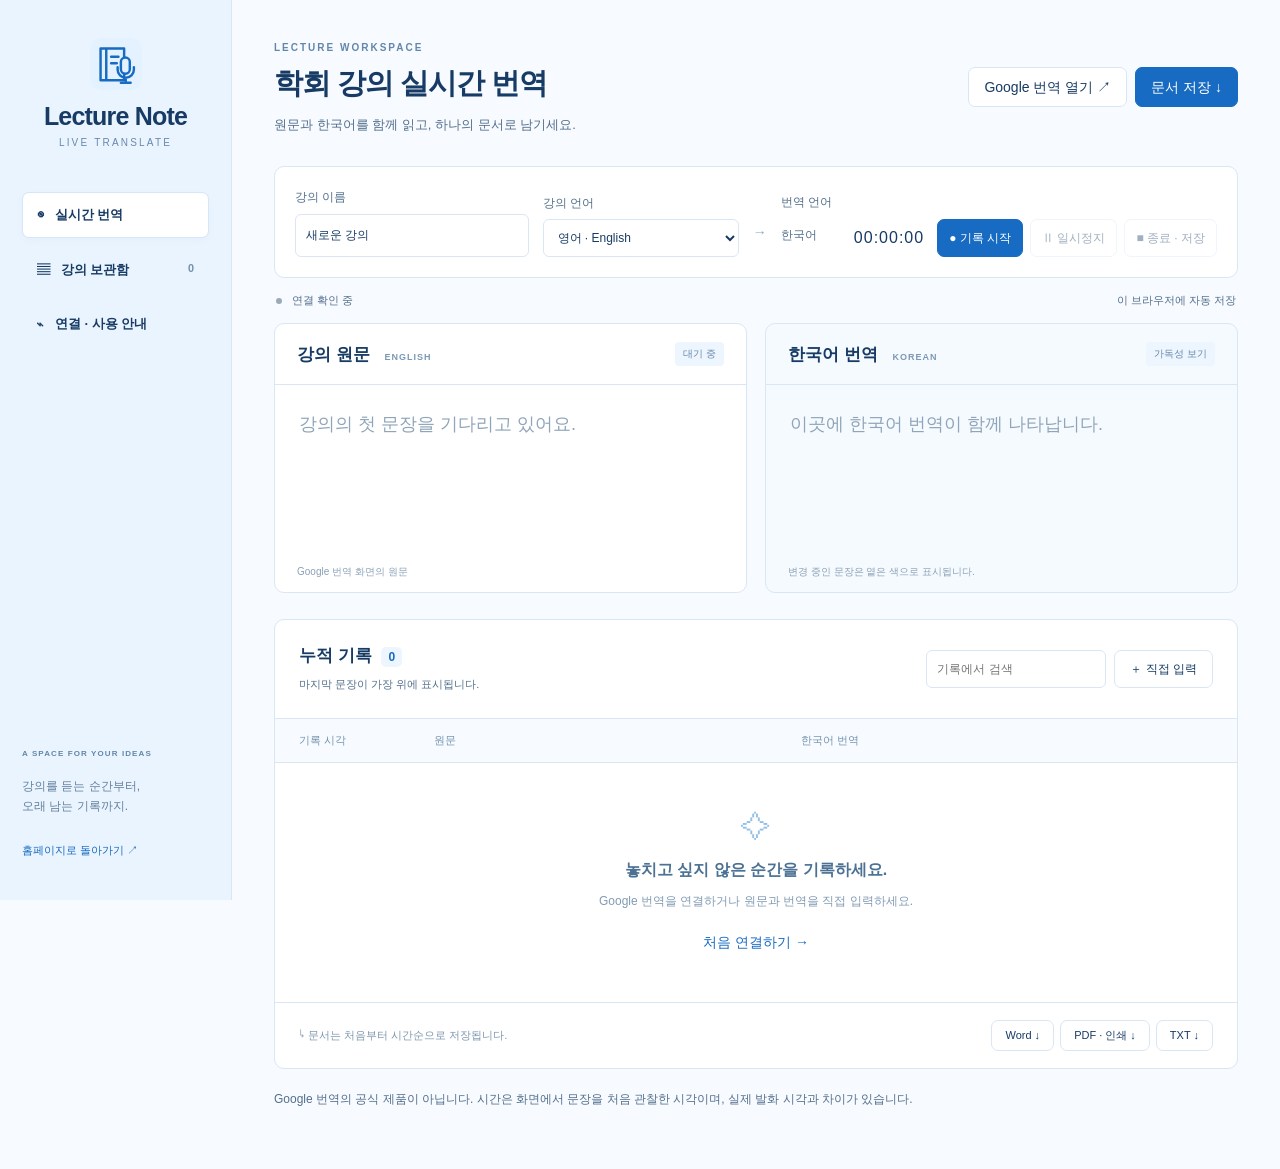
<file: live-translate/index.html>
<!doctype html><html lang="ko"><head><meta charset="UTF-8"><meta name="viewport" content="width=device-width,initial-scale=1"><meta name="theme-color" content="#173b64"><meta name="description" content="Google 번역의 원문과 한국어를 함께 모으는 개인 강의 노트"><title>Lecture Note · Live Translate</title><link rel="icon" href="icon.svg" type="image/svg+xml"><link rel="stylesheet" href="style.css"></head><body>
<aside class="sidebar"><a class="brand" href="./"><img src="icon.svg" alt="노트와 마이크" width="52" height="52"><strong>Lecture Note</strong><span>LIVE TRANSLATE</span></a><nav><button class="nav active" data-view="live">◉ &nbsp; 실시간 번역</button><button class="nav" data-view="library">▤ &nbsp; 강의 보관함 <small id="libraryCount">0</small></button><button class="nav" data-view="help">⌁ &nbsp; 연결 · 사용 안내</button></nav><div class="sidebar-bottom"><span class="eyebrow">A SPACE FOR YOUR IDEAS</span><p>강의를 듣는 순간부터,<br>오래 남는 기록까지.</p><a href="https://mopic59-bit.github.io/">홈페이지로 돌아가기 ↗</a></div></aside>
<main><header><div><span class="eyebrow">LECTURE WORKSPACE</span><h1 id="pageTitle">학회 강의 실시간 번역</h1><p>원문과 한국어를 함께 읽고, 하나의 문서로 남기세요.</p></div><div class="header-actions"><a id="googleLink" class="button" href="https://translate.google.co.kr/?hl=ko&sl=en&tl=ko&op=translate" target="_blank" rel="noopener">Google 번역 열기 ↗</a><button class="primary" id="exportTop">문서 저장 ↓</button></div></header>
<div id="notice" role="status" aria-live="polite"></div>
<section id="liveView"><div class="setup card"><label class="title-field">강의 이름<input id="lectureTitle" maxlength="150" placeholder="새로운 강의" value="새로운 강의"></label><label>강의 언어<select id="language"><option value="en">영어 · English</option><option value="ja">일본어 · 日本語</option><option value="zh-CN">중국어 · 中文</option><option value="ko">한국어</option></select></label><span class="to">→</span><label>번역 언어<div class="target">한국어</div></label><div class="controls"><span id="timer">00:00:00</span><button id="start" class="primary">● 기록 시작</button><button id="pause" disabled>Ⅱ 일시정지</button><button id="stop" disabled>■ 종료 · 저장</button></div></div>
<div class="statusline"><span id="connection"><i></i> 연결 확인 중</span><span id="saveStatus">이 브라우저에 자동 저장</span></div>
<div class="translations"><article class="card transcript"><div class="panel-heading"><h2>강의 원문 <span id="sourceLabel">ENGLISH</span></h2><span class="badge" id="draftBadge">대기 중</span></div><p id="liveSource" class="placeholder">강의의 첫 문장을 기다리고 있어요.</p><div class="panel-foot">Google 번역 화면의 원문</div></article><article class="card transcript korean"><div class="panel-heading"><h2>한국어 번역 <span>KOREAN</span></h2><span class="badge">가독성 보기</span></div><p id="liveTarget" class="placeholder">이곳에 한국어 번역이 함께 나타납니다.</p><div class="panel-foot">변경 중인 문장은 옅은 색으로 표시됩니다.</div></article></div>
<section class="history card"><div class="history-head"><div><h2>누적 기록 <span id="rowCount">0</span></h2><p>마지막 문장이 가장 위에 표시됩니다.</p></div><div class="history-tools"><input id="search" type="search" placeholder="기록에서 검색" aria-label="기록에서 검색"><button id="manual">＋ 직접 입력</button></div></div><div class="columns"><span>기록 시각</span><span>원문</span><span>한국어 번역</span><span></span></div><div id="records"><div class="empty"><span>✧</span><h3>놓치고 싶지 않은 순간을 기록하세요.</h3><p>연결 안내에 따라 확장 프로그램을 설치한 뒤 기록을 시작하세요.</p><button class="text-button" data-view="help">처음 연결하기 →</button></div></div><footer><span>↳ 문서는 처음부터 시간순으로 저장됩니다.</span><div><button data-export="docx">Word ↓</button><button data-export="pdf">PDF · 인쇄 ↓</button><button data-export="txt">TXT ↓</button></div></footer></section><p class="fineprint">Google 번역의 공식 제품이 아닙니다. 시간은 화면에서 문장을 처음 관찰한 시각이며, 실제 발화 시각과 차이가 있습니다.</p></section>
<section id="libraryView" hidden><div class="sectionbar"><h2>내 강의 보관함</h2><div><button id="backup">전체 백업 ↓</button><label class="button">백업 불러오기<input type="file" id="import" accept="application/json,.json" hidden></label><button id="newLecture" class="primary">＋ 새 강의</button></div></div><p class="muted">기록은 현재 기기·브라우저에 저장됩니다. 다른 컴퓨터로 옮길 때는 백업 파일을 사용하세요.</p><div id="library"></div></section>
<section id="helpView" hidden><div class="help-intro card"><span class="eyebrow">ONE-TIME SETUP</span><h2>한 번 연결하면, 강의에만 집중하세요.</h2><p>Google 번역에서 음성을 듣고, Lecture Note에서 원문과 번역을 모읍니다.<br>API 키나 유료 번역 서비스 신청은 필요하지 않습니다. 인터넷 연결은 필요합니다.</p><button class="primary" id="downloadExtension">연결 확장 프로그램 다운로드 ↓</button><span class="muted"> Chrome용 · v1.0.0</span></div><div class="help-grid"><article class="card"><b class="step">01</b><h3>연결 프로그램 설치</h3><p>다운로드한 ZIP 파일을 압축 해제하세요. Chrome 주소창에 <code>chrome://extensions</code>를 입력하고, 오른쪽 위 <b>개발자 모드</b>를 켭니다.</p><p><b>압축해제된 확장 프로그램을 로드합니다</b>에서 <b>Lecture-Note-Bridge</b> 폴더를 선택하세요. 이 페이지를 새로고침하면 연결 상태가 표시됩니다.</p></article><article class="card"><b class="step">02</b><h3>강의 기록 시작</h3><p>강의 이름과 언어를 정하고 <b>기록 시작</b>을 누르세요. 새로 열린 Google 번역 탭에서 <b>마이크 버튼</b>을 눌러 음성 입력을 시작합니다.</p><p>두 창을 나란히 띄우세요. Google의 마이크가 멈추면 다시 눌러야 합니다. 입력 언어는 자동 감지가 아닌 강의 언어로 선택하세요.</p></article><article class="card"><b class="step">03</b><h3>기록 확인 · 저장</h3><p>기록은 최신순, 문서는 시간순입니다. <b>종료 · 저장</b> 후 바로 다음 강의를 시작할 수 있습니다. Google 번역의 마이크도 직접 꺼주세요.</p><p>Word는 .docx 파일, PDF는 인쇄 창에서 <b>PDF로 저장</b>을 선택합니다. 보관함에서 이름 변경·휴지통 이동·백업이 가능합니다.</p></article></div><details class="card" open><summary>사용 전 알아두세요</summary><ul><li>자동 연결은 이 확장 프로그램을 설치한 Chrome에서 지원합니다. Safari에서는 저장된 기록 보기·직접 입력·문서 저장을 사용할 수 있습니다. 브라우저끼리 기록이 자동 공유되지는 않습니다.</li><li>Google은 음성 인식의 최종 확정 신호를 제공하지 않습니다. 화면이 2.2초 이상 바뀌지 않으면 안정된 기록으로 표시하며 이후 수정될 수 있습니다.</li><li>원문과 번역의 문장 수가 같으면 문장별로, 다르면 정확한 대응을 임의로 만들지 않고 한 구간으로 저장합니다. 문장별 시간은 처음 관찰한 시각입니다. 한 구간으로 합쳐질 때는 구간의 첫 관찰 시각을 사용합니다.</li><li>Google 입력창을 비우면 새 구간이 됩니다. 5,000자 제한에 가까워지면 기존 내용이 저장된 것을 확인하고 Google에서 원문 삭제 후 음성 입력을 다시 시작하세요.</li><li>Google 화면 구조가 바뀌면 연결이 중단될 수 있습니다. 이 경우 직접 입력으로 원문과 번역을 보존할 수 있습니다.</li><li>음성 파일 자체는 저장하지 않습니다. Google로 보낸 음성·텍스트는 Google 서비스에서 처리되며, Lecture Note 기록은 현재 브라우저에만 저장됩니다. 공개 GitHub 저장소에는 강의 내용을 전송하지 않습니다.</li><li>페이지를 닫거나 연결이 끊기면 최대 15초 안에 수집을 중단합니다. 시크릿 모드나 사이트 데이터 삭제로 기록이 사라질 수 있으니 중요한 강의는 백업하세요.</li></ul></details></section>
</main><dialog id="editor"><form method="dialog"><div class="dialog-heading"><h2 id="editorTitle">기록 직접 입력</h2><button value="cancel" aria-label="닫기">×</button></div><label>원문<textarea id="editSource" required rows="4"></textarea></label><label>한국어 번역<textarea id="editTarget" rows="4"></textarea></label><div class="dialog-actions"><button value="cancel">취소</button><button id="saveEdit" class="primary" value="save">저장</button></div></form></dialog><dialog id="exportDialog"><h2>강의를 문서로 저장</h2><p>첫 문장부터 시간순으로 원문과 번역을 함께 저장합니다.</p><div class="export-options"><button data-export="docx">Word (.docx) ↓</button><button data-export="pdf">PDF · 인쇄 ↓</button><button data-export="txt">텍스트 (.txt) ↓</button></div><button id="closeExport">닫기</button></dialog><div id="printArea"></div><script type="module" src="app.mjs"></script></body></html>
</file>
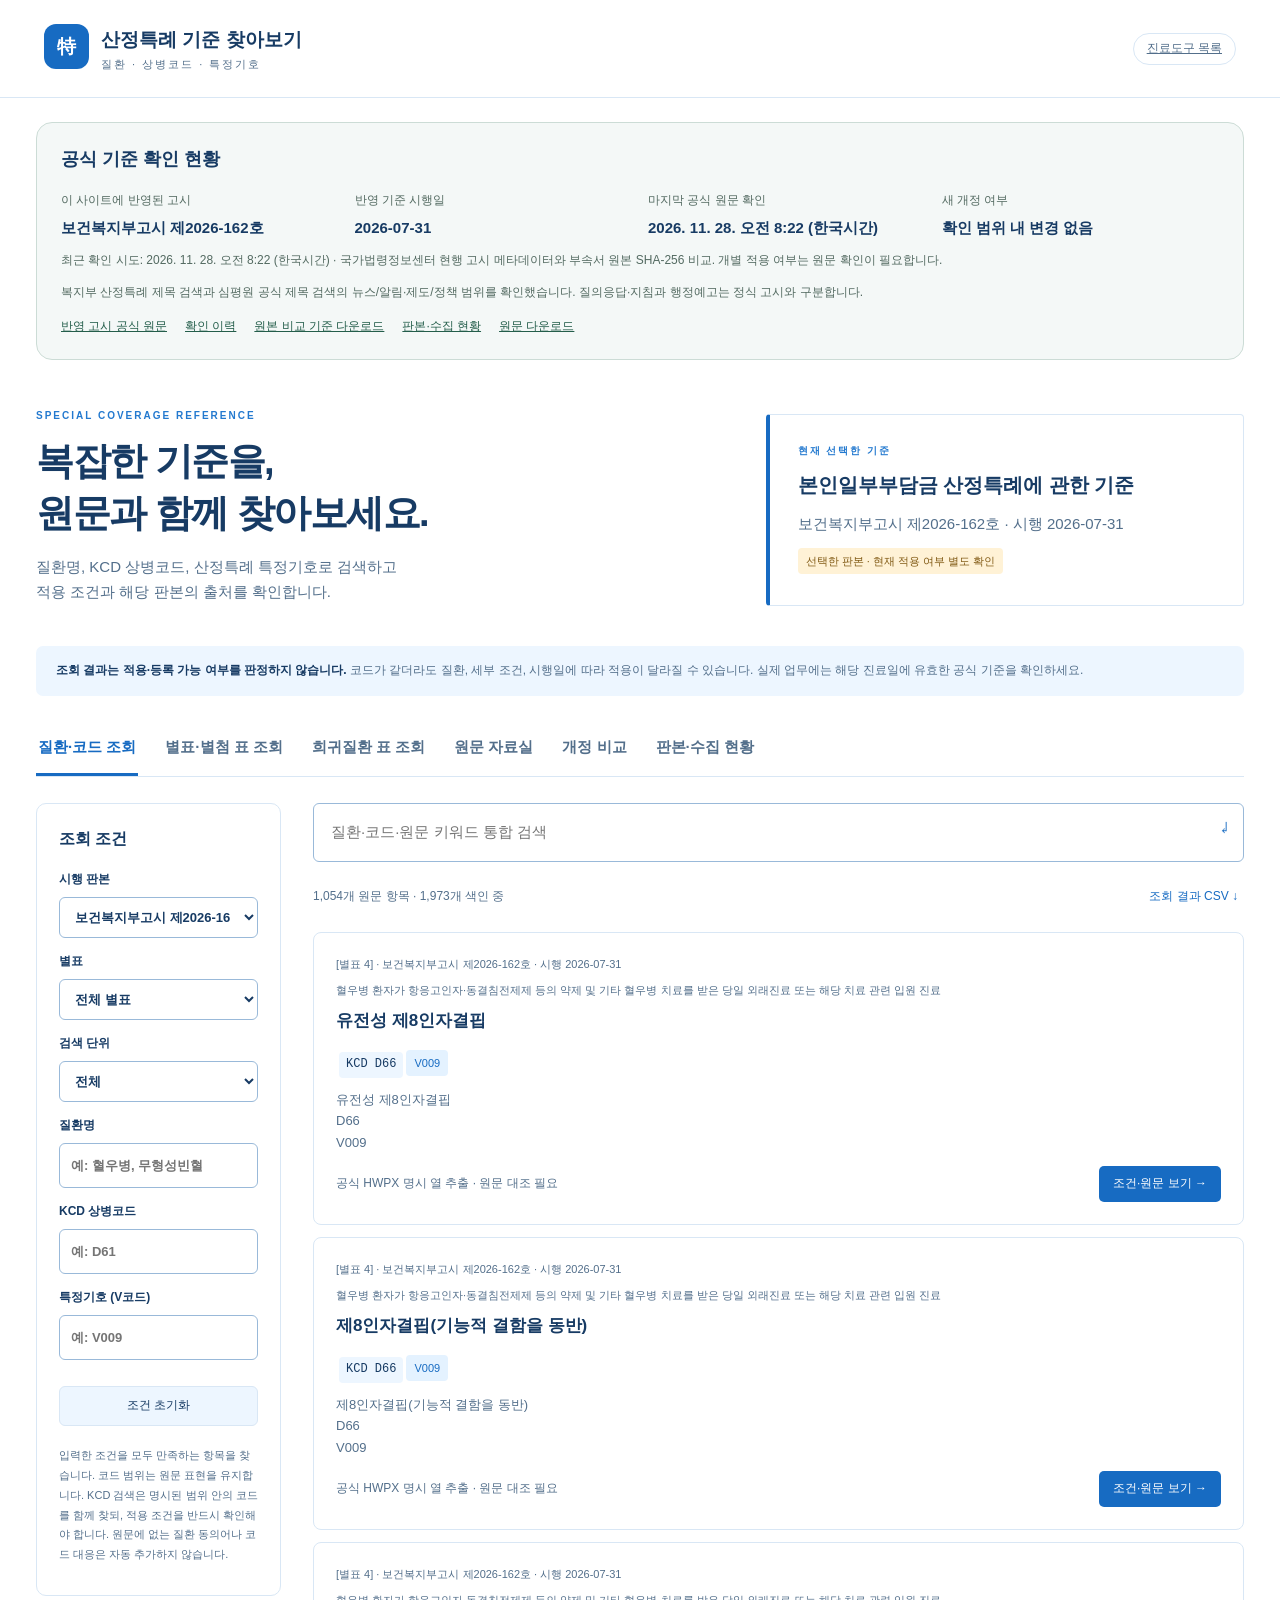
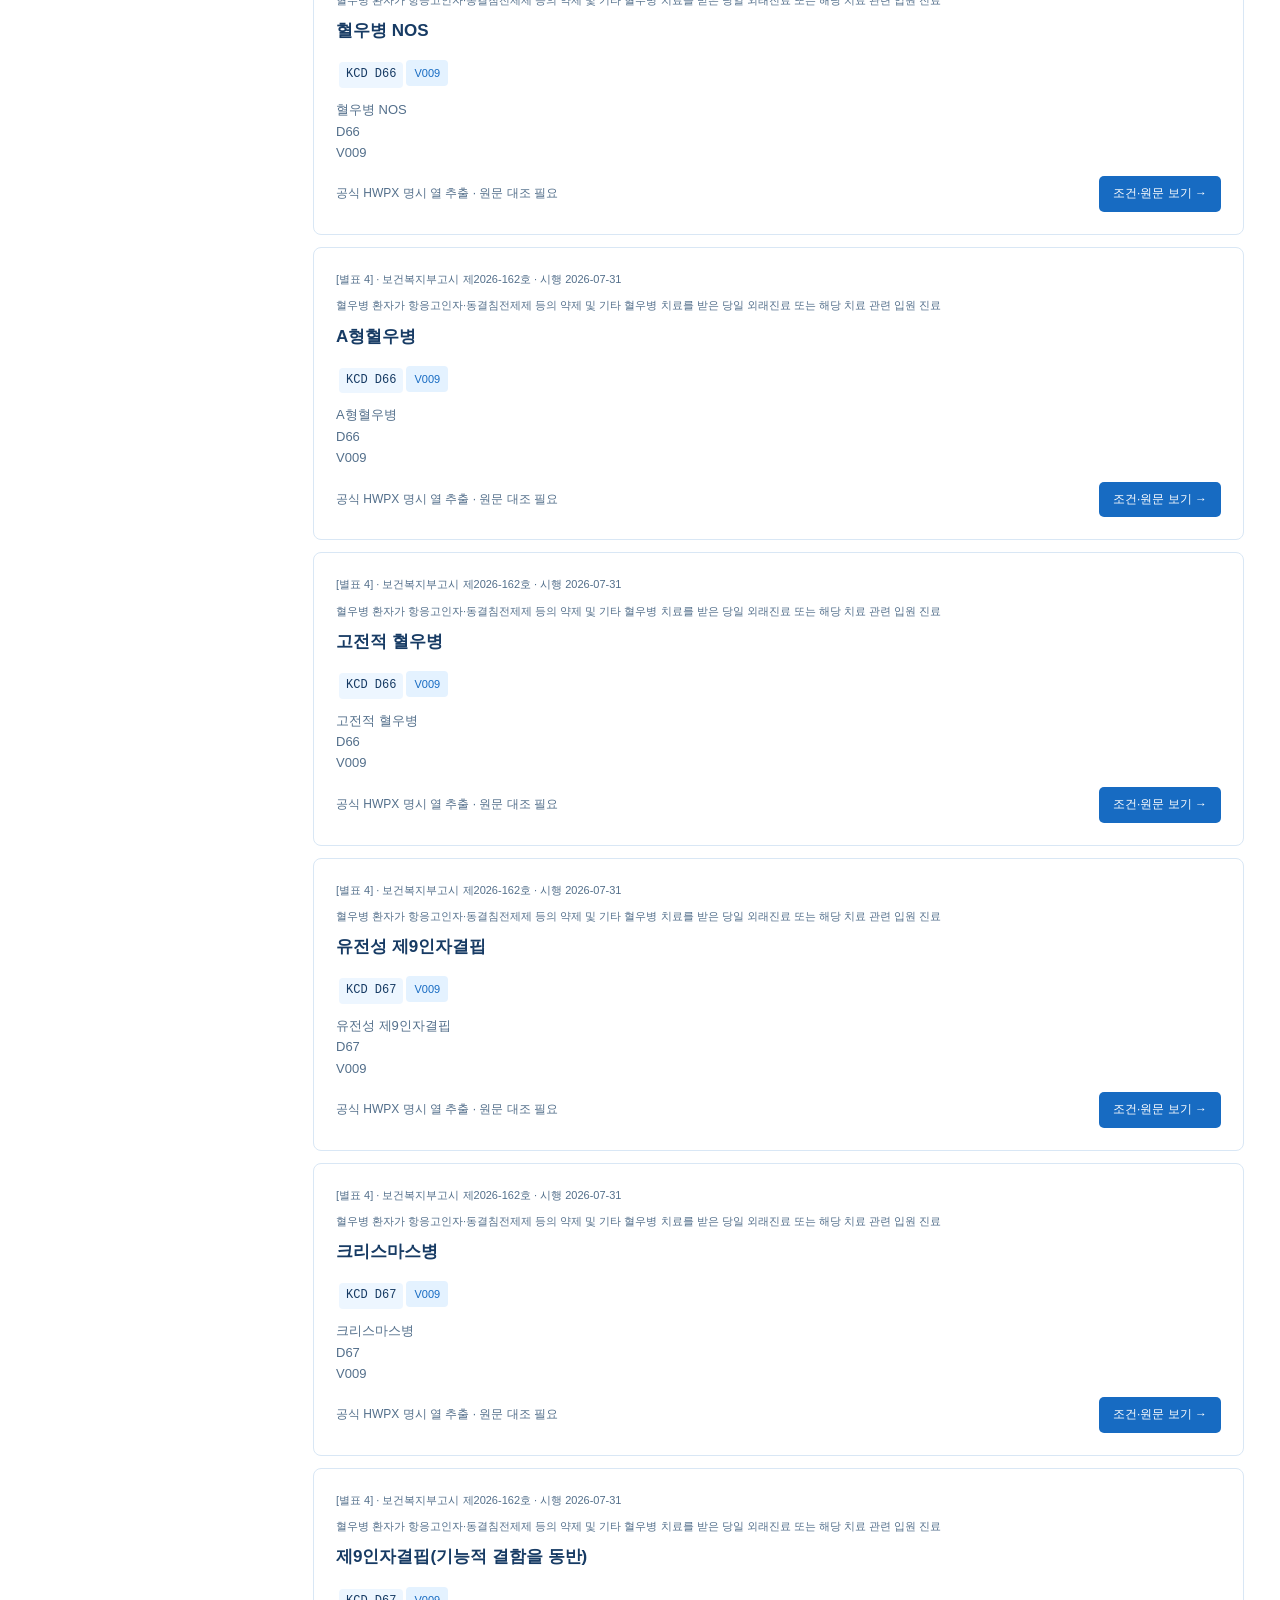
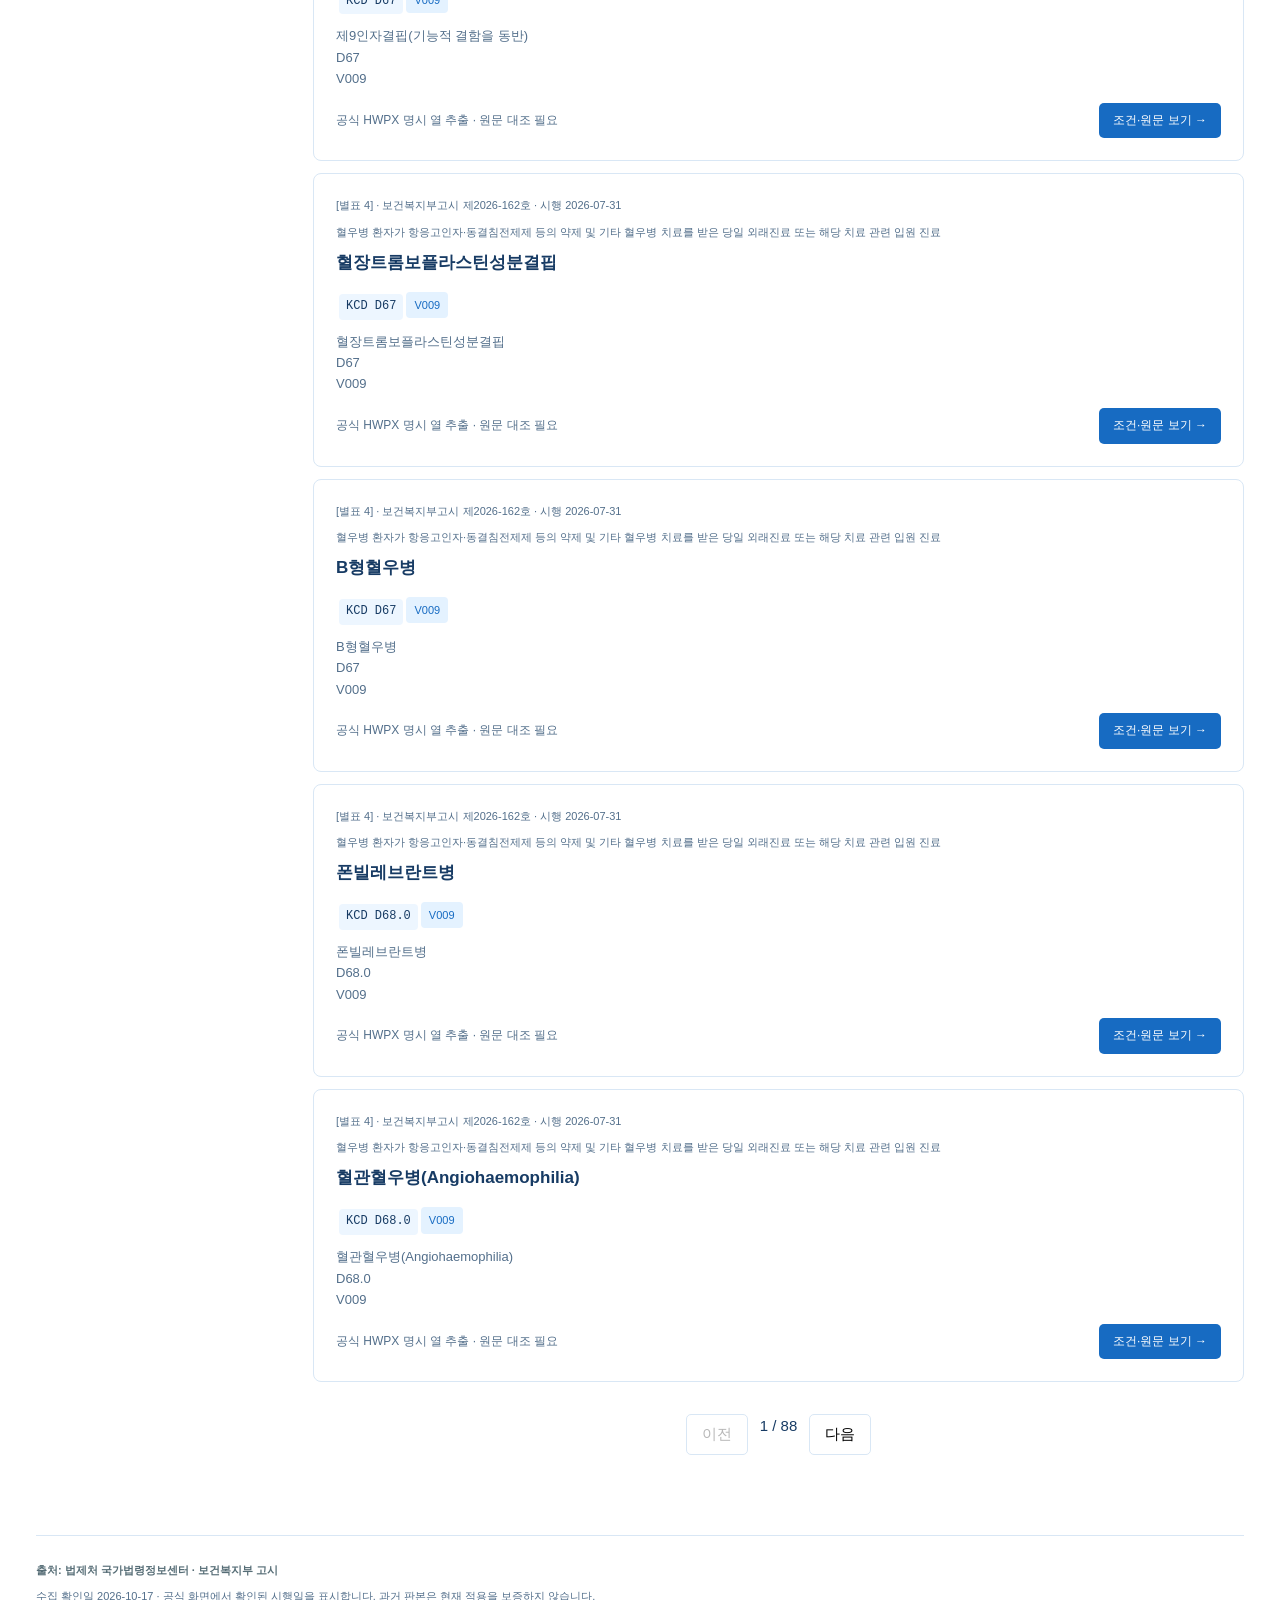
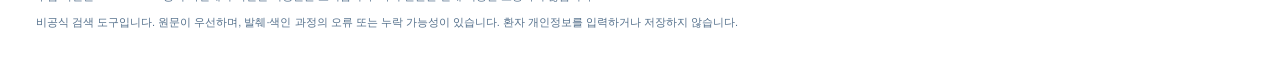
<file: clinical-tools/coverage/index.html>
<!doctype html><html lang="ko"><head><meta charset="UTF-8"><meta name="viewport" content="width=device-width,initial-scale=1"><title>산정특례 기준 찾아보기</title><link rel="stylesheet" href="style.css?v=annex-20261017-2"><link rel="stylesheet" href="revision-status.css?v=1"></head><body><header><div class="brand"><span class="logo">特</span><div>산정특례 기준 찾아보기<small>질환 · 상병코드 · 특정기호</small></div></div><a class="private" href="/index.html#clinical-tools">진료도구 목록</a></header><main><section id="revision-status" class="revision-panel" aria-label="공식 기준 확인 현황"><h2>기준 확인 현황</h2><p>공식 확인 기록 불러오는 중…</p></section><section class="intro"><div><div class="eyebrow">SPECIAL COVERAGE REFERENCE</div><h1>복잡한 기준을,<br>원문과 함께 찾아보세요.</h1><p>질환명, KCD 상병코드, 산정특례 특정기호로 검색하고<br class="desktop"> 적용 조건과 해당 판본의 출처를 확인합니다.</p></div><aside><div class="eyebrow">현재 선택한 기준</div><h2 id="edition-title">자료 불러오는 중</h2><p id="edition-meta"></p><span class="tag amber">선택한 판본 · 현재 적용 여부 별도 확인</span></aside></section><div class="notice"><strong>조회 결과는 적용·등록 가능 여부를 판정하지 않습니다.</strong> 코드가 같더라도 질환, 세부 조건, 시행일에 따라 적용이 달라질 수 있습니다. 실제 업무에는 해당 진료일에 유효한 공식 기준을 확인하세요.</div><nav aria-label="화면 선택"><button data-tab="search" class="active">질환·코드 조회</button><button data-tab="tables">별표·별첨 표 조회</button><button data-tab="rare">희귀질환 표 조회</button><button data-tab="files">원문 자료실</button><button data-tab="compare">개정 비교</button><button data-tab="history">판본·수집 현황</button></nav><section id="search-view"><div class="workspace"><aside class="filters"><h2>조회 조건</h2><label>시행 판본<select id="version"></select></label><label>별표<select id="annex"><option value="">전체 별표</option></select></label><label>검색 단위<select id="unit"><option value="">전체</option><option value="detail">세부 항목만</option><option value="document">문서 전체만</option></select></label><label>질환명<input id="disease" placeholder="예: 혈우병, 무형성빈혈" autocomplete="off"></label><label>KCD 상병코드<input id="kcd" placeholder="예: D61" autocomplete="off"></label><label>특정기호 (V코드)<input id="vcode" placeholder="예: V009" autocomplete="off"></label><button id="reset" class="secondary">조건 초기화</button><p class="hint">입력한 조건을 모두 만족하는 항목을 찾습니다. 코드 범위는 원문 표현을 유지합니다. KCD 검색은 명시된 범위 안의 코드를 함께 찾되, 적용 조건을 반드시 확인해야 합니다. 원문에 없는 질환 동의어나 코드 대응은 자동 추가하지 않습니다.</p></aside><div class="results"><div class="searchbar"><input id="query" aria-label="전체 내용 검색" placeholder="질환·코드·원문 키워드 통합 검색"><span>↵</span></div><div class="result-heading"><p id="count" aria-live="polite"></p><button id="export" class="textbutton">조회 결과 CSV ↓</button></div><div id="records"></div><div id="pages"></div></div></div></section><section id="tables-view" hidden><div class="section-heading"><div><div class="eyebrow">별표 · 별첨 독립 조회</div><h2 id="table-title">원문 표 조회</h2><p>표를 선택하고, 원문의 열과 병합 조건을 함께 확인하세요.</p></div></div><div class="annex-selectors"><label>별표·별첨<select id="table-family"></select></label><label>시행 판본 · 당시 원문 제목<select id="table-version"></select></label></div><p class="detail-note" id="table-coverage"></p><div id="table-meta"></div><div class="annex-filterbox"><label>표 안의 전체 내용<input id="table-query" placeholder="상병 · 수술 · 약제 · 적용 조건" autocomplete="off"></label><div id="table-fields"></div><button id="table-reset" class="secondary">조건 초기화</button><p class="detail-note">검색은 입력한 조건을 모두 만족하는 원문 행을 표시합니다. 항목별 검색은 원문의 제목·열로 구분할 수 있는 항목만 제공합니다. 이름과 코드가 함께 적힌 복합 셀은 나누지 않고 같은 셀 안에서 찾습니다. 검색 결과가 질환·수술·약제의 1:1 대응이나 적용 가능 여부를 의미하지 않습니다.</p></div><div class="annex-hit-controls"><p id="table-count" aria-live="polite"></p><div><button id="table-prev-hit" class="secondary">이전 일치 행</button><button id="table-next-hit" class="secondary">다음 일치 행</button><span id="table-hit-position" aria-live="polite"></span></div></div><div id="table-empty" class="warnbox" hidden>일치하는 원문 행이 없습니다. 검색어를 줄여 보세요. 검색되지 않는다는 이유로 비대상이라고 판단할 수 없습니다.</div><p class="detail-note">검색한 행은 노란색으로 표시합니다. 앞뒤 조건을 놓치지 않도록 표 전체와 표 밖의 주석을 원문 순서로 유지합니다. 넓은 표는 가로로 밀어 확인하세요.</p><div id="annex-tables"></div><p class="detail-note"><a href="annex-source-audit.json" download>판본별 원문 대조·표 구조 검증 내역 JSON ↓</a></p></section><section id="rare-view" hidden><div class="section-heading"><div><div class="eyebrow">별표 4 · 독립 조회</div><h2>희귀질환자 산정특례 대상</h2><p>원문의 행·열과 병합된 셀을 유지해 상병명, 상병코드, 특정기호를 함께 확인합니다.</p></div></div><div class="rare-controls"><label>시행 판본<select id="rare-version"></select></label><label>질환명·적용 조건<input id="rare-disease" placeholder="예: 혈우병, 유전성" autocomplete="off"></label><label>KCD 상병코드<input id="rare-kcd" placeholder="예: D66" autocomplete="off"></label><label>특정기호 (V코드)<input id="rare-vcode" placeholder="예: V009" autocomplete="off"></label><button id="rare-reset" class="secondary">조건 초기화</button></div><p class="detail-note" id="rare-coverage"></p><div id="rare-meta"></div><details class="rare-common" open><summary>공통 적용 조건 · 원문 문구</summary><div id="rare-common"></div></details><div class="rare-result-heading"><p id="rare-count" aria-live="polite"></p><span class="detail-note">가로로 밀어 전체 열을 확인하세요.</span></div><div id="rare-tables"></div><p class="detail-note">표의 병합 범위는 원문 기준입니다. 여러 질환·코드가 함께 있는 셀은 원문 그대로 표시하며, 개별 1:1 관계로 나누지 않습니다. 빈 셀도 임의의 코드로 채우지 않습니다.</p></section><section id="files-view" hidden><div class="section-heading"><div><h2>원문 자료실</h2><p>실제 확보한 파일은 그대로 내려받고, 미확보 자료는 공식 출처에서 확인합니다.</p></div><a id="all-download" class="primary" hidden>확보 파일 ZIP ↓</a></div><div id="zip-parts" class="zip-parts"></div><div class="file-filters"><input id="file-query" aria-label="자료실 검색" placeholder="별표명 · 고시번호 · 발령연도 검색"><select id="file-status" aria-label="파일 수집 상태"><option value="">전체 상태</option><option value="downloaded">확보 원본</option><option value="missing">미확보</option></select></div><p id="file-count"></p><div id="files"></div><div id="file-pages"></div></section><section id="compare-view" hidden><div class="section-heading"><div><h2>판본별 원문 비교</h2><p>같은 번호의 부속서 원문을 비교합니다. 자동 비교는 법적 개정 판단이 아닌 참고용입니다.</p></div></div><div class="file-filters"><label>비교 전 판본<select id="compare-before"></select></label><label>비교 후 판본<select id="compare-after"></select></label></div><div class="warnbox">별표의 신설·이동·통합은 추가 또는 삭제로 표시될 수 있습니다. 시행일이 확인되지 않은 판본으로 적용 시점을 판단하지 마세요. 문서에 없는 것은 미수집·추출 누락일 수 있으며, 법적 폐지와 다릅니다.</div><div id="comparison"></div></section><section id="history-view" hidden><div class="section-heading"><div><h2>판본과 수집 범위</h2><p>과거 고시를 현행 기준으로 오인하지 않도록 판본별 수집·검증 상태를 구분합니다.</p></div></div><div id="coverage"></div><p><a href="files/source-manifest.json" download>파일별 출처·수집 내역 JSON 다운로드 ↓</a></p><h3>확인된 판본</h3><div id="versions"></div><h3>수집 기록</h3><div id="ledger"></div></section><footer><strong>출처: 법제처 국가법령정보센터 · 보건복지부 고시</strong><p id="footer-meta"></p><p>비공식 검색 도구입니다. 원문이 우선하며, 발췌·색인 과정의 오류 또는 누락 가능성이 있습니다. 환자 개인정보를 입력하거나 저장하지 않습니다.</p></footer></main><dialog id="detail"><div class="dialog-top"><span class="eyebrow">원문 기반 상세 정보</span><button id="close" aria-label="닫기">✕</button></div><div id="detail-body"></div></dialog><script type="module" src="app.js?v=annex-20261017-2"></script><script type="module" src="revision-status.js?v=1"></script></body></html>
</file>
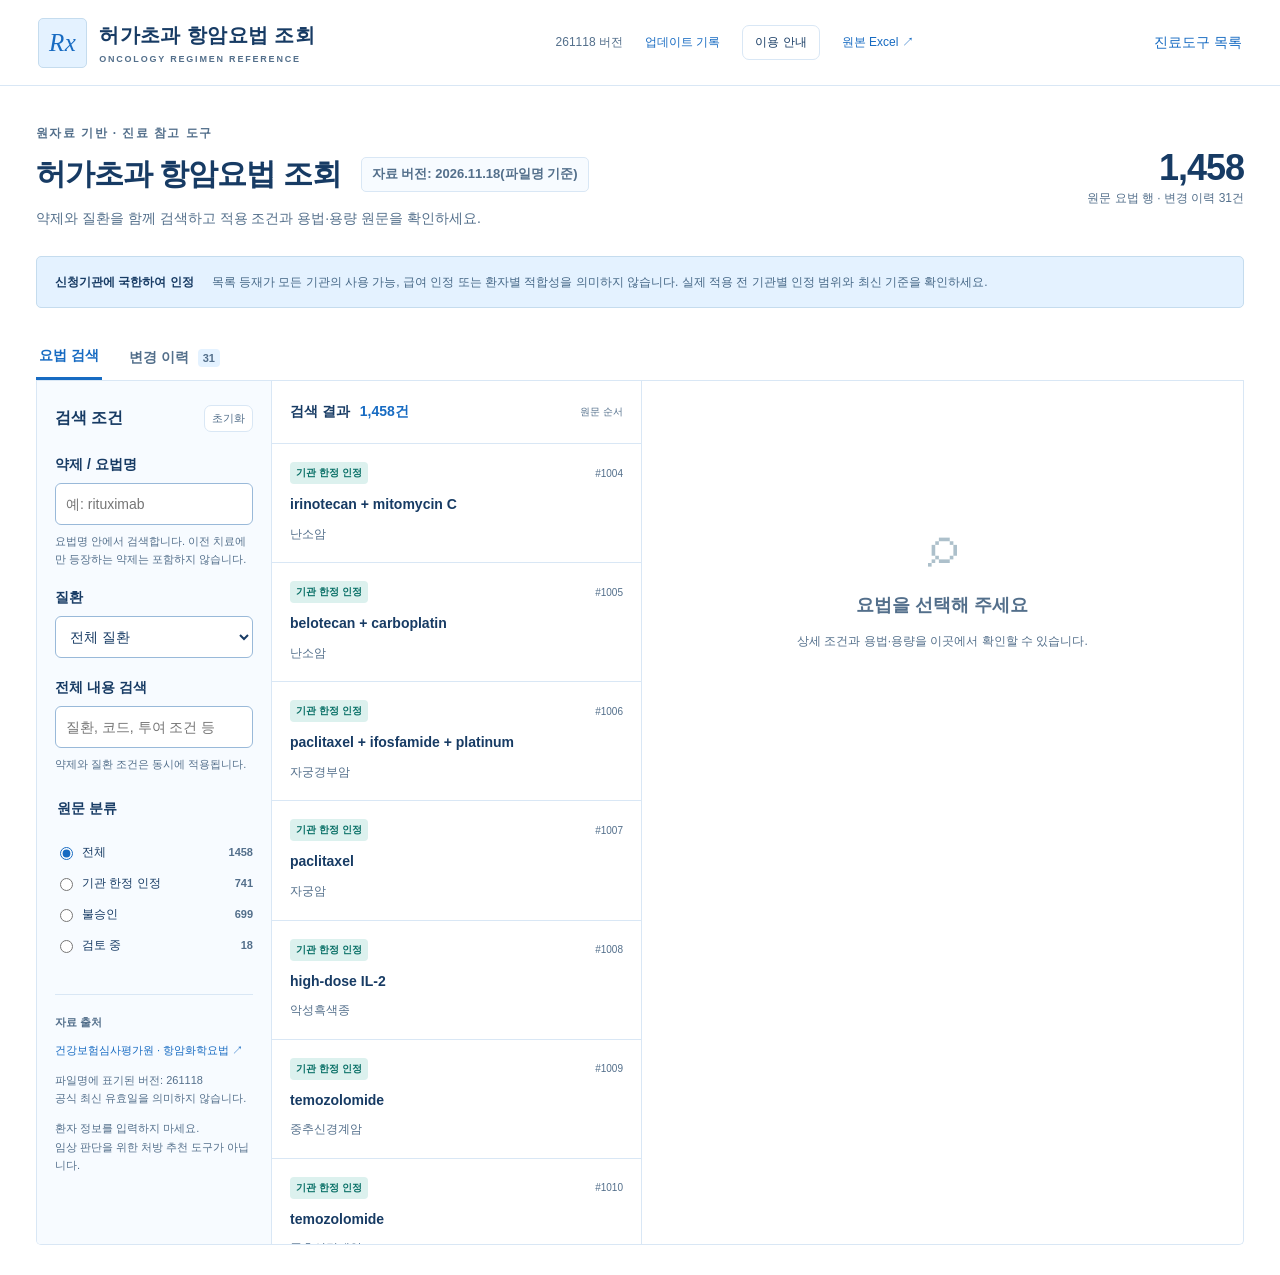
<file: clinical-tools/regimens/index.html>
<!doctype html><html lang="ko"><head><meta charset="UTF-8"><meta name="viewport" content="width=device-width,initial-scale=1"><title>허가초과 항암요법 조회</title><meta name="description" content="약제·질환별 원자료 기반 항암요법 조회"><link rel="stylesheet" href="style.css?v=filename-date-1"></head><body><header><a class="brand" href="./"><span class="logo">Rx</span><span>허가초과 항암요법 조회<small>ONCOLOGY REGIMEN REFERENCE</small></span></a><div class="header-right"><span><span id="versionToken">261012</span> 버전</span><a href="updates.html">업데이트 기록</a><button id="guideBtn">이용 안내</button><a href="download.html">원본 Excel ↗</a></div><a href="/index.html#clinical-tools">진료도구 목록</a></header><main><section class="intro"><div><span class="eyebrow">원자료 기반 · 진료 참고 도구</span><div class="title-row"><h1>허가초과 항암요법 조회</h1><span id="sourceVersionDate" class="source-version-date" aria-live="polite">자료 버전: 확인 필요(파일명 기준)</span></div><p>약제와 질환을 함께 검색하고 적용 조건과 용법·용량 원문을 확인하세요.</p></div><div class="total"><strong id="total">1,431</strong><span>원문 요법 행 · 변경 이력 <span id="historyCount">31</span>건</span></div></section><div class="notice"><b>신청기관에 국한하여 인정</b><span>목록 등재가 모든 기관의 사용 가능, 급여 인정 또는 환자별 적합성을 의미하지 않습니다. 실제 적용 전 기관별 인정 범위와 최신 기준을 확인하세요.</span></div><nav class="tabs" aria-label="자료 종류"><button data-view="records" class="active">요법 검색</button><button data-view="history">변경 이력 <span>31</span></button></nav><section class="workspace"><aside class="filters"><div class="filter-title"><h2>검색 조건</h2><button id="reset">초기화</button></div><label for="drug">약제 / 요법명</label><input id="drug" placeholder="예: rituximab" autocomplete="off"><small>요법명 안에서 검색합니다. 이전 치료에만 등장하는 약제는 포함하지 않습니다.</small><label for="disease">질환</label><select id="disease"><option value="">전체 질환</option></select><label for="query">전체 내용 검색</label><input id="query" placeholder="질환, 코드, 투여 조건 등"><small>약제와 질환 조건은 동시에 적용됩니다.</small><fieldset id="statusGroup"><legend>원문 분류</legend><label><input type="radio" name="status" value="all" checked> 전체 <b>1,431</b></label><label><input type="radio" name="status" value="recognized"> 기관 한정 인정 <b>737</b></label><label><input type="radio" name="status" value="rejected"> 불승인 <b>685</b></label><label><input type="radio" name="status" value="pending"> 검토 중 <b>9</b></label></fieldset><div class="source-mini"><b>자료 출처</b><p><a href="https://www.hira.or.kr/bbsDummy.do?brdBltNo=8&amp;brdScnBltNo=4&amp;pgmid=HIRAA030023030000" target="_blank" rel="noopener">건강보험심사평가원 · 항암화학요법 ↗</a></p><p>파일명에 표기된 버전: <span id="sideVersion">261012</span><br>공식 최신 유효일을 의미하지 않습니다.</p><p>환자 정보를 입력하지 마세요.<br>임상 판단을 위한 처방 추천 도구가 아닙니다.</p></div></aside><section class="results"><div class="result-heading"><h2>검색 결과 <span id="count" aria-live="polite"></span></h2><span id="resultHint">원문 순서</span></div><div id="list" role="list"></div></section><article class="detail" id="detail" tabindex="-1"><div class="empty"><span>⌕</span><h2>요법을 선택해 주세요</h2><p>상세 조건과 용법·용량을 이곳에서 확인할 수 있습니다.</p></div></article></section></main><dialog id="guide"><button class="close" id="closeGuide" aria-label="안내 닫기">닫기 ×</button><h2>자료와 이용 안내</h2><p>원문 각 행을 유지했습니다. 같은 코드라도 조건이 다르면 별도 항목입니다. 검색 결과가 없다고 불승인이나 사용 불가를 의미하지는 않습니다.</p><h3>자료 범위</h3><p>인정 737행, 불승인 685행, 검토 중 9행, 변경 이력 31행. 용법·용량과 부담률은 원문 표기를 유지합니다. 원문 오류가 의심되는 항목은 별도로 표시합니다.</p><h3>원문 안내</h3><div id="guideContent" class="pre"></div></dialog><script type="module" src="app.js?v=filename-date-1"></script></body></html>
</file>
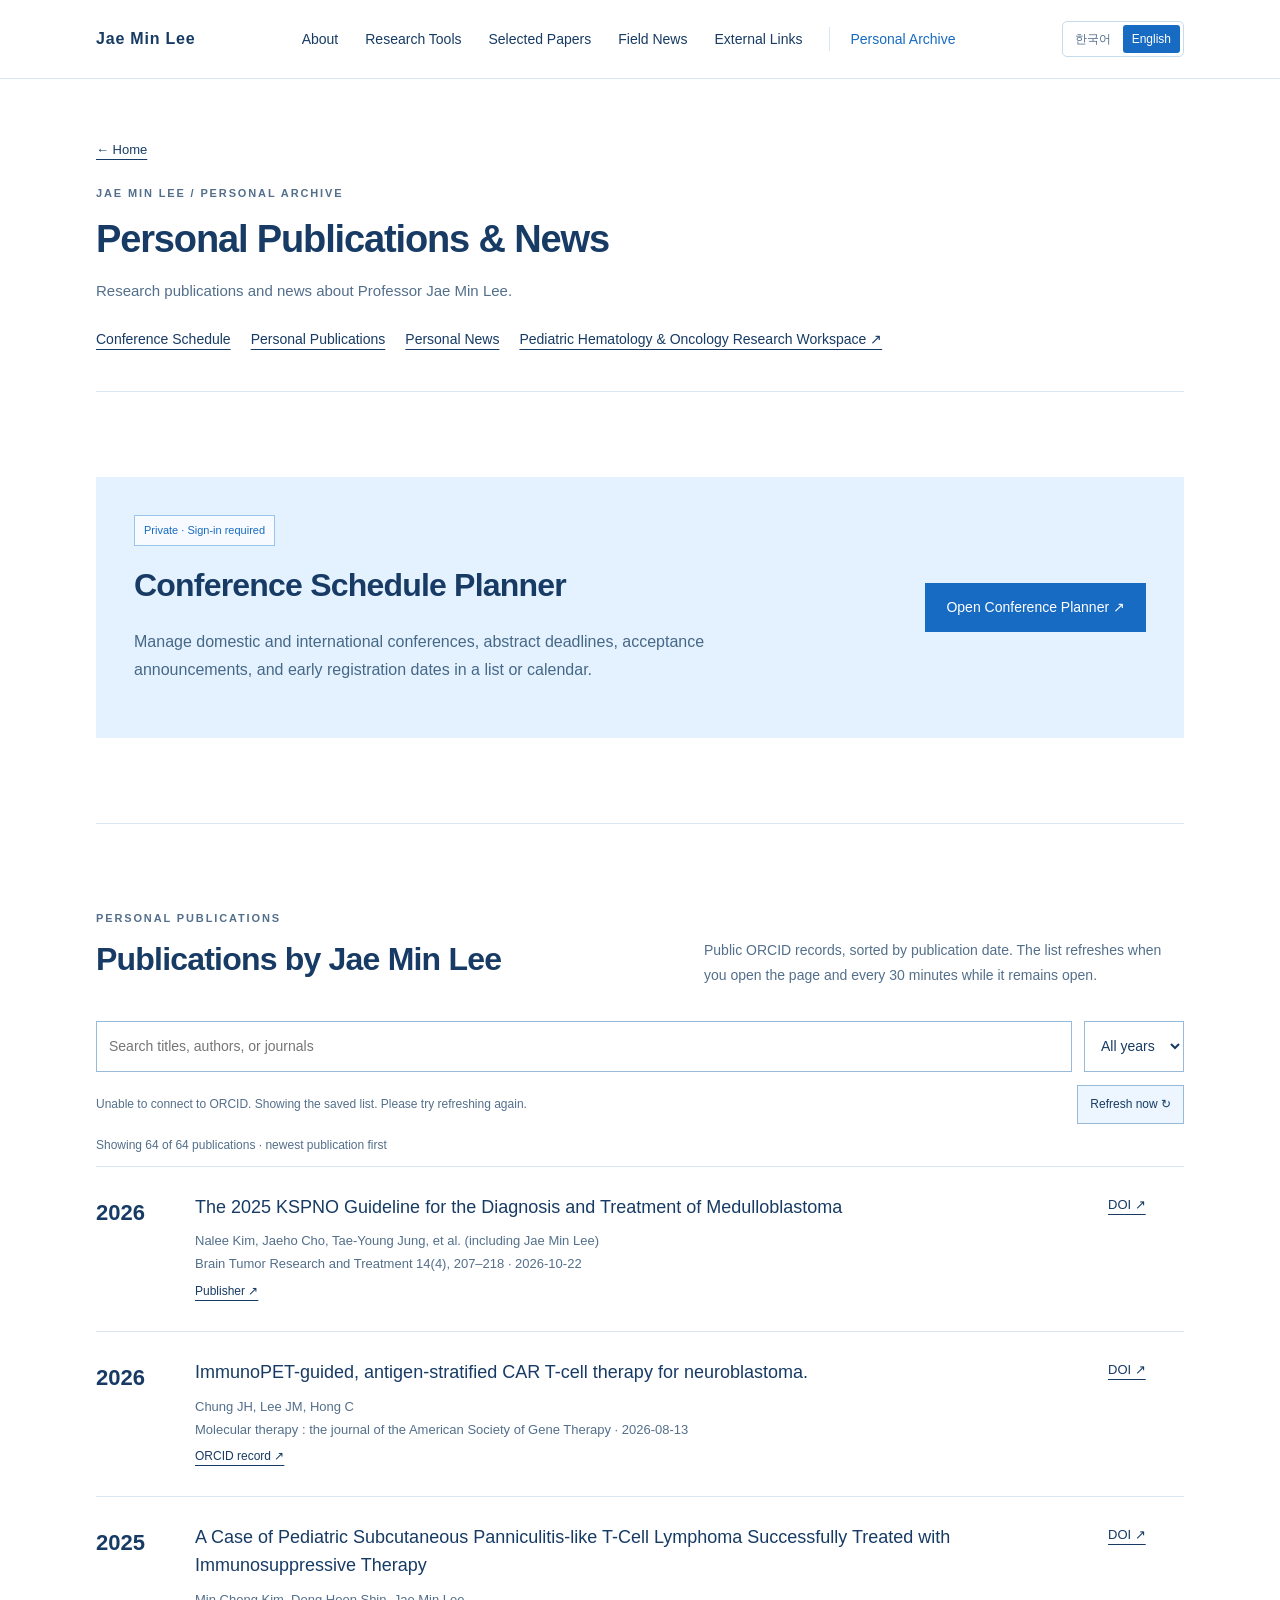
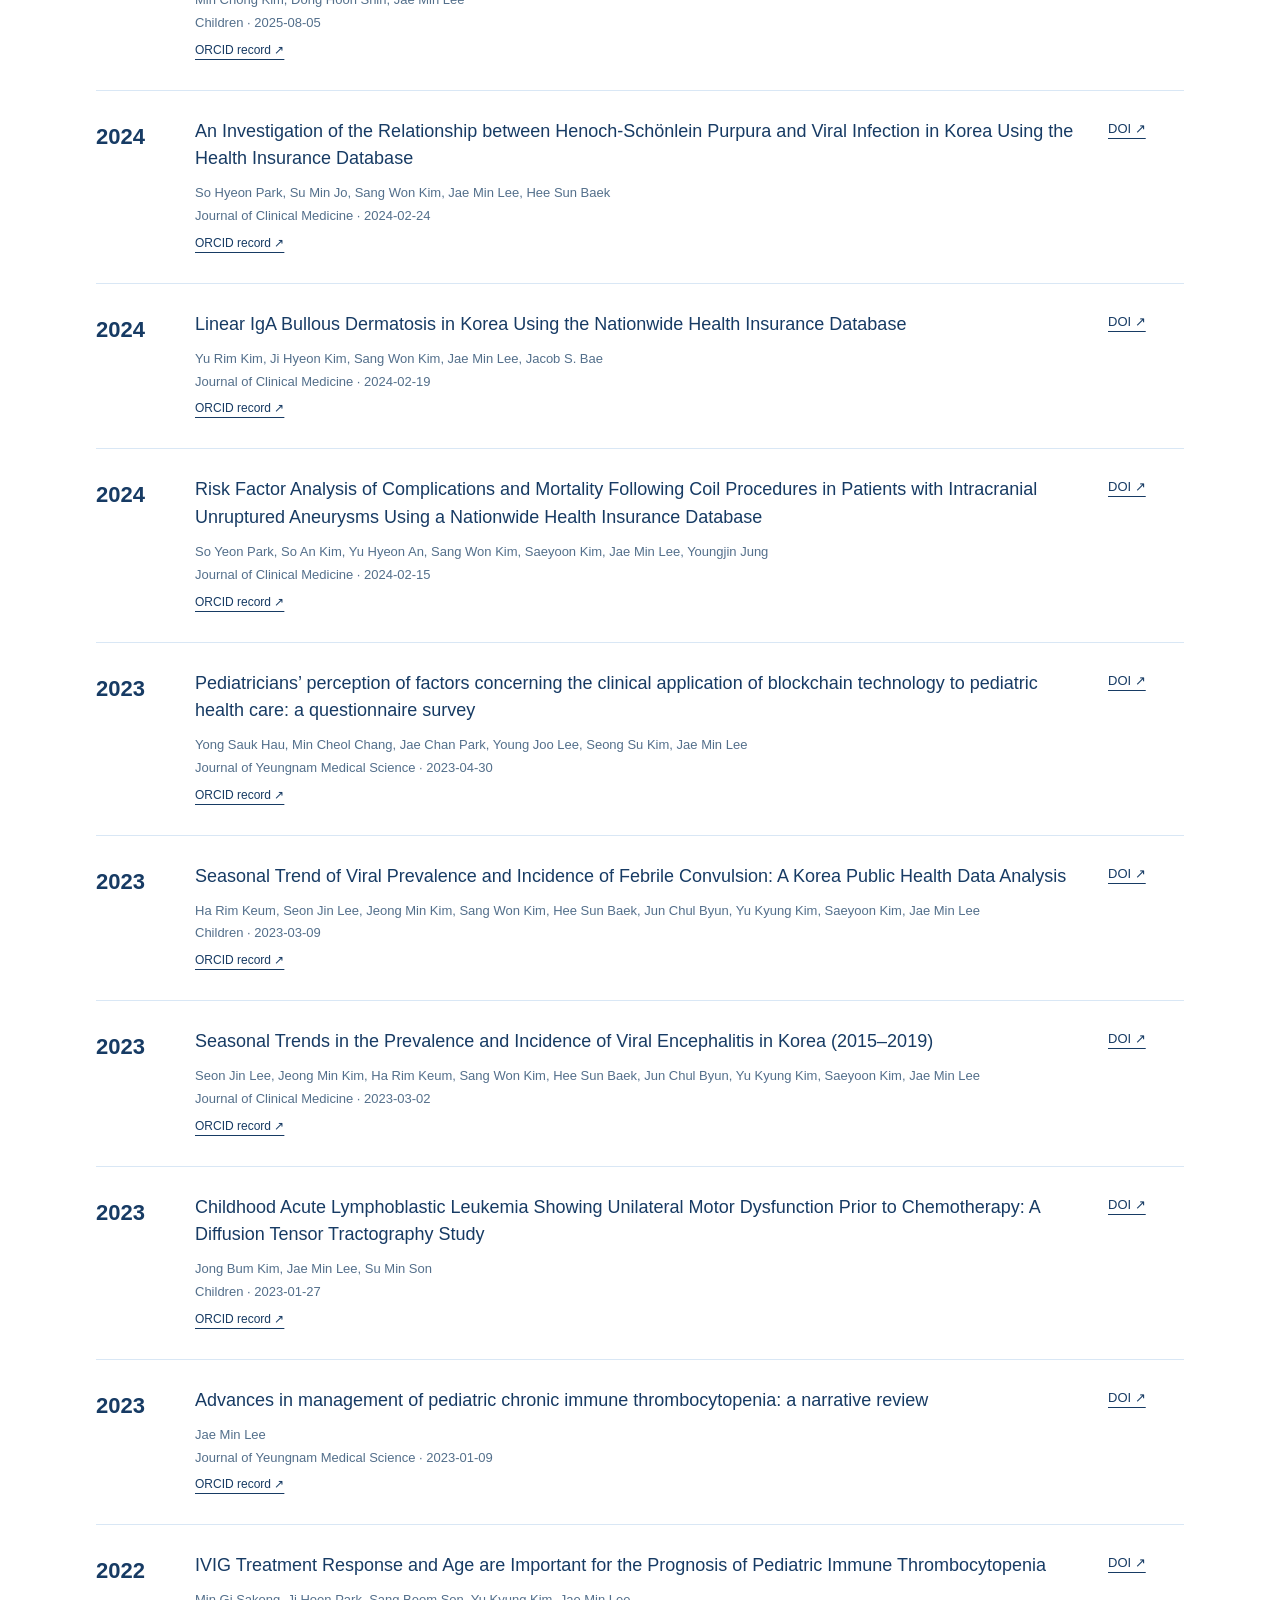
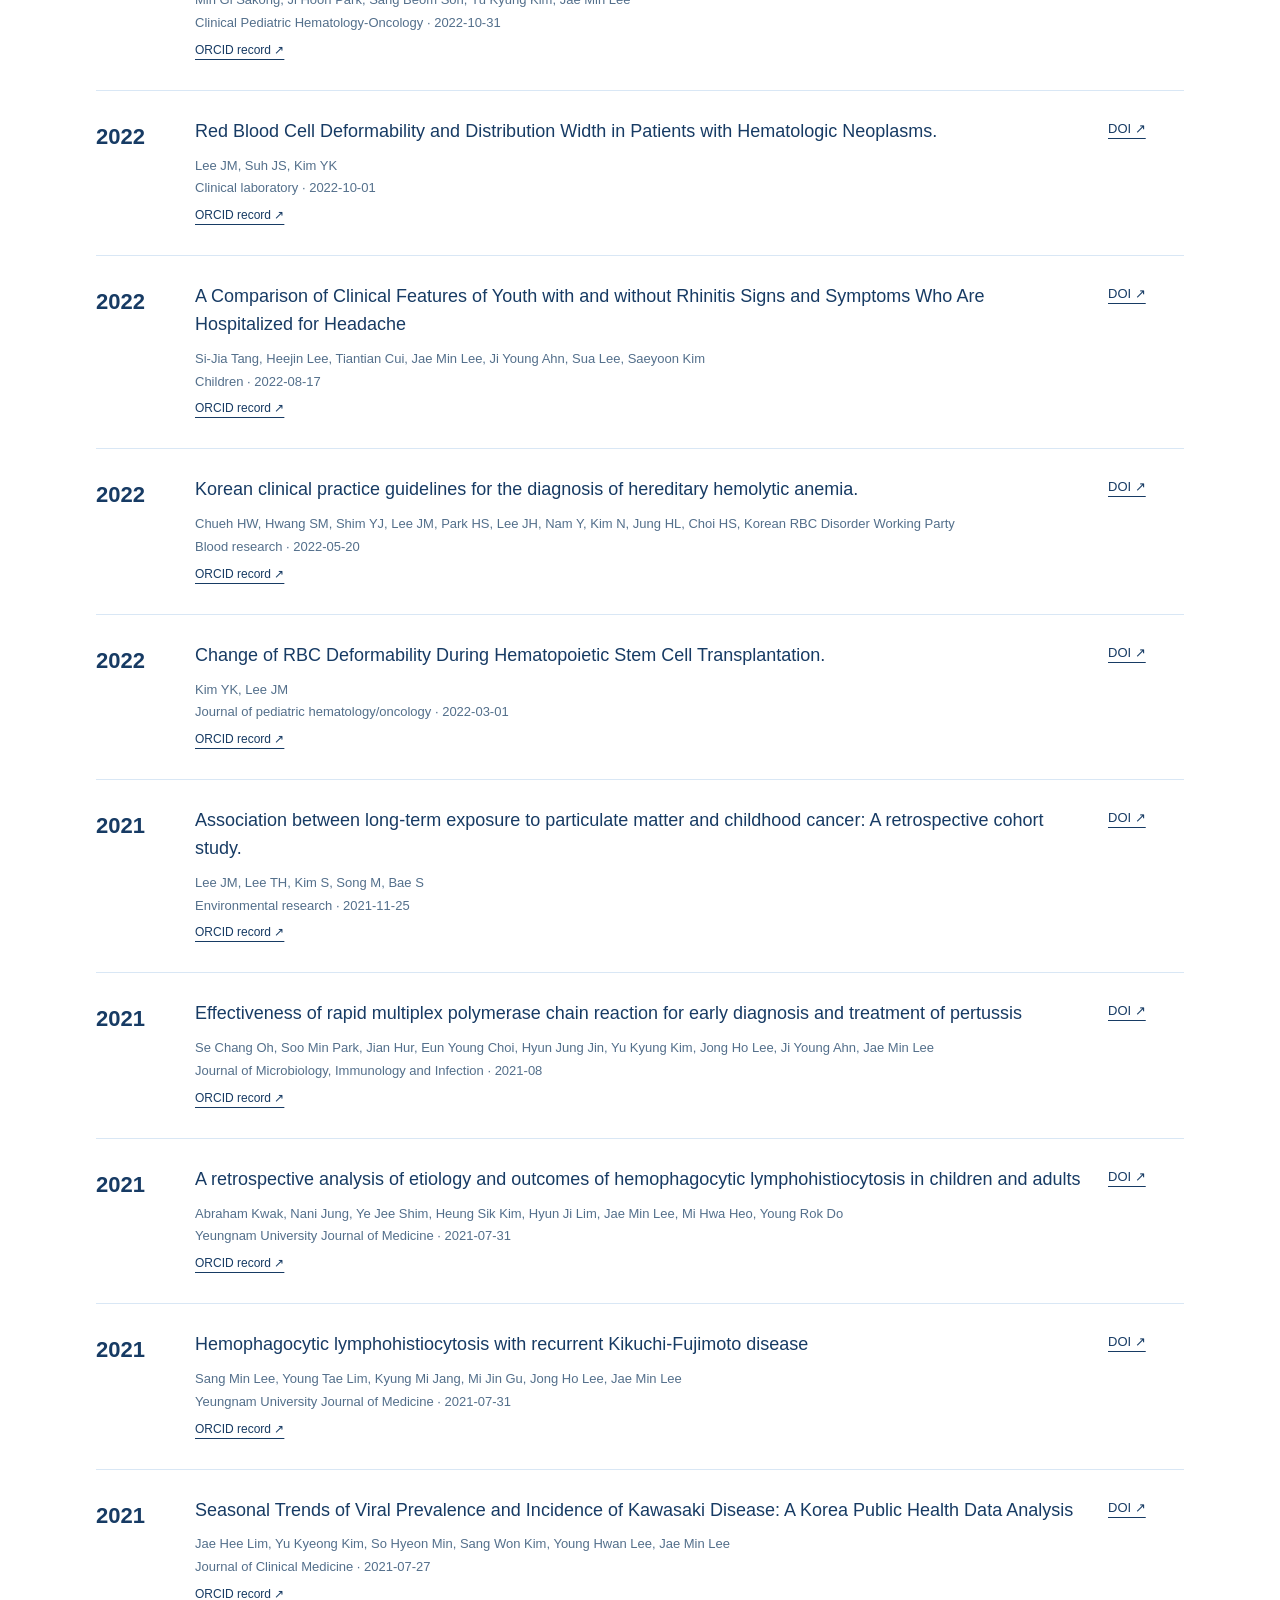
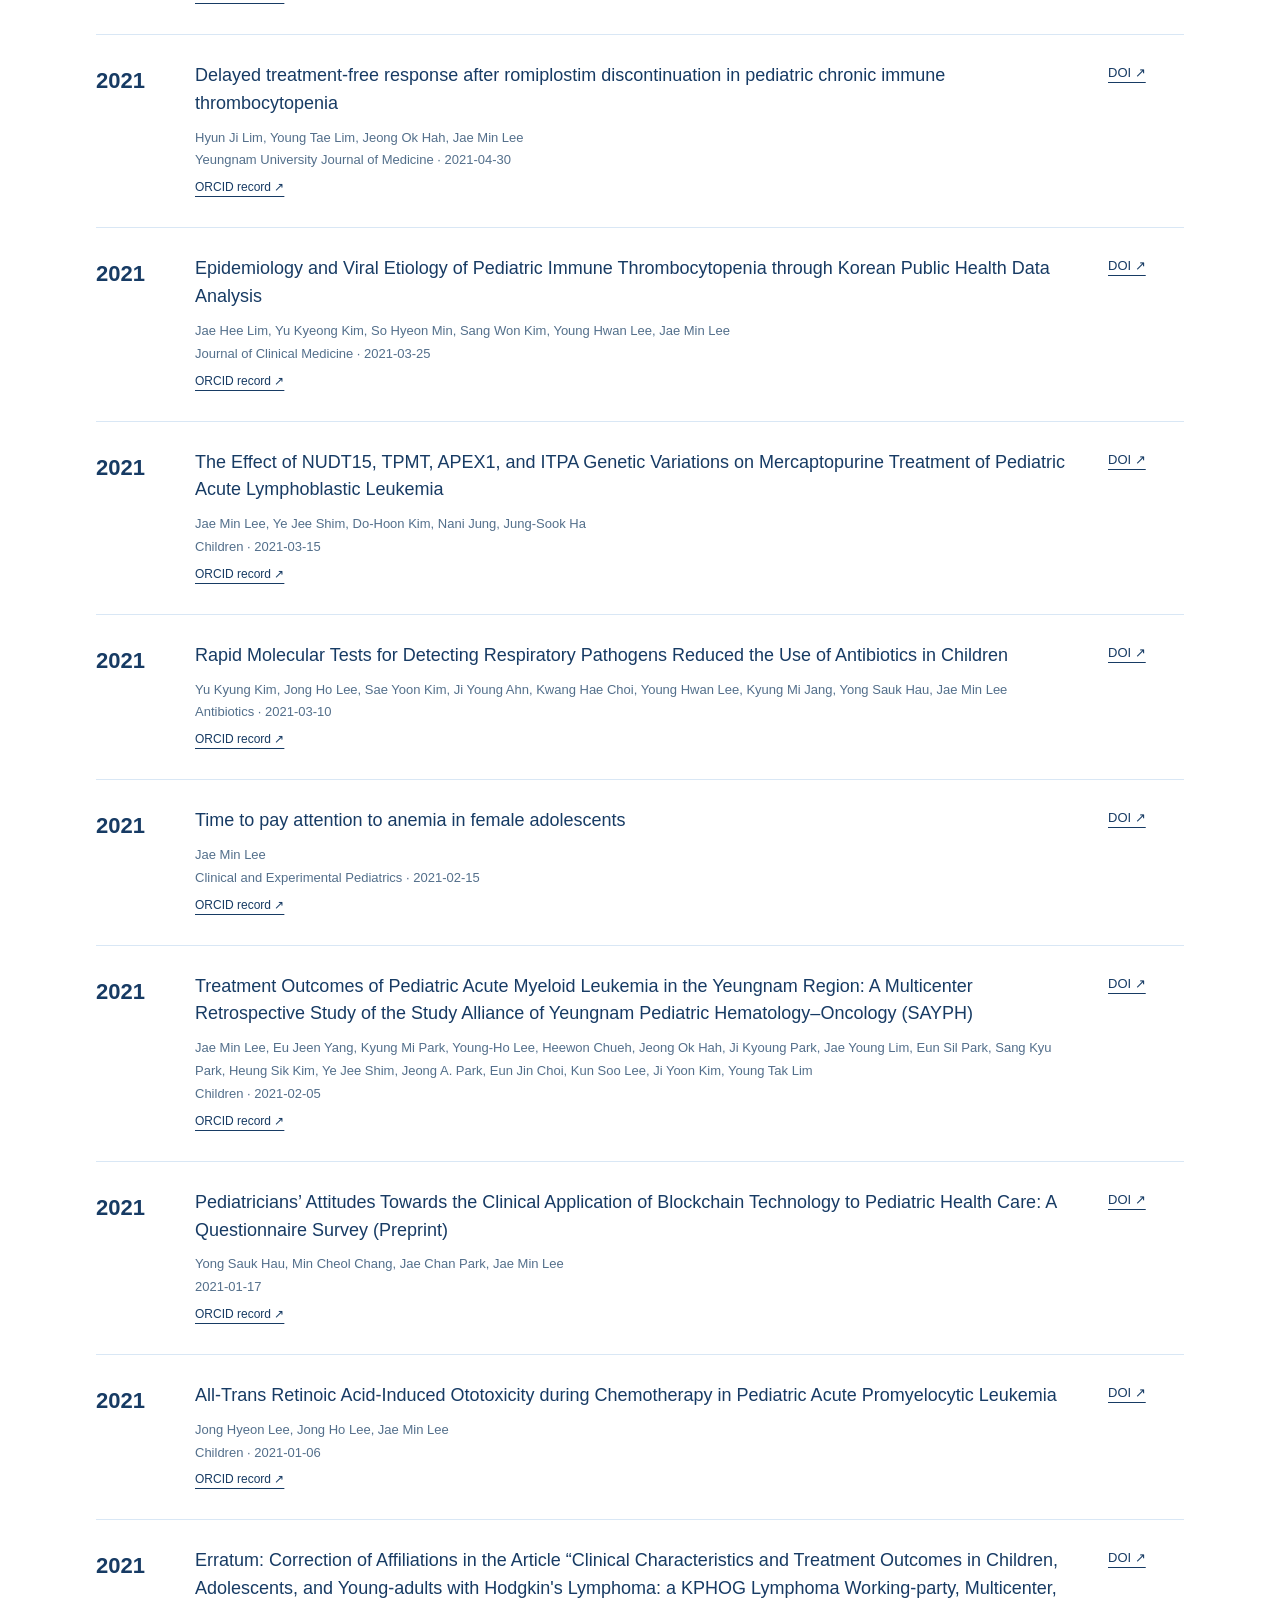
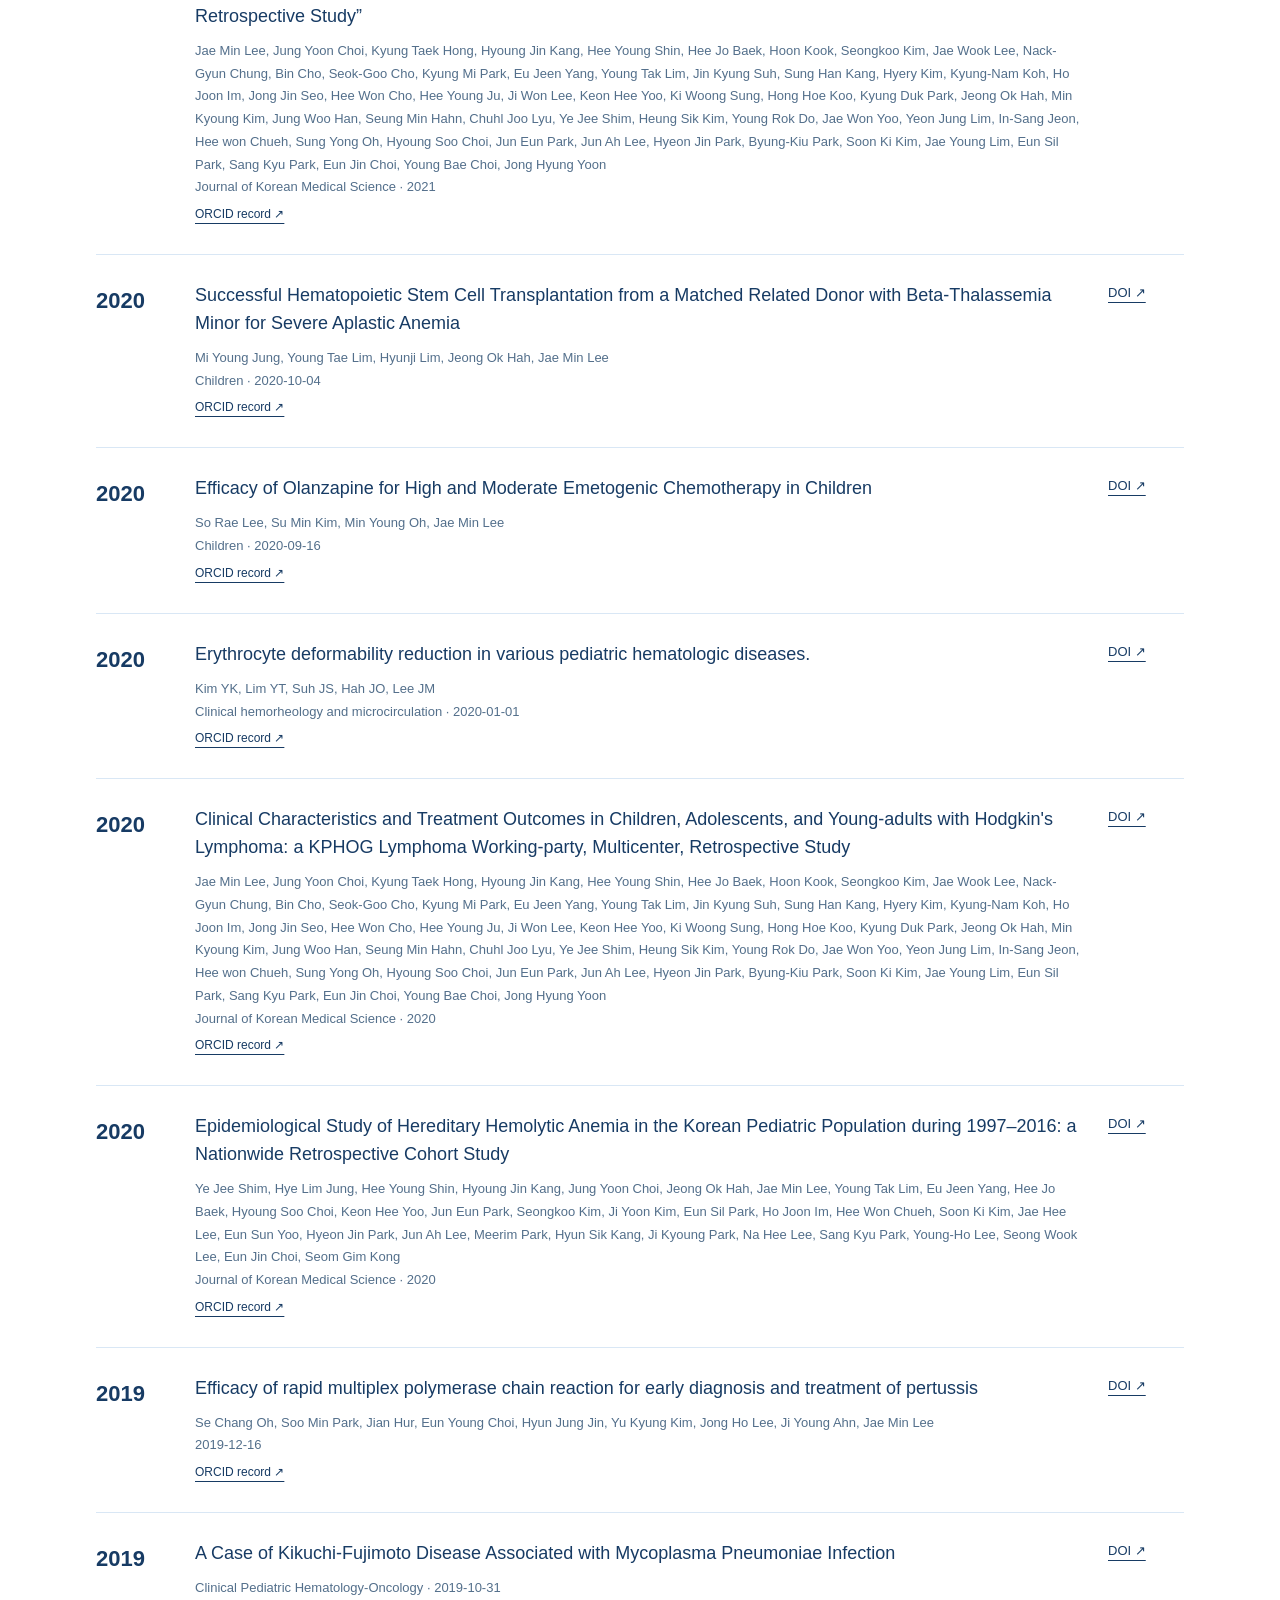
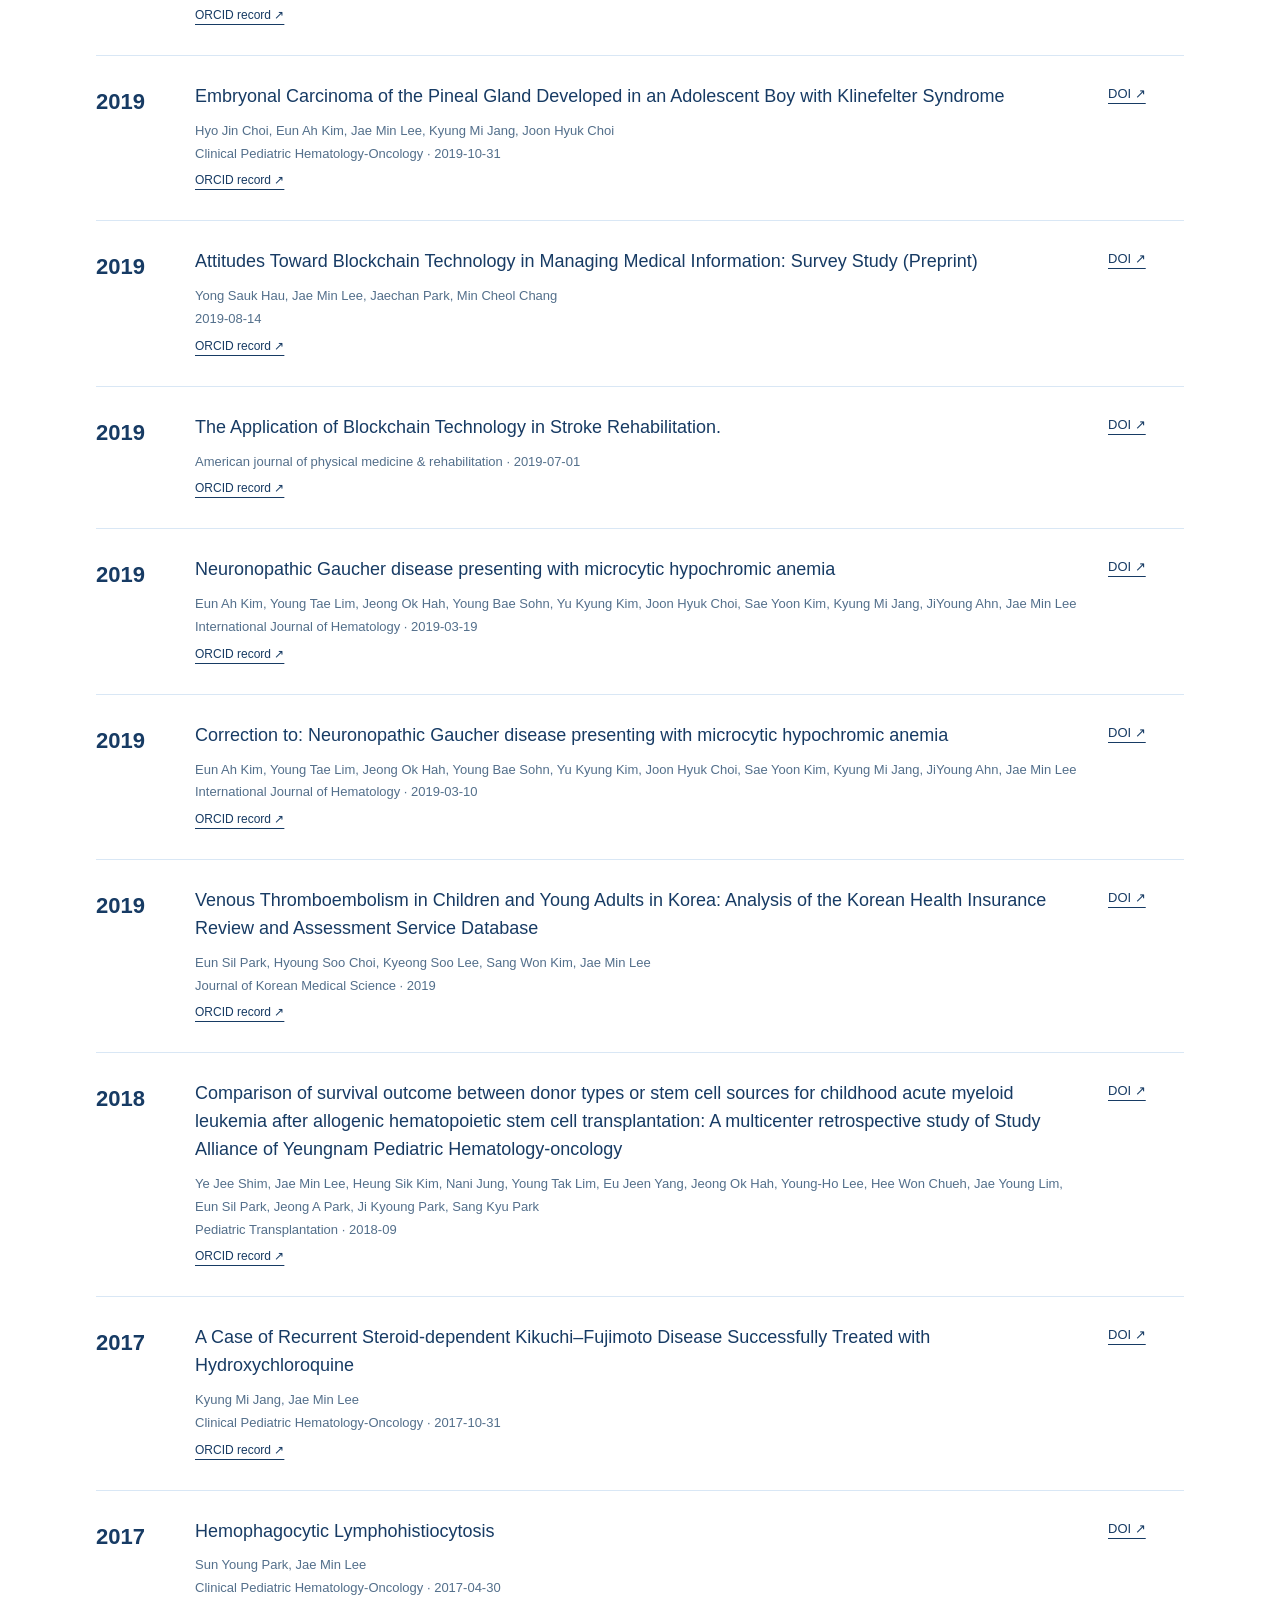
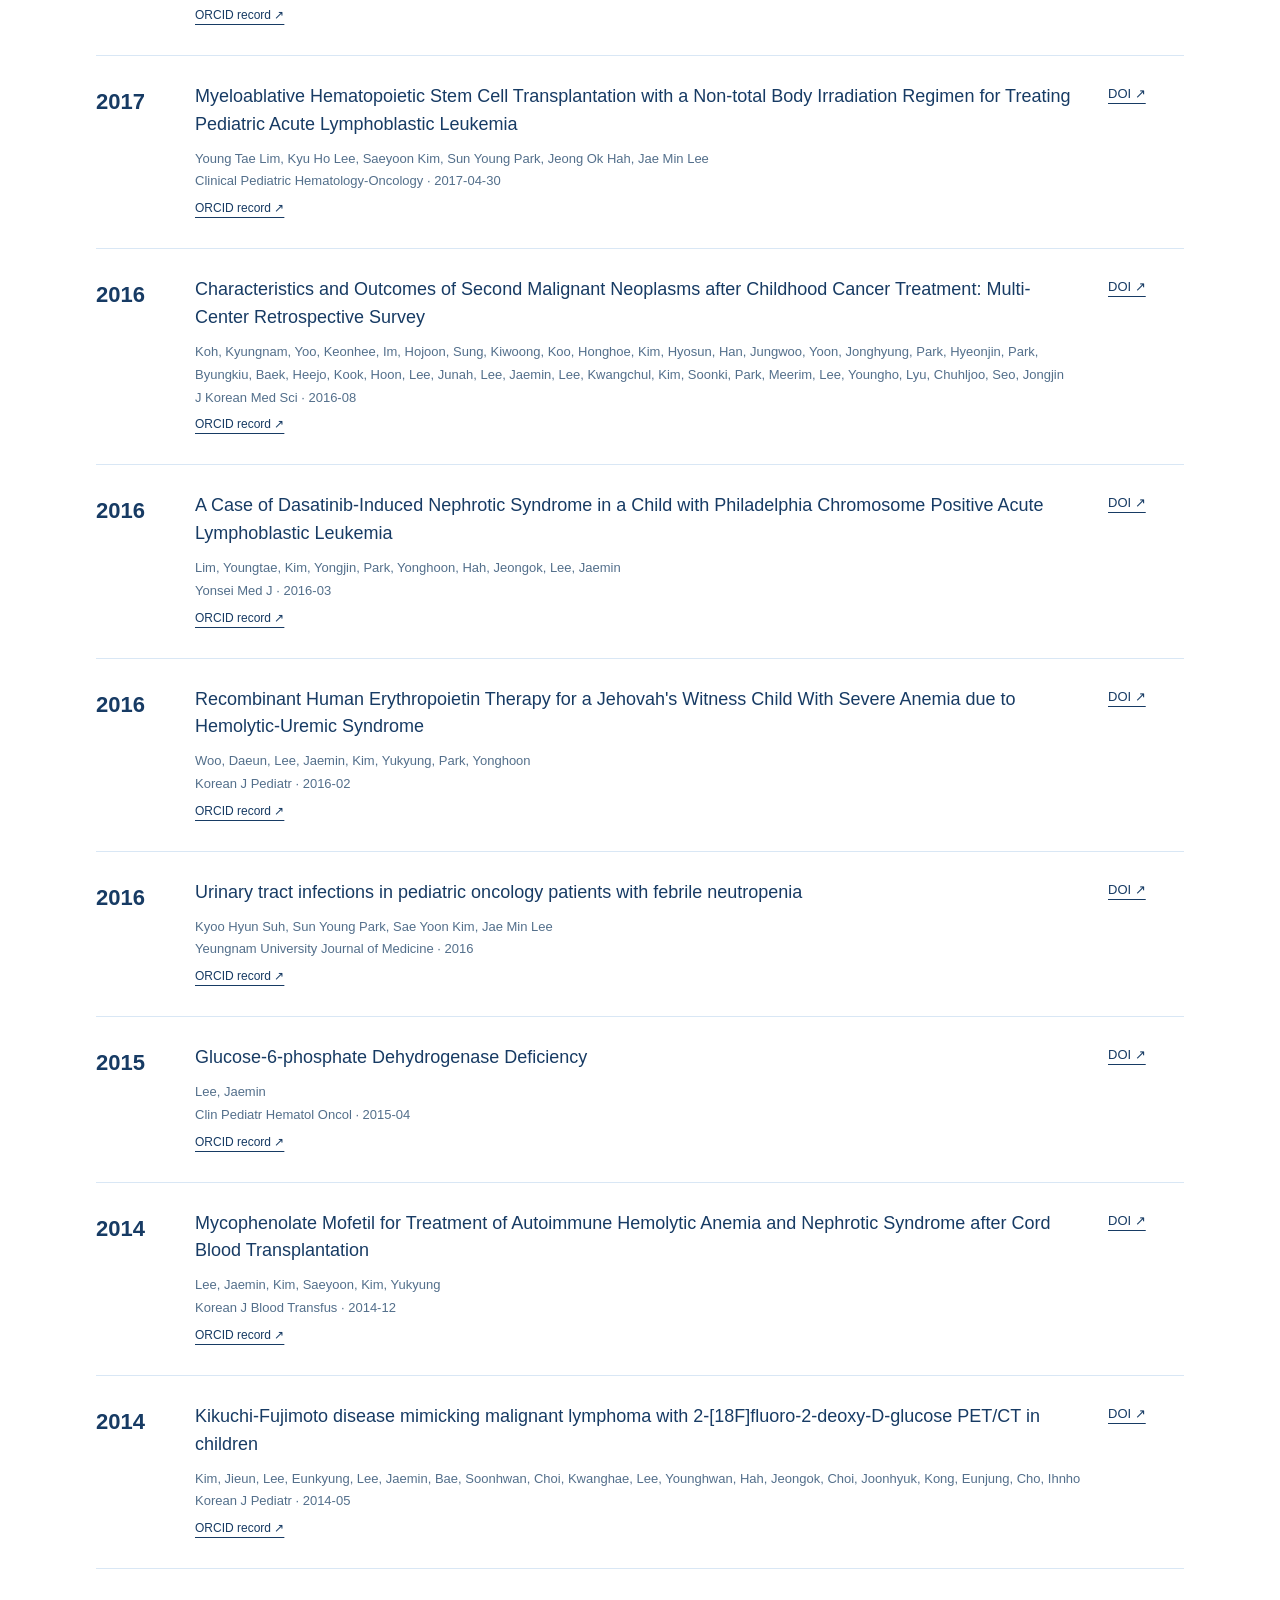
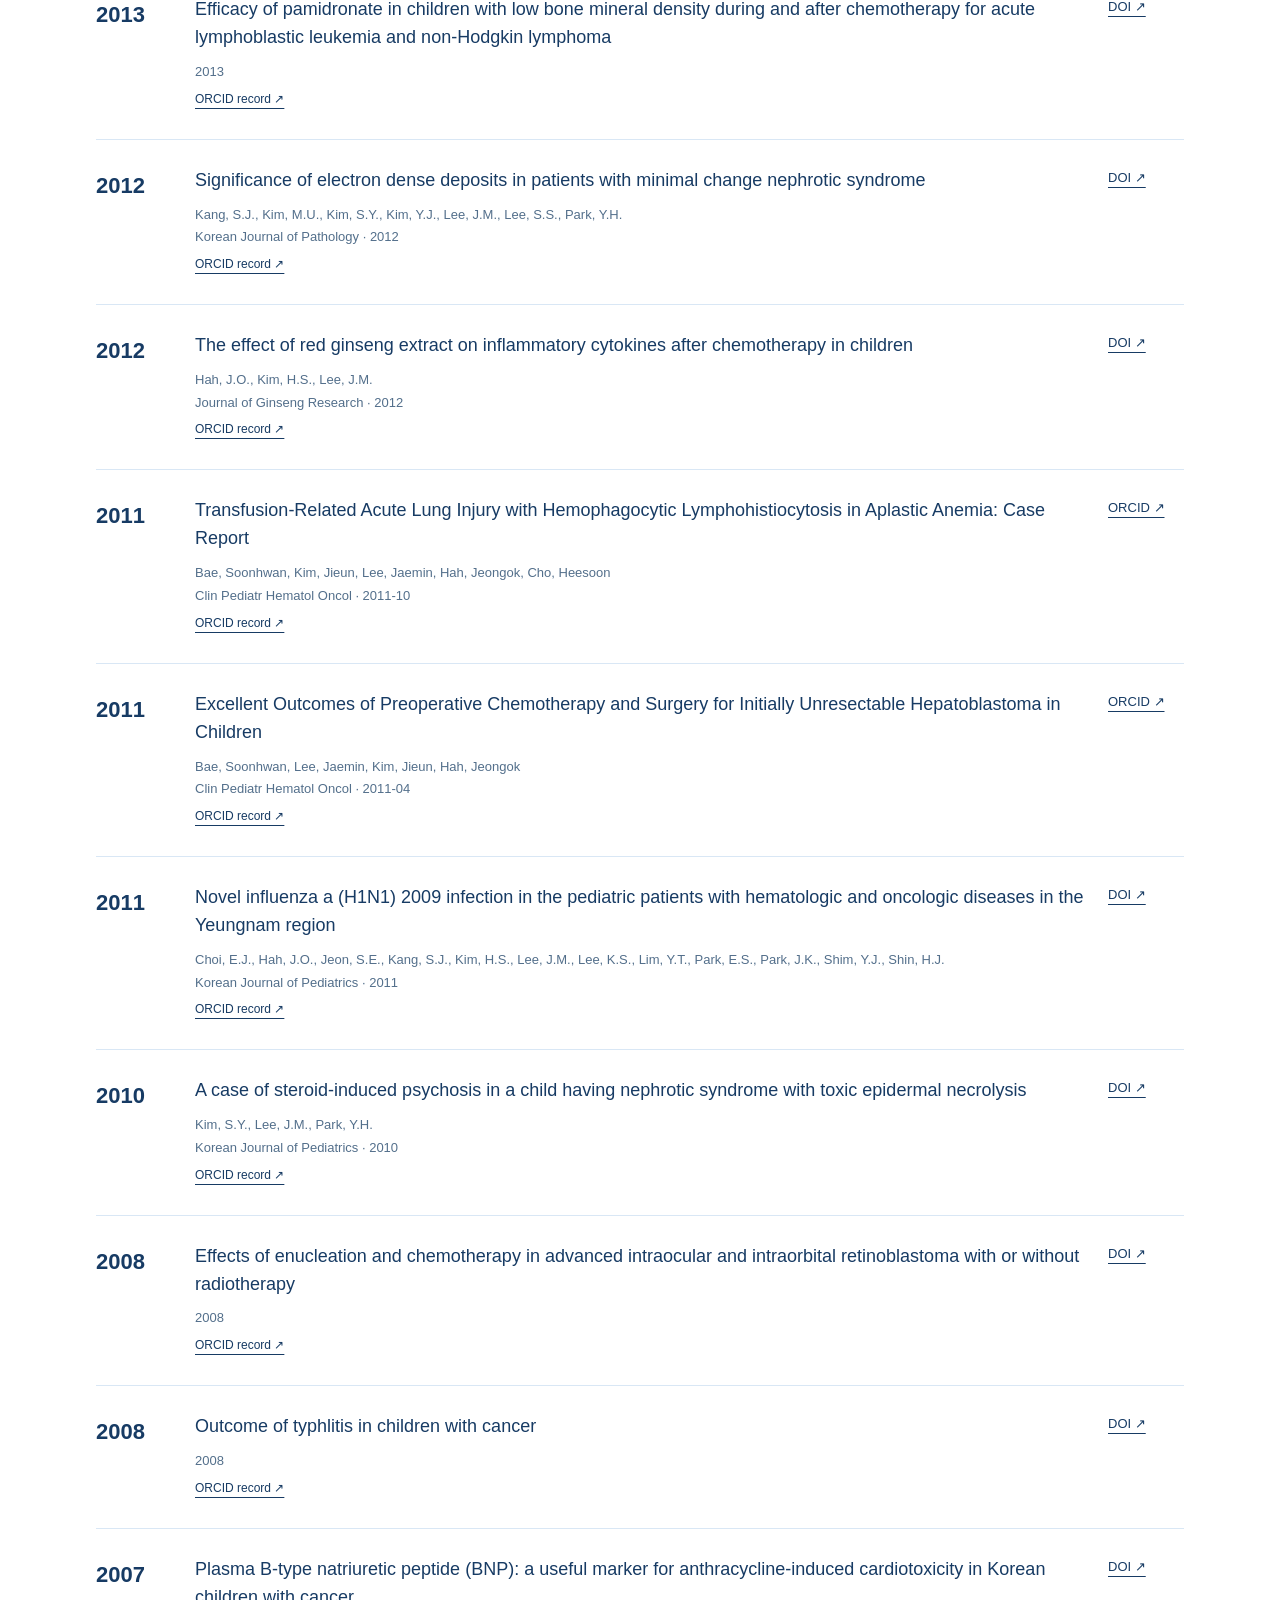
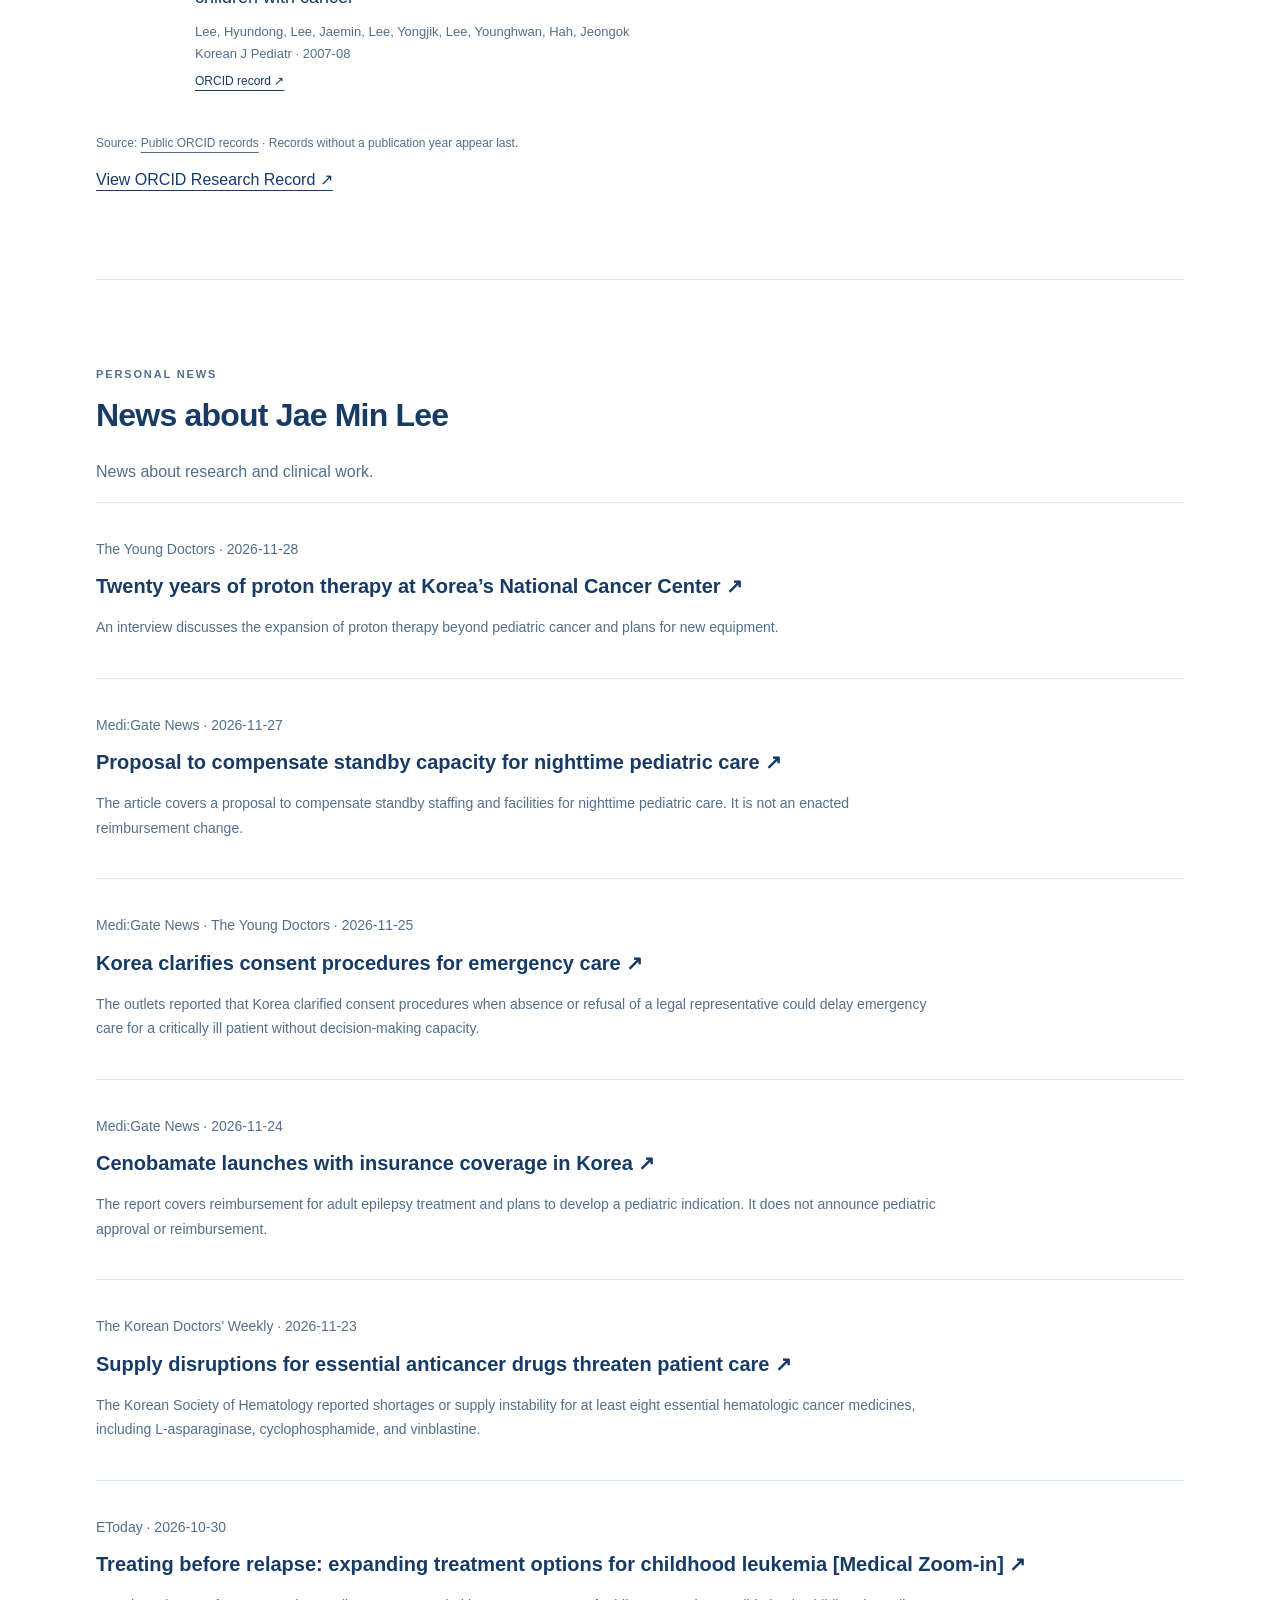
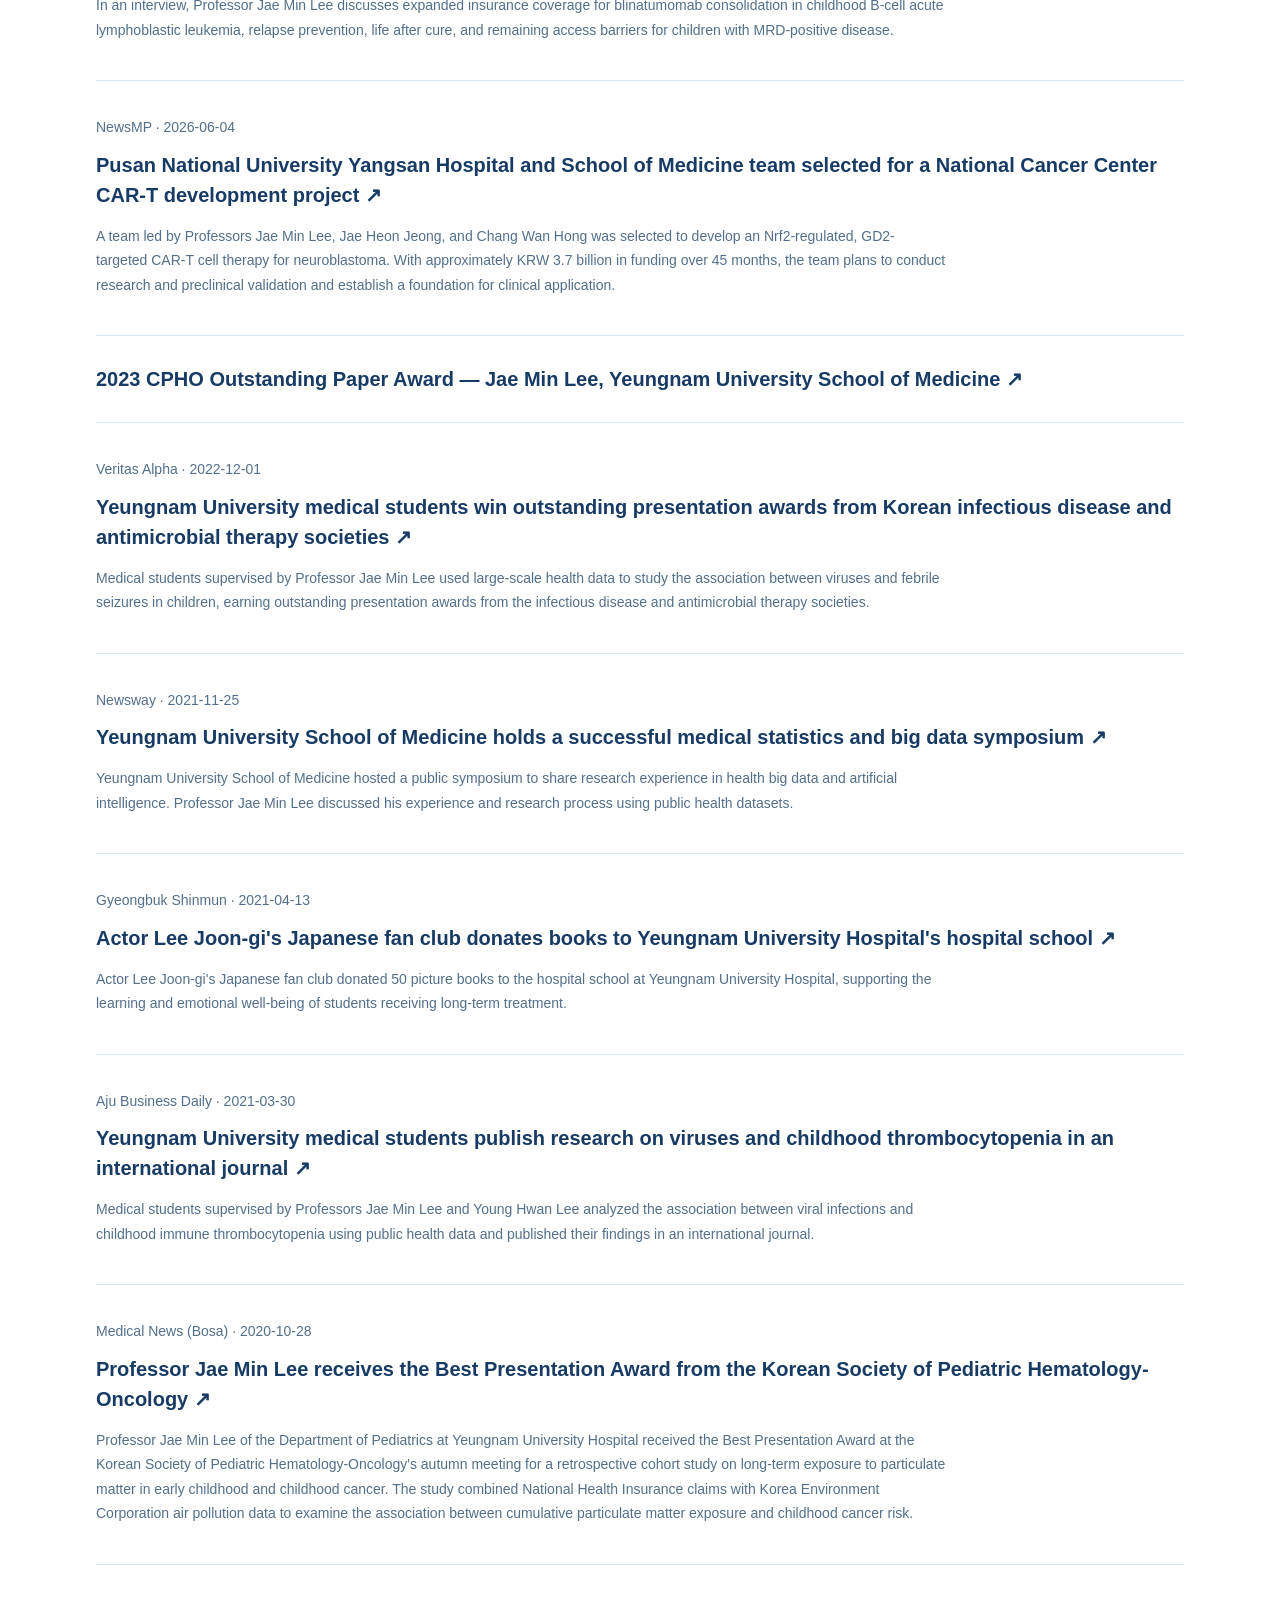
<file: personal.html>
<!doctype html>
<html lang="en"><head><meta charset="utf-8"><meta name="viewport" content="width=device-width,initial-scale=1"><title>Personal Publications &amp; News | Jae Min Lee</title><meta name="description" content="The personal research website of Jae Min Lee: pediatric hematology and oncology, publications, and research tools developed with ChatGPT.">
<meta property="og:type" content="website">
<meta property="og:locale" content="en_US">
<meta property="og:site_name" content="Jae Min Lee | Pediatric Hematology &amp; Oncology Research">
<meta property="og:title" content="Personal Publications &amp; News | Jae Min Lee">
<meta property="og:description" content="Pediatric hematology and oncology research, publications, and tools by Professor Jae Min Lee at Pusan National University School of Medicine.">
<meta property="og:url" content="https://mopic59-bit.github.io/personal.html">
<meta property="og:image" content="https://mopic59-bit.github.io/assets/og-doctor-20261010.jpg">
<meta property="og:image:type" content="image/jpeg">
<meta property="og:image:width" content="600">
<meta property="og:image:height" content="600">
<meta property="og:image:alt" content="Illustration of Professor Jae Min Lee caring for a baby shark patient in an underwater hospital">
<style>
.archive-tabs{flex-wrap:wrap}
html[lang="en"] .workspace-shortcut [lang="ko"],html[lang="ko"] .workspace-shortcut [lang="en"]{display:none}
:root{--paper:#ffffff;--ink:#173b64;--muted:#536f8b;--line:#d9e7f5;--accent:#b7dcff}*{box-sizing:border-box}html{scroll-behavior:smooth;scroll-padding-top:85px}body{margin:0;background:var(--paper);color:var(--ink);font-family:Arial,'Malgun Gothic',sans-serif;line-height:1.75}a{color:inherit;text-underline-offset:5px}header{position:sticky;top:0;z-index:10;background:#ffffff;border-bottom:1px solid var(--line)}.wrap{max-width:1160px;margin:auto;padding:0 36px}nav{height:78px;display:flex;align-items:center;justify-content:space-between;gap:24px}.brand{text-decoration:none;font-weight:700;letter-spacing:.05em}.brand span{font-size:12px;margin-left:15px;color:var(--muted)}.links{display:flex;gap:27px;font-size:14px}.links a{text-decoration:none}.links a:hover{color:#176bc2}section{padding:85px 0;border-bottom:1px solid var(--line)}.hero{display:grid;grid-template-columns:1.4fr 1fr;gap:60px;align-items:center;padding:92px 0 80px}.eyebrow{font-size:11px;font-weight:700;letter-spacing:.17em;text-transform:uppercase;color:var(--muted)}h1{font-size:clamp(44px,6vw,72px);line-height:1.17;letter-spacing:-.055em;margin:25px 0}h1 em{font-style:normal;color:#2379cf}h2{font-size:32px;letter-spacing:-.04em;line-height:1.35;margin:10px 0 20px}h3{font-size:20px;margin:10px 0}.lead{font-size:17px;max-width:580px}.muted{color:var(--muted)}.actions{display:flex;gap:12px;flex-wrap:wrap;margin-top:32px}.button{display:inline-block;padding:11px 20px;border:1px solid #176bc2;text-decoration:none;font-size:14px;background:#176bc2;color:white}.button.secondary{background:transparent;color:var(--ink)}.visual{background:#e4f2ff;padding:38px;position:relative;min-height:355px;display:flex;flex-direction:column;justify-content:space-between}.visual svg{width:100%;height:190px}.visual p{margin:12px 0 0;font-size:13px}.row{display:grid;grid-template-columns:260px 1fr;gap:60px}.profile-name{font-size:36px;line-height:1.3;margin-bottom:8px}.profile-links{display:flex;gap:22px;flex-wrap:wrap;font-size:14px;margin-top:24px}.clinical{display:grid;grid-template-columns:1fr 1fr;gap:20px;margin-top:30px}.clinical article{padding:25px;background:#edf6ff}.clinical p{font-size:14px;margin-bottom:0}.section-head{display:flex;justify-content:space-between;align-items:end;gap:24px}.section-head p{max-width:480px;font-size:14px}.filters{display:flex;gap:12px;margin:25px 0 18px}input,select{font:inherit;font-size:14px;background:transparent;border:1px solid #99b9d9;border-radius:0;padding:12px;color:var(--ink)}input{flex:1;min-width:0}a:focus-visible,input:focus-visible,select:focus-visible{outline:3px solid #4197eb;outline-offset:4px}.paper{display:grid;grid-template-columns:75px 1fr 76px;gap:24px;padding:27px 0;border-top:1px solid var(--line)}.year{font-size:22px;font-weight:700}.paper h3{font-size:18px;line-height:1.55;margin:0 0 9px;font-weight:500}.paper p{font-size:13px;margin:0;color:var(--muted)}.paper .doi{align-self:start;font-size:13px}.count{font-size:12px;color:var(--muted);margin:10px 0}.tools{background:#e4f2ff;color:var(--ink);padding:38px;margin-top:30px;display:flex;justify-content:space-between;align-items:center;gap:35px}.tools p{color:#466887;max-width:610px}.tools a{white-space:nowrap}.tag{background:#f7fbff;color:#176bc2;font-size:11px;padding:5px 9px;border:1px solid #99c5ec;display:inline-block}.empty{padding:35px 0;color:var(--muted)}footer{padding:32px 0;font-size:12px;color:var(--muted)}footer .wrap{display:flex;justify-content:space-between;gap:20px}@media(max-width:760px){.wrap{padding:0 22px}.brand span{display:none}.links{gap:15px;font-size:12px}nav{height:65px}.hero{grid-template-columns:1fr;padding:55px 0;gap:32px}.visual{min-height:270px;padding:25px}.visual svg{height:150px}section{padding:55px 0}.row{grid-template-columns:1fr;gap:20px}.clinical{grid-template-columns:1fr}.section-head{display:block}.paper{grid-template-columns:45px 1fr;gap:15px}.paper .doi{grid-column:2}.year{font-size:17px}.tools{display:block;padding:26px}.tools a{display:inline-block;margin-top:15px}footer .wrap{display:block}}
/* Simple introduction */
.hero{display:block;padding:72px 0 64px}
.hero h1{font-size:clamp(36px,5vw,52px);line-height:1.3;letter-spacing:-.035em;margin:20px 0 10px;word-break:keep-all}
.hero h1 span{display:inline-block;font-size:20px;font-weight:400;letter-spacing:0;color:var(--muted);margin-left:14px}
.hero-specialty{font-size:20px;color:#2379cf;margin:0 0 20px}
.hero .lead{font-size:16px;max-width:680px;color:var(--muted)}
.hero .actions{margin-top:25px}
@media(max-width:760px){.hero{padding:45px 0}.hero h1 span{font-size:17px;margin-left:10px}.hero-specialty{font-size:18px}.hero .lead{font-size:14px}}.sync-row{display:flex;align-items:center;justify-content:space-between;gap:16px;flex-wrap:wrap}.sync-row button{font:inherit;font-size:12px;padding:8px 12px;border:1px solid #99b9d9;background:#edf6ff;color:#173b64;cursor:pointer}.sync-row button:disabled{opacity:.6;cursor:wait}.sync-row button:focus-visible{outline:3px solid #4197eb;outline-offset:3px}.news-empty{padding:28px;background:#edf6ff;color:var(--muted);font-size:14px}.news-item{padding:24px 0;border-top:1px solid var(--line)}.news-item h3{font-size:20px;line-height:1.5}.news-item h3 a{text-decoration:none}.news-item h3 a:hover{text-decoration:underline}.news-item p{max-width:850px;font-size:14px}@media(max-width:420px){.links{gap:11px}nav{gap:12px}.brand{font-size:14px}}.profile-top{display:grid;grid-template-columns:minmax(0,1fr) 230px;gap:24px;align-items:center}.profile-art{margin:0}.profile-art img{display:block;width:100%;height:auto;border-radius:8px;mix-blend-mode:multiply}.profile-copy{min-width:0}@media(max-width:1000px){.profile-top{grid-template-columns:minmax(0,1fr) 180px;gap:18px}}@media(max-width:760px){.profile-top{grid-template-columns:minmax(0,1fr) 180px}}@media(max-width:520px){.profile-top{grid-template-columns:1fr}.profile-art{width:200px;justify-self:center;margin-top:6px}}.profile-art img{mix-blend-mode:normal;border:1px solid var(--line)}@media(min-width:521px){.profile-top{display:grid}}.tool-links{display:flex;gap:12px;flex-wrap:wrap;flex-shrink:0}.tools .tool-links a{margin-top:0}

/* Selected literature and personal archive */
.links{align-items:center}.links .archive-link{padding-left:20px;border-left:1px solid var(--line);color:#176bc2}
.section-head .section-note{font-size:13px;max-width:410px;margin:0 0 3px}.section-note a{display:inline-block;margin-top:5px}
.topic-tags{display:flex;gap:8px;flex-wrap:wrap;margin:26px 0 20px}
.topic-tag{font:inherit;line-height:1.5;font-size:12px;padding:8px 12px;border:1px solid #b9d2ea;border-radius:18px;color:#466887;background:transparent;cursor:pointer;white-space:nowrap}
.topic-tag:hover{background:#e4f2ff;border-color:#176bc2}.topic-tag[aria-pressed="true"]{background:#176bc2;color:#fff;border-color:#176bc2}
.topic-tag:focus-visible,.reset-filter:focus-visible{outline:3px solid #4197eb;outline-offset:3px}
.paper-tags{display:flex;gap:7px;flex-wrap:wrap;margin-bottom:12px}.paper-tags .topic-tag{padding:4px 10px;font-size:11px}
.paper h3 a{text-decoration:none}.paper h3 a:hover{text-decoration:underline}.paper .paper-summary{font-size:14px;color:var(--ink);margin-top:14px;line-height:1.85}
.paper .paper-source{display:inline-block;margin-top:12px;font-size:12px}.paper{grid-template-columns:75px minmax(0,1fr) 76px}
.topic-empty{border:1px dashed #c0d8ee;background:#f1f8ff;padding:28px;color:var(--muted);font-size:14px;margin:24px 0 0}
.news-link{padding:18px 0;border-top:1px solid var(--line);margin:0;font-size:15px;line-height:1.7}
.reset-filter{border:0;background:transparent;color:#536f8b;font:inherit;font-size:12px;padding:8px;cursor:pointer;text-decoration:underline;text-underline-offset:4px}
.filter-results{display:flex;align-items:center;justify-content:space-between;gap:12px}.filters{margin:20px 0 12px}
.archive-hero{padding:56px 0 40px}.archive-hero h1{font-size:38px;margin:12px 0 14px;line-height:1.3;letter-spacing:-.03em}.archive-hero p{font-size:15px;color:var(--muted);margin:0}.archive-tabs{display:flex;gap:20px;margin-top:22px;font-size:14px}.archive-hero .back-home{font-size:13px;margin-bottom:22px;display:inline-block}
@media(max-width:760px){.links{gap:13px}.links .archive-link{padding-left:13px}.topic-tags{gap:7px}.topic-tag{font-size:11px;padding:7px 10px}.section-head .section-note{margin:10px 0 0}.paper{grid-template-columns:45px minmax(0,1fr)}.archive-hero h1{font-size:30px}}
@media(max-width:520px){nav{height:auto;min-height:78px;flex-wrap:wrap;padding:14px 0 12px;gap:10px}.links{width:100%;justify-content:space-between;font-size:11px;gap:10px}.links .archive-link{padding-left:10px}.filters{gap:8px}input,select{font-size:12px;padding:11px 8px}.filters select{max-width:104px}.tools .tool-links{margin-top:18px}}

/* Korean / English language switch */
.language-switch{display:flex;align-items:center;gap:3px;flex-shrink:0;padding:3px;border:1px solid #c5dcee;border-radius:5px}
.language-switch button{font:inherit;font-size:12px;line-height:1.5;color:var(--muted);background:transparent;border:0;border-radius:3px;padding:5px 9px;cursor:pointer;white-space:nowrap}
.language-switch button[aria-pressed="true"]{background:#176bc2;color:white}.language-switch button:focus-visible{outline:3px solid #4197eb;outline-offset:3px}
.brand .brand-primary{font-size:inherit;color:inherit;margin:0;display:inline}.brand .brand-roman{display:inline}html[lang="en"] .brand-roman{display:none}
html[lang="en"] h2{letter-spacing:-.025em}html[lang="en"] .paper h3{overflow-wrap:anywhere}
@media(max-width:1000px){nav{height:auto;min-height:78px;flex-wrap:wrap;padding:14px 0 12px;gap:12px}.links{width:100%;order:3;justify-content:flex-start;flex-wrap:wrap;gap:12px 22px}.language-switch{margin-left:auto}.brand .brand-roman{display:none}}
@media(max-width:520px){.links{font-size:12px;gap:9px 16px}.links .archive-link{padding-left:12px}.language-switch button{padding:4px 7px;font-size:11px}.language-switch{gap:1px}.filters select{max-width:115px}}

html[lang="en"] .archive-ko,html[lang="ko"] .archive-en{display:none}
#conferences .tools{margin-top:0}#conferences .tag{margin-bottom:8px}
</style></head><body data-page="archive">
<header><div class="wrap"><nav aria-label="Main navigation" data-i18n-aria-label="nav.label"><a class="brand" href="index.html#home"><span class="brand-primary" data-i18n="name">Jae Min Lee</span><span class="brand-roman">JAE MIN LEE</span></a><div class="links"><a href="index.html#about" data-i18n="nav.about">About</a><a href="index.html#tools" data-i18n="nav.tools">Research Tools</a><a href="index.html#publications" data-i18n="nav.selected">Selected Papers</a><a href="index.html#news" data-i18n="nav.fieldNews">Field News</a><a href="index.html#links" data-i18n="nav.external">External Links</a><a class="archive-link" href="#publications" aria-current="page" data-i18n="nav.archive">Personal Archive</a></div><div class="language-switch" role="group" aria-label="Choose language" data-i18n-aria-label="language.label"><button type="button" data-language="ko" lang="ko" aria-pressed="false">한국어</button><button type="button" data-language="en" lang="en" aria-pressed="true">English</button></div></nav></div></header>
<main class="wrap"><section class="archive-hero"><a class="back-home" href="index.html" data-i18n="archive.home">← Home</a><div class="eyebrow">Jae Min Lee / Personal Archive</div><h1 data-i18n="archive.heading">Personal Publications &amp; News</h1><p data-i18n="archive.intro">Research publications and news about Professor Jae Min Lee.</p><div class="archive-tabs"><a href="#conferences"><span class="archive-ko" lang="ko">학회 일정</span><span class="archive-en" lang="en">Conference Schedule</span></a><a href="#publications" data-i18n="archive.papers">Personal Publications</a><a href="#news" data-i18n="archive.news">Personal News</a><a href="https://hemonc-research-hub-jaemin.jaeminlee269.chatgpt.site/" target="_blank" rel="noopener noreferrer" class="workspace-shortcut"><span lang="ko">소아혈액종양 연구 워크스페이스 ↗</span><span lang="en">Pediatric Hematology &amp; Oncology Research Workspace ↗</span></a></div></section>
<section id="conferences" aria-labelledby="conferences-heading"><div class="tools"><div><span class="tag"><span class="archive-ko" lang="ko">개인 전용 · 로그인 필요</span><span class="archive-en" lang="en">Private · Sign-in required</span></span><h2 id="conferences-heading"><span class="archive-ko" lang="ko">국내·해외 학회 일정 관리</span><span class="archive-en" lang="en">Conference Schedule Planner</span></h2><p><span class="archive-ko" lang="ko">학회 개최 일정과 초록 마감, 결과 발표, 사전등록 정보를 목록과 달력으로 확인하고 관리합니다.</span><span class="archive-en" lang="en">Manage domestic and international conferences, abstract deadlines, acceptance announcements, and early registration dates in a list or calendar.</span></p></div><a class="button" href="https://conference-planner-2027-2028-km.jaeminlee269.chatgpt.site" target="_blank" rel="noopener noreferrer"><span class="archive-ko" lang="ko">학회 일정 열기 ↗</span><span class="archive-en" lang="en">Open Conference Planner ↗</span></a></div></section>
<section id="publications"><div class="section-head"><div><div class="eyebrow">Personal Publications</div><h2 data-i18n="archive.papersHeading">Publications by Jae Min Lee</h2></div><p class="muted" data-i18n="archive.orcidInfo">Public ORCID records and publisher-verified additions, sorted by publication date. The list refreshes when you open the page and every 30 minutes while it remains open.</p></div><div class="filters"><input id="search" type="search" aria-label="Search publications" data-i18n-aria-label="archive.searchLabel" placeholder="Search titles, authors or journals" data-i18n-placeholder="archive.searchPlaceholder"><select id="year" aria-label="Publication year" data-i18n-aria-label="archive.yearLabel"><option value="" data-i18n="years.all">All years</option></select></div><div class="sync-row"><p id="sync-status" class="count" role="status">저장된 ORCID 기록 · 2026-10-10</p><button id="refresh-papers" type="button" data-i18n="archive.refresh">Refresh now ↻</button></div><div id="count" class="count" aria-live="polite"></div><div id="papers"></div><p class="muted" style="font-size:12px" data-i18n="archive.source">Source: <a href="https://orcid.org/0000-0001-6822-1051" target="_blank" rel="noopener noreferrer">Public ORCID records</a> · Records without a publication year appear last.</p><a href="https://orcid.org/0000-0001-6822-1051" target="_blank" rel="noopener noreferrer" data-i18n="archive.orcid">View ORCID Research Record ↗</a></section><section id="news"><div class="eyebrow">Personal News</div><h2 data-i18n="archive.newsHeading">News about Jae Min Lee</h2><p class="muted" data-i18n="archive.newsIntro">News about research and clinical work.</p><div id="news-list"><p class="news-empty" data-i18n="news.empty">No news has been added yet. More updates will follow.</p></div></section></main><footer><div class="wrap"><span data-i18n="footer.copyright">© 2026 Jae Min Lee · Personal Research Website</span><a href="index.html" data-i18n="archive.return">Return to Home ↗</a></div></footer><script src="i18n.js?v=20261024-english-cv"></script><script src="papers.js?v=20261107"></script><script src="orcid-live.js?v=20261107"></script><script src="news.js?v=20261128-selection"></script></body></html>
</file>
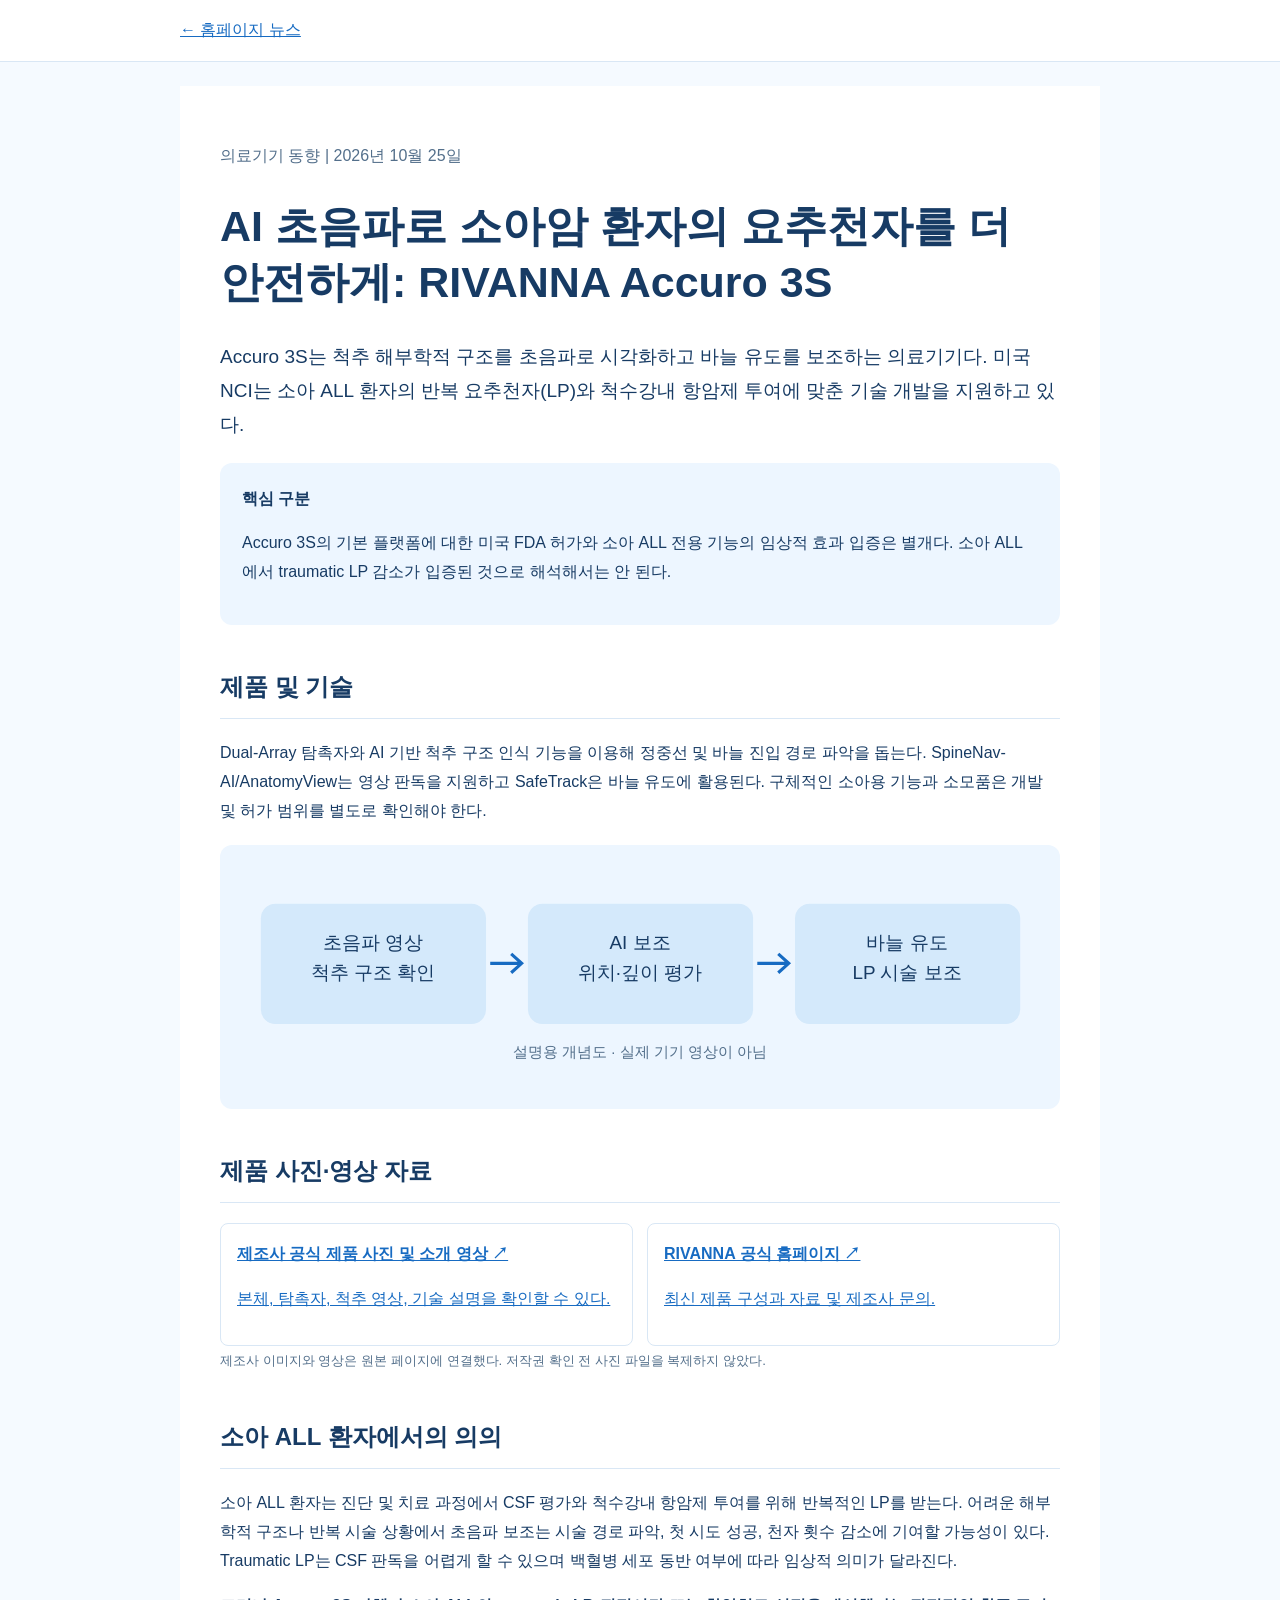
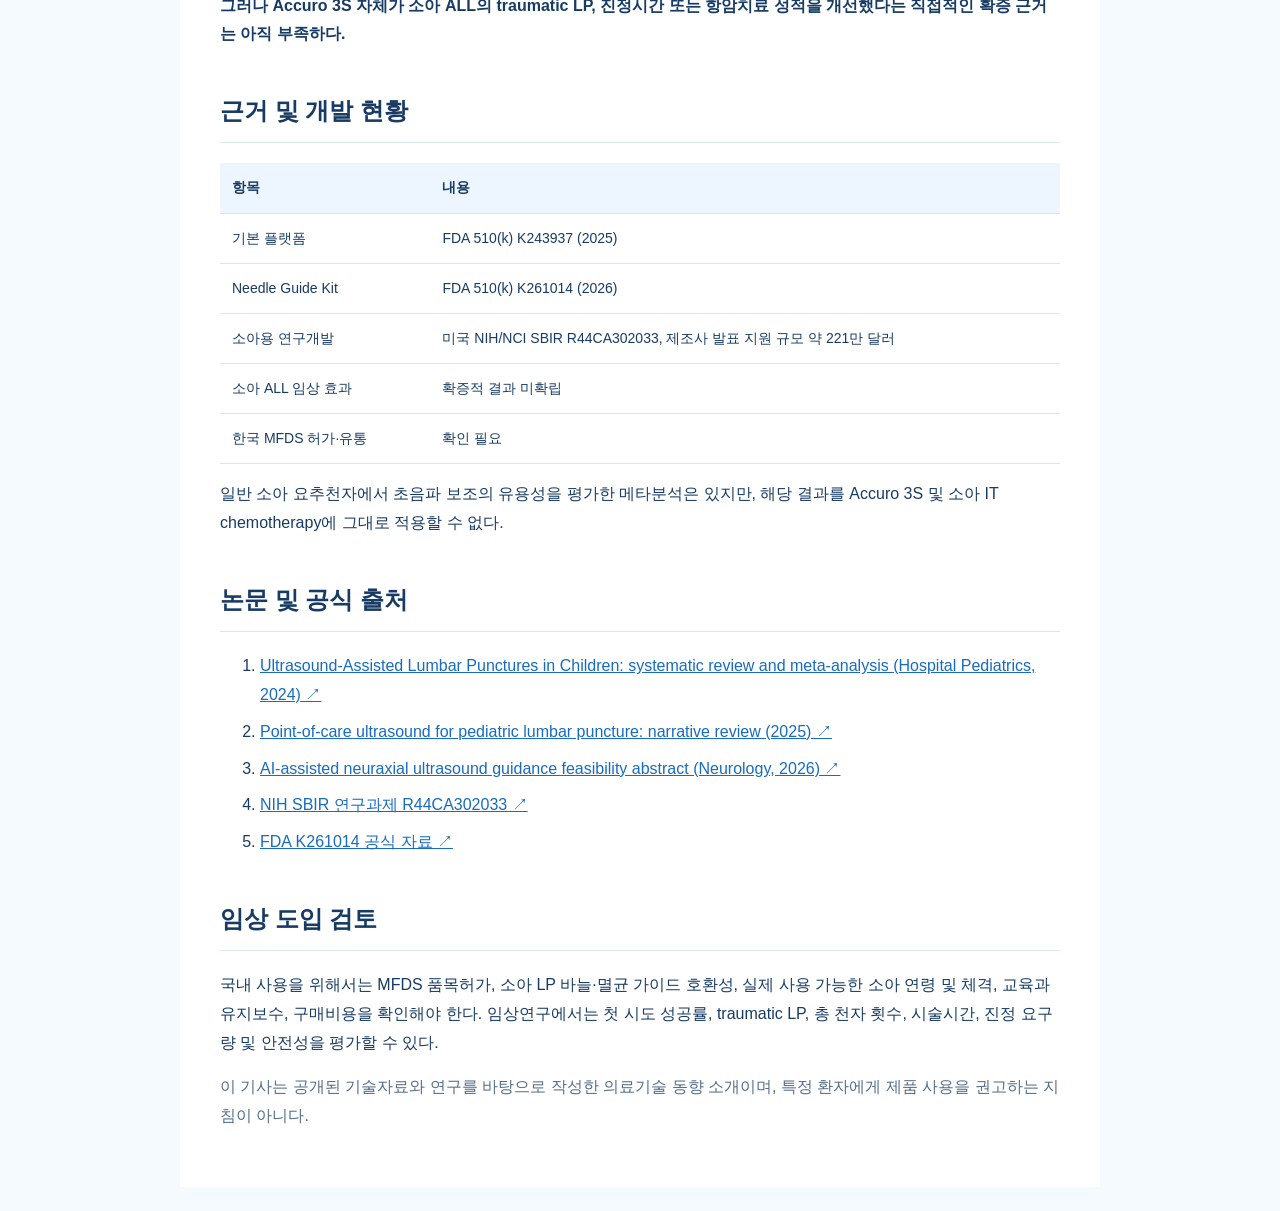
<file: news/accuro-3s-pediatric-lp.html>
<!doctype html><html lang="ko"><head><meta charset="utf-8"><meta name="viewport" content="width=device-width,initial-scale=1"><title>Accuro 3S: AI 초음파 기반 소아 요추천자 유도 | 소아혈액종양 뉴스</title><meta name="description" content="RIVANNA Accuro 3S의 기술, 소아 ALL 요추천자 및 척수강내 항암치료 적용 가능성, 연구 근거와 개발 현황."><style>:root{--ink:#173b64;--muted:#536f8b;--line:#d9e7f5}*{box-sizing:border-box}body{margin:0;background:#f5faff;color:var(--ink);font:16px/1.8 Arial,'Malgun Gothic',sans-serif}nav{background:white;border-bottom:1px solid var(--line);padding:16px max(20px,calc((100% - 920px)/2))}a{color:#176bc2}main{max-width:920px;margin:24px auto;padding:40px;background:white}h1{font-size:clamp(28px,4.5vw,43px);line-height:1.3}h2{font-size:24px;margin-top:40px;border-bottom:1px solid var(--line);padding-bottom:10px}h3{margin-bottom:5px}.lead{font-size:19px}.muted,small{color:var(--muted)}.panel{background:#edf6ff;border-radius:12px;padding:22px;margin:20px 0}.gallery{display:grid;grid-template-columns:1fr 1fr;gap:14px}.gallery a{padding:16px;border:1px solid var(--line);border-radius:8px}.gallery img{max-width:100%;height:auto}table{border-collapse:collapse;width:100%;font-size:14px}td,th{border-bottom:1px solid var(--line);padding:12px;text-align:left;vertical-align:top}th{background:#edf6ff}li{margin:8px 0}svg{width:100%;height:auto}@media(max-width:650px){main{margin:0;padding:24px 18px}.gallery{grid-template-columns:1fr}td,th{padding:8px;font-size:12px}}</style></head><body><nav><a href="/#news">← 홈페이지 뉴스</a></nav><main><p class="muted">의료기기 동향 | 2026년 10월 25일</p><h1>AI 초음파로 소아암 환자의 요추천자를 더 안전하게: RIVANNA Accuro 3S</h1><p class="lead">Accuro 3S는 척추 해부학적 구조를 초음파로 시각화하고 바늘 유도를 보조하는 의료기기다. 미국 NCI는 소아 ALL 환자의 반복 요추천자(LP)와 척수강내 항암제 투여에 맞춘 기술 개발을 지원하고 있다.</p><div class="panel"><strong>핵심 구분</strong><p>Accuro 3S의 기본 플랫폼에 대한 미국 FDA 허가와 소아 ALL 전용 기능의 임상적 효과 입증은 별개다. 소아 ALL에서 traumatic LP 감소가 입증된 것으로 해석해서는 안 된다.</p></div><h2>제품 및 기술</h2><p>Dual-Array 탐촉자와 AI 기반 척추 구조 인식 기능을 이용해 정중선 및 바늘 진입 경로 파악을 돕는다. SpineNav-AI/AnatomyView는 영상 판독을 지원하고 SafeTrack은 바늘 유도에 활용된다. 구체적인 소아용 기능과 소모품은 개발 및 허가 범위를 별도로 확인해야 한다.</p><div class="panel"><svg viewBox="0 0 760 200" role="img" aria-label="초음파 영상 확인 후 요추천자 경로를 계획하는 개념도"><rect x="18" y="35" width="215" height="115" rx="14" fill="#d4e9fb"/><rect x="273" y="35" width="215" height="115" rx="14" fill="#d4e9fb"/><rect x="528" y="35" width="215" height="115" rx="14" fill="#d4e9fb"/><g font-family="sans-serif" fill="#173b64" font-size="18" text-anchor="middle"><text x="125" y="78">초음파 영상</text><text x="125" y="107">척추 구조 확인</text><text x="380" y="78">AI 보조</text><text x="380" y="107">위치·깊이 평가</text><text x="635" y="78">바늘 유도</text><text x="635" y="107">LP 시술 보조</text></g><g stroke="#176bc2" stroke-width="3"><path d="M237 92h30m-10 -9 10 9 -10 9" fill="none"/><path d="M492 92h30m-10 -9 10 9 -10 9" fill="none"/></g><text x="380" y="181" fill="#536f8b" font-size="14" text-anchor="middle">설명용 개념도 · 실제 기기 영상이 아님</text></svg></div><h2>제품 사진·영상 자료</h2><div class="gallery"><a href="https://rivannamedical.com/accuro-3s/" target="_blank" rel="noopener noreferrer"><strong>제조사 공식 제품 사진 및 소개 영상 ↗</strong><p>본체, 탐촉자, 척추 영상, 기술 설명을 확인할 수 있다.</p></a><a href="https://rivannamedical.com/" target="_blank" rel="noopener noreferrer"><strong>RIVANNA 공식 홈페이지 ↗</strong><p>최신 제품 구성과 자료 및 제조사 문의.</p></a></div><small>제조사 이미지와 영상은 원본 페이지에 연결했다. 저작권 확인 전 사진 파일을 복제하지 않았다.</small><h2>소아 ALL 환자에서의 의의</h2><p>소아 ALL 환자는 진단 및 치료 과정에서 CSF 평가와 척수강내 항암제 투여를 위해 반복적인 LP를 받는다. 어려운 해부학적 구조나 반복 시술 상황에서 초음파 보조는 시술 경로 파악, 첫 시도 성공, 천자 횟수 감소에 기여할 가능성이 있다. Traumatic LP는 CSF 판독을 어렵게 할 수 있으며 백혈병 세포 동반 여부에 따라 임상적 의미가 달라진다.</p><p><strong>그러나 Accuro 3S 자체가 소아 ALL의 traumatic LP, 진정시간 또는 항암치료 성적을 개선했다는 직접적인 확증 근거는 아직 부족하다.</strong></p><h2>근거 및 개발 현황</h2><table><tr><th>항목</th><th>내용</th></tr><tr><td>기본 플랫폼</td><td>FDA 510(k) K243937 (2025)</td></tr><tr><td>Needle Guide Kit</td><td>FDA 510(k) K261014 (2026)</td></tr><tr><td>소아용 연구개발</td><td>미국 NIH/NCI SBIR R44CA302033, 제조사 발표 지원 규모 약 221만 달러</td></tr><tr><td>소아 ALL 임상 효과</td><td>확증적 결과 미확립</td></tr><tr><td>한국 MFDS 허가·유통</td><td>확인 필요</td></tr></table><p>일반 소아 요추천자에서 초음파 보조의 유용성을 평가한 메타분석은 있지만, 해당 결과를 Accuro 3S 및 소아 IT chemotherapy에 그대로 적용할 수 없다.</p><h2>논문 및 공식 출처</h2><ol><li><a href="https://doi.org/10.1542/hpeds.2023-007480" target="_blank" rel="noopener noreferrer">Ultrasound-Assisted Lumbar Punctures in Children: systematic review and meta-analysis (Hospital Pediatrics, 2024) ↗</a></li><li><a href="https://pubmed.ncbi.nlm.nih.gov/40693374/" target="_blank" rel="noopener noreferrer">Point-of-care ultrasound for pediatric lumbar puncture: narrative review (2025) ↗</a></li><li><a href="https://doi.org/10.1212/WNL.0000000000215043" target="_blank" rel="noopener noreferrer">AI-assisted neuraxial ultrasound guidance feasibility abstract (Neurology, 2026) ↗</a></li><li><a href="https://www.sbir.gov/awards/219391" target="_blank" rel="noopener noreferrer">NIH SBIR 연구과제 R44CA302033 ↗</a></li><li><a href="https://www.accessdata.fda.gov/scripts/cdrh/cfdocs/cfPMN/pmn.cfm?ID=K261014" target="_blank" rel="noopener noreferrer">FDA K261014 공식 자료 ↗</a></li></ol><h2>임상 도입 검토</h2><p>국내 사용을 위해서는 MFDS 품목허가, 소아 LP 바늘·멸균 가이드 호환성, 실제 사용 가능한 소아 연령 및 체격, 교육과 유지보수, 구매비용을 확인해야 한다. 임상연구에서는 첫 시도 성공률, traumatic LP, 총 천자 횟수, 시술시간, 진정 요구량 및 안전성을 평가할 수 있다.</p><p class="muted">이 기사는 공개된 기술자료와 연구를 바탕으로 작성한 의료기술 동향 소개이며, 특정 환자에게 제품 사용을 권고하는 지침이 아니다.</p></main></body></html>
</file>
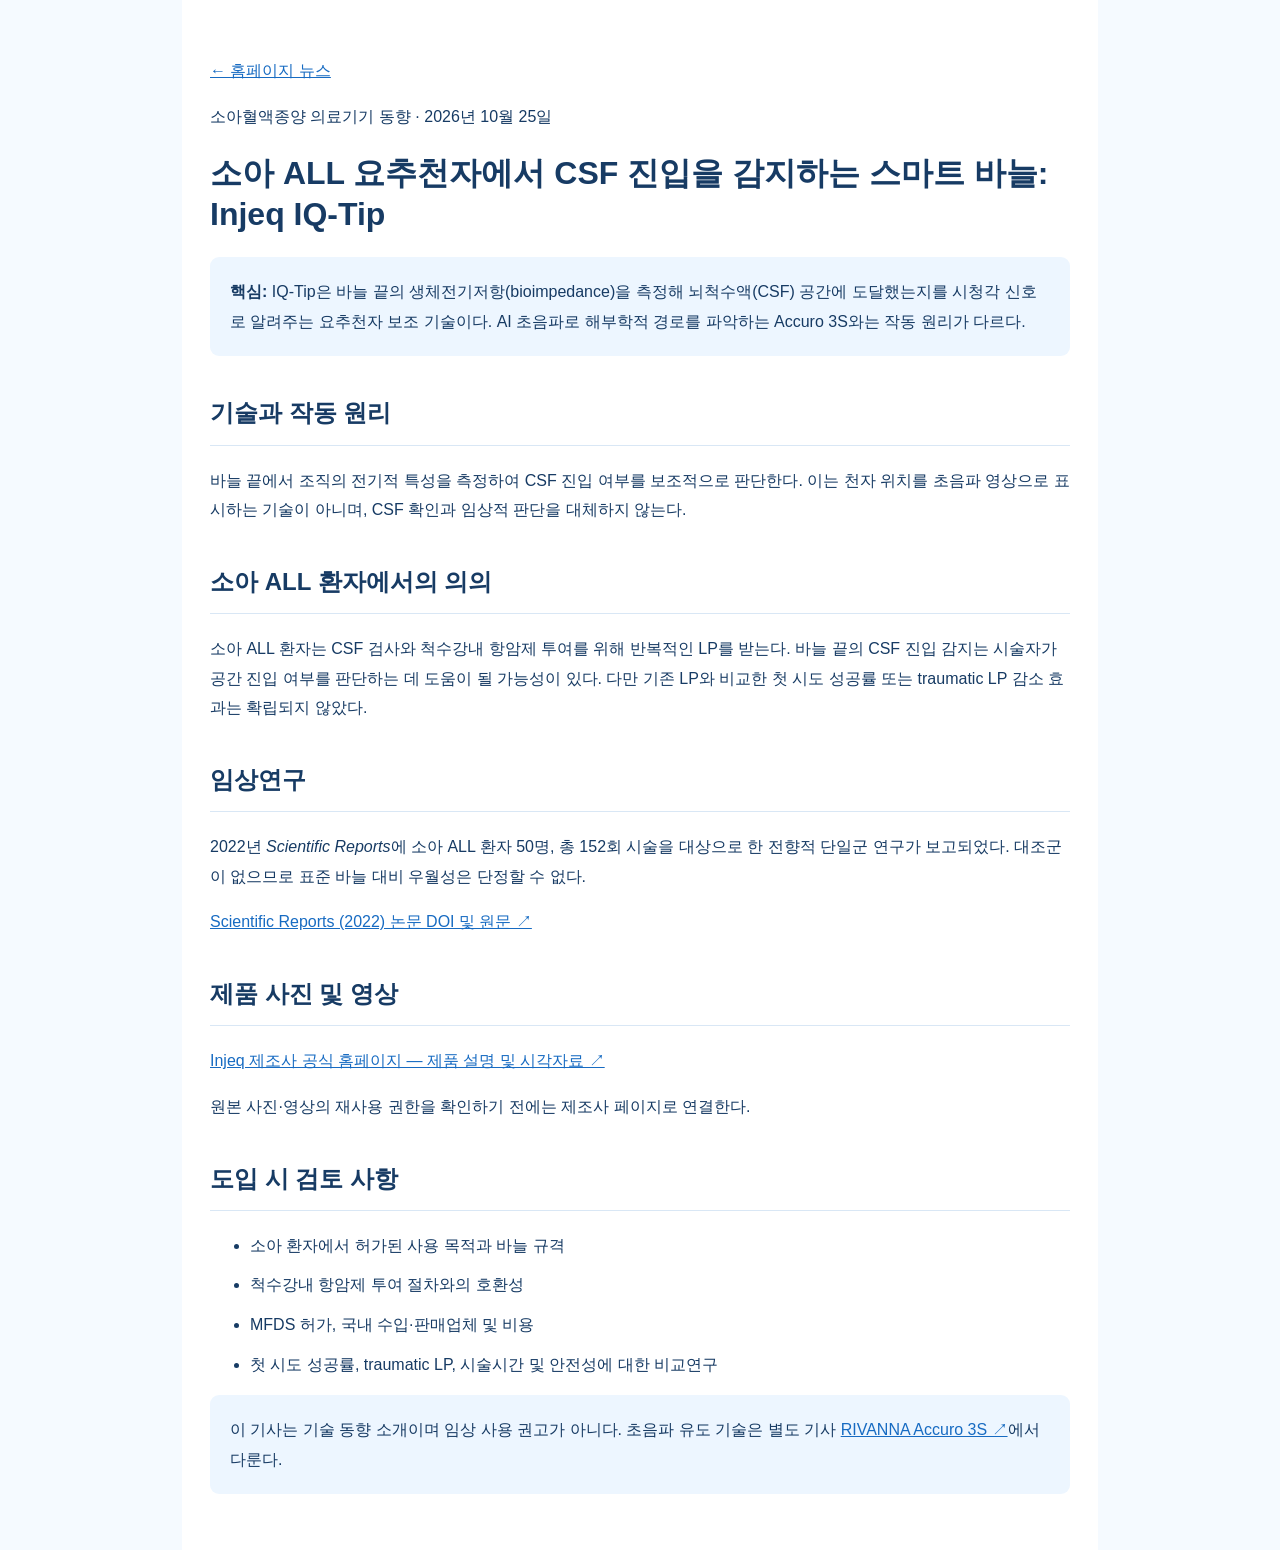
<file: news/iq-tip-pediatric-all.html>
<!doctype html><html lang="ko"><head><meta charset="utf-8"><meta name="viewport" content="width=device-width,initial-scale=1"><title>IQ-Tip: CSF 진입 감지 바늘과 소아 ALL | 소아혈액종양 뉴스</title><style>body{font:16px/1.85 Arial,'Malgun Gothic',sans-serif;color:#173b64;margin:0;background:#f5faff}main{max-width:860px;margin:auto;background:white;padding:40px 28px}a{color:#176bc2}h1{line-height:1.3}h2{margin-top:35px;border-bottom:1px solid #d9e7f5;padding-bottom:9px}.box{background:#edf6ff;padding:20px;border-radius:9px}li{margin:10px 0}@media(max-width:600px){main{padding:24px 18px}}</style></head><body><main><p><a href="/#news">← 홈페이지 뉴스</a></p><p>소아혈액종양 의료기기 동향 · 2026년 10월 25일</p><h1>소아 ALL 요추천자에서 CSF 진입을 감지하는 스마트 바늘: Injeq IQ-Tip</h1><p class="box"><strong>핵심:</strong> IQ-Tip은 바늘 끝의 생체전기저항(bioimpedance)을 측정해 뇌척수액(CSF) 공간에 도달했는지를 시청각 신호로 알려주는 요추천자 보조 기술이다. AI 초음파로 해부학적 경로를 파악하는 Accuro 3S와는 작동 원리가 다르다.</p><h2>기술과 작동 원리</h2><p>바늘 끝에서 조직의 전기적 특성을 측정하여 CSF 진입 여부를 보조적으로 판단한다. 이는 천자 위치를 초음파 영상으로 표시하는 기술이 아니며, CSF 확인과 임상적 판단을 대체하지 않는다.</p><h2>소아 ALL 환자에서의 의의</h2><p>소아 ALL 환자는 CSF 검사와 척수강내 항암제 투여를 위해 반복적인 LP를 받는다. 바늘 끝의 CSF 진입 감지는 시술자가 공간 진입 여부를 판단하는 데 도움이 될 가능성이 있다. 다만 기존 LP와 비교한 첫 시도 성공률 또는 traumatic LP 감소 효과는 확립되지 않았다.</p><h2>임상연구</h2><p>2022년 <em>Scientific Reports</em>에 소아 ALL 환자 50명, 총 152회 시술을 대상으로 한 전향적 단일군 연구가 보고되었다. 대조군이 없으므로 표준 바늘 대비 우월성은 단정할 수 없다.</p><p><a href="https://doi.org/10.1038/s41598-022-10915-4" target="_blank" rel="noopener noreferrer">Scientific Reports (2022) 논문 DOI 및 원문 ↗</a></p><h2>제품 사진 및 영상</h2><p><a href="https://injeq.com/" target="_blank" rel="noopener noreferrer">Injeq 제조사 공식 홈페이지 — 제품 설명 및 시각자료 ↗</a></p><p>원본 사진·영상의 재사용 권한을 확인하기 전에는 제조사 페이지로 연결한다.</p><h2>도입 시 검토 사항</h2><ul><li>소아 환자에서 허가된 사용 목적과 바늘 규격</li><li>척수강내 항암제 투여 절차와의 호환성</li><li>MFDS 허가, 국내 수입·판매업체 및 비용</li><li>첫 시도 성공률, traumatic LP, 시술시간 및 안전성에 대한 비교연구</li></ul><p class="box">이 기사는 기술 동향 소개이며 임상 사용 권고가 아니다. 초음파 유도 기술은 별도 기사 <a href="/news/accuro-3s-pediatric-lp.html">RIVANNA Accuro 3S ↗</a>에서 다룬다.</p></main></body></html>
</file>
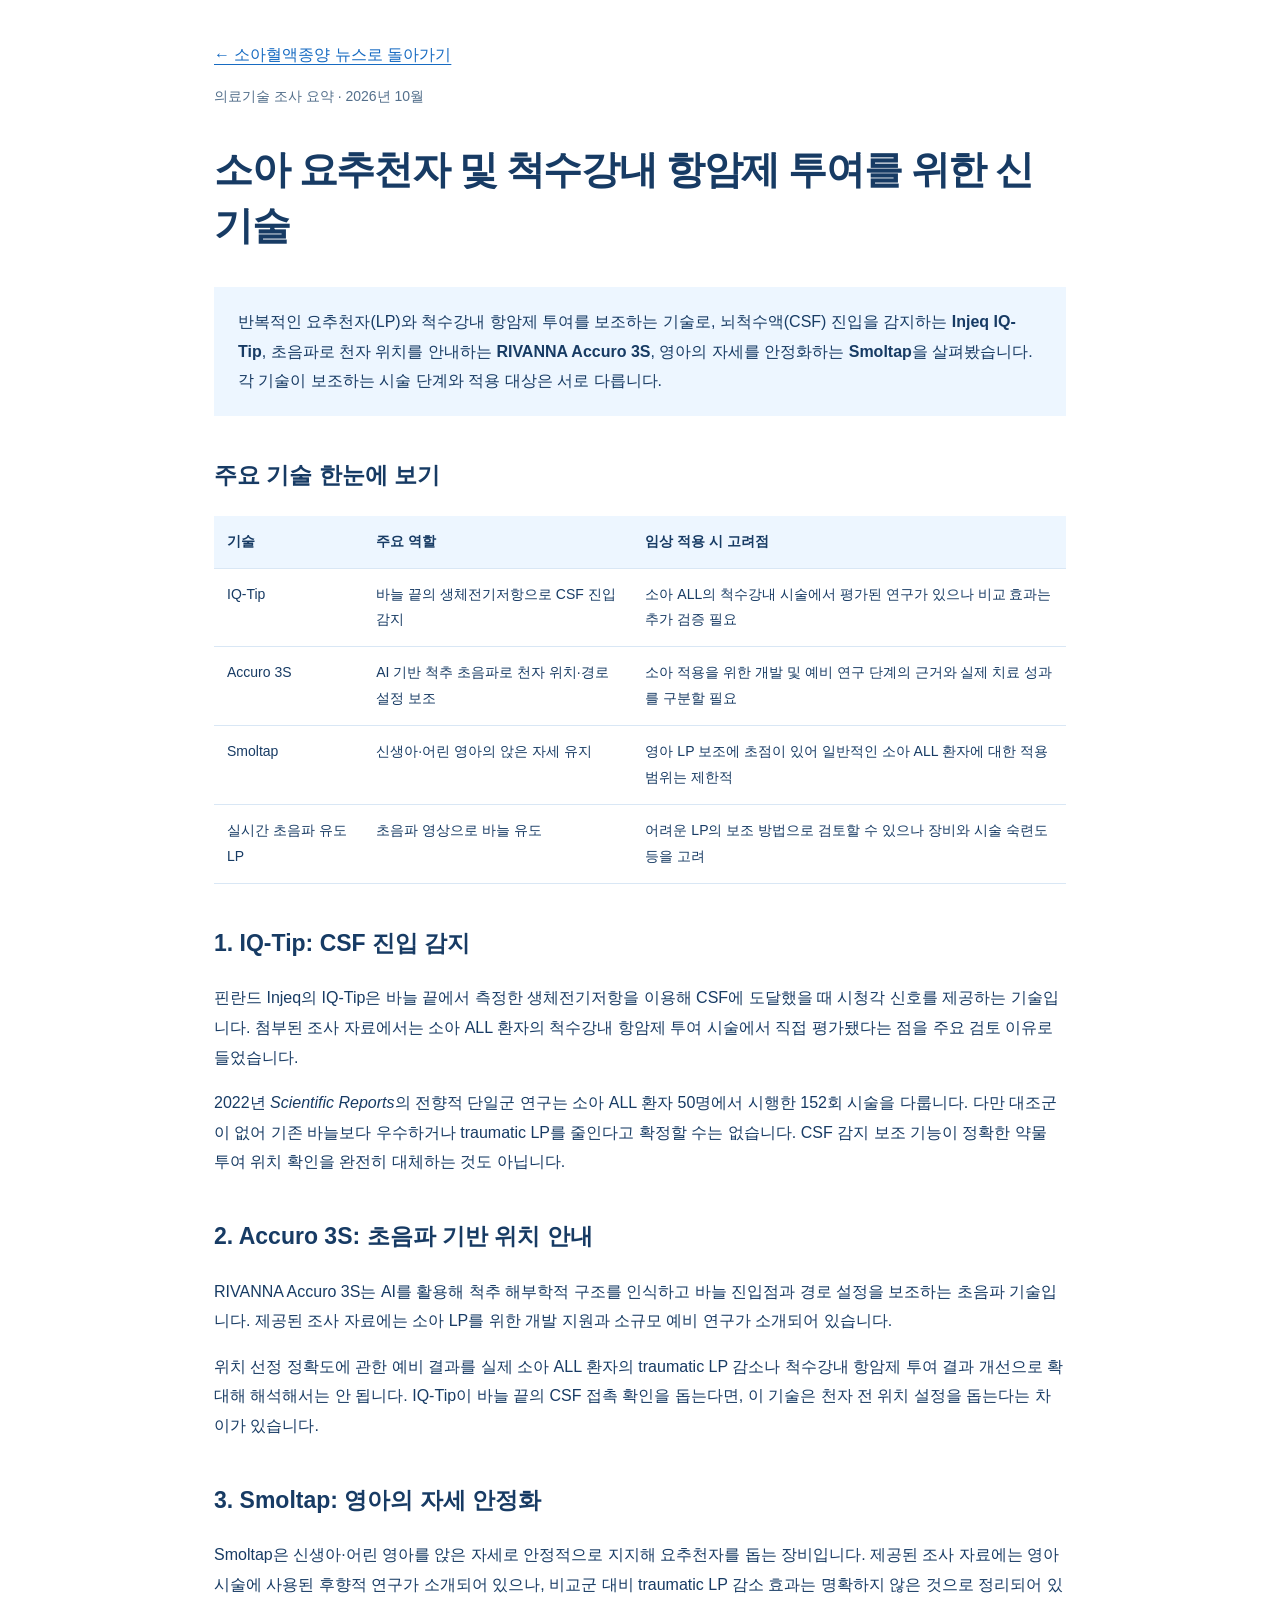
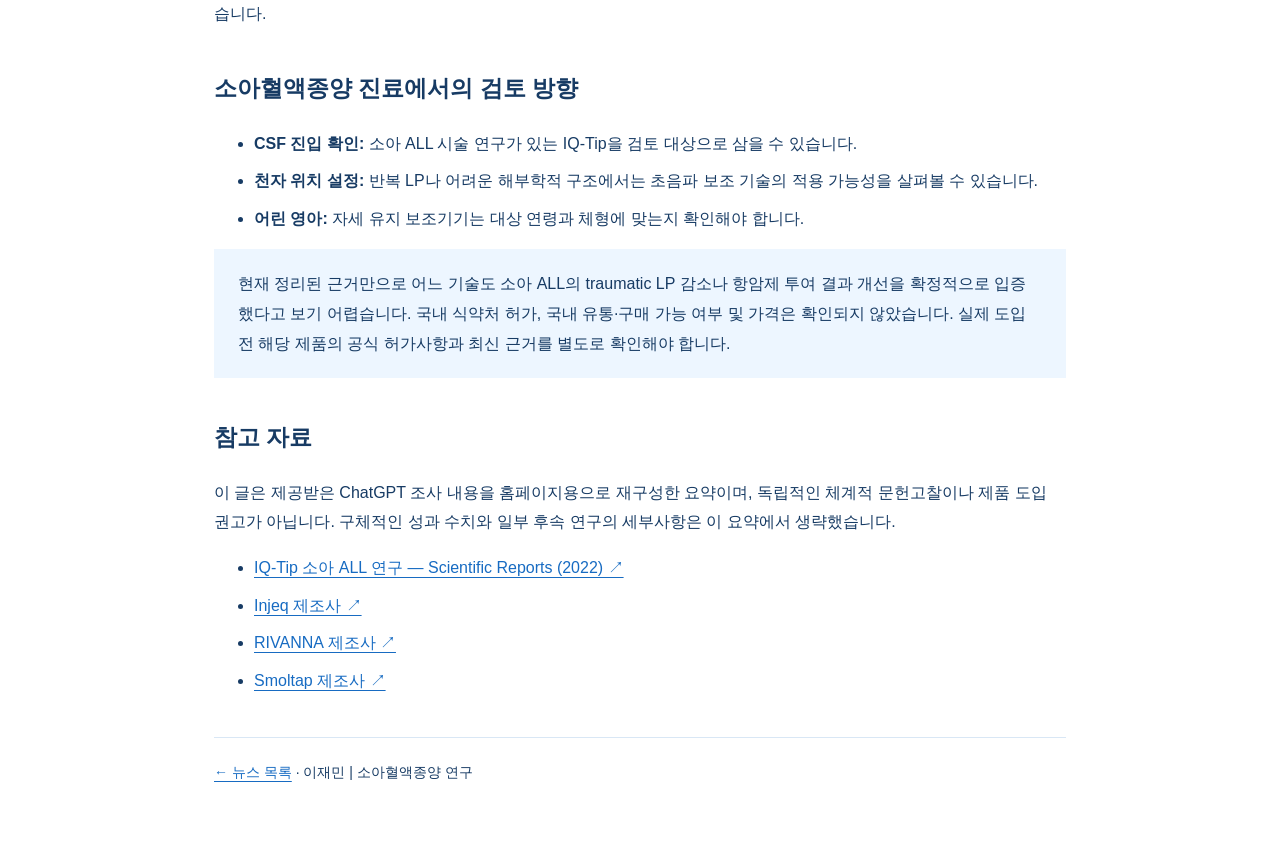
<file: news/pediatric-lp-devices.html>
<!doctype html>
<html lang="ko"><head><meta charset="utf-8"><meta name="viewport" content="width=device-width,initial-scale=1">
<title>소아 요추천자 및 척수강내 항암제 투여를 위한 신기술 | 이재민</title>
<meta name="description" content="IQ-Tip, Accuro 3S, Smoltap의 작동 원리와 소아혈액종양 임상 적용 가능성을 정리한 조사 요약입니다.">
<style>:root{color-scheme:light}*{box-sizing:border-box}body{margin:0;color:#173b64;background:#fff;font-family:Arial,'Malgun Gothic',sans-serif;line-height:1.85}main{max-width:900px;margin:auto;padding:40px 24px 72px}a{color:#176bc2;text-underline-offset:4px}h1{font-size:clamp(27px,5vw,39px);line-height:1.45;letter-spacing:-.035em}h2{margin-top:38px;font-size:23px}h3{font-size:19px}.meta{color:#536f8b;font-size:14px}.lead,.note{padding:20px 24px;background:#edf6ff}.table-wrap{overflow-x:auto}table{border-collapse:collapse;width:100%;font-size:14px}th,td{text-align:left;padding:13px;border-bottom:1px solid #d9e7f5;vertical-align:top}th{background:#edf6ff}li{margin:8px 0}footer{margin-top:42px;border-top:1px solid #d9e7f5;padding-top:22px;font-size:14px}</style></head>
<body><main><a href="/#news">← 소아혈액종양 뉴스로 돌아가기</a>
<article><p class="meta">의료기술 조사 요약 · 2026년 10월</p>
<h1>소아 요추천자 및 척수강내 항암제 투여를 위한 신기술</h1>
<p class="lead">반복적인 요추천자(LP)와 척수강내 항암제 투여를 보조하는 기술로, 뇌척수액(CSF) 진입을 감지하는 <strong>Injeq IQ-Tip</strong>, 초음파로 천자 위치를 안내하는 <strong>RIVANNA Accuro 3S</strong>, 영아의 자세를 안정화하는 <strong>Smoltap</strong>을 살펴봤습니다. 각 기술이 보조하는 시술 단계와 적용 대상은 서로 다릅니다.</p>
<h2>주요 기술 한눈에 보기</h2><div class="table-wrap"><table><thead><tr><th>기술</th><th>주요 역할</th><th>임상 적용 시 고려점</th></tr></thead><tbody>
<tr><td>IQ-Tip</td><td>바늘 끝의 생체전기저항으로 CSF 진입 감지</td><td>소아 ALL의 척수강내 시술에서 평가된 연구가 있으나 비교 효과는 추가 검증 필요</td></tr>
<tr><td>Accuro 3S</td><td>AI 기반 척추 초음파로 천자 위치·경로 설정 보조</td><td>소아 적용을 위한 개발 및 예비 연구 단계의 근거와 실제 치료 성과를 구분할 필요</td></tr>
<tr><td>Smoltap</td><td>신생아·어린 영아의 앉은 자세 유지</td><td>영아 LP 보조에 초점이 있어 일반적인 소아 ALL 환자에 대한 적용 범위는 제한적</td></tr>
<tr><td>실시간 초음파 유도 LP</td><td>초음파 영상으로 바늘 유도</td><td>어려운 LP의 보조 방법으로 검토할 수 있으나 장비와 시술 숙련도 등을 고려</td></tr>
</tbody></table></div>
<h2>1. IQ-Tip: CSF 진입 감지</h2>
<p>핀란드 Injeq의 IQ-Tip은 바늘 끝에서 측정한 생체전기저항을 이용해 CSF에 도달했을 때 시청각 신호를 제공하는 기술입니다. 첨부된 조사 자료에서는 소아 ALL 환자의 척수강내 항암제 투여 시술에서 직접 평가됐다는 점을 주요 검토 이유로 들었습니다.</p>
<p>2022년 <em>Scientific Reports</em>의 전향적 단일군 연구는 소아 ALL 환자 50명에서 시행한 152회 시술을 다룹니다. 다만 대조군이 없어 기존 바늘보다 우수하거나 traumatic LP를 줄인다고 확정할 수는 없습니다. CSF 감지 보조 기능이 정확한 약물 투여 위치 확인을 완전히 대체하는 것도 아닙니다.</p>
<h2>2. Accuro 3S: 초음파 기반 위치 안내</h2>
<p>RIVANNA Accuro 3S는 AI를 활용해 척추 해부학적 구조를 인식하고 바늘 진입점과 경로 설정을 보조하는 초음파 기술입니다. 제공된 조사 자료에는 소아 LP를 위한 개발 지원과 소규모 예비 연구가 소개되어 있습니다.</p>
<p>위치 선정 정확도에 관한 예비 결과를 실제 소아 ALL 환자의 traumatic LP 감소나 척수강내 항암제 투여 결과 개선으로 확대해 해석해서는 안 됩니다. IQ-Tip이 바늘 끝의 CSF 접촉 확인을 돕는다면, 이 기술은 천자 전 위치 설정을 돕는다는 차이가 있습니다.</p>
<h2>3. Smoltap: 영아의 자세 안정화</h2>
<p>Smoltap은 신생아·어린 영아를 앉은 자세로 안정적으로 지지해 요추천자를 돕는 장비입니다. 제공된 조사 자료에는 영아 시술에 사용된 후향적 연구가 소개되어 있으나, 비교군 대비 traumatic LP 감소 효과는 명확하지 않은 것으로 정리되어 있습니다.</p>
<h2>소아혈액종양 진료에서의 검토 방향</h2>
<ul><li><strong>CSF 진입 확인:</strong> 소아 ALL 시술 연구가 있는 IQ-Tip을 검토 대상으로 삼을 수 있습니다.</li>
<li><strong>천자 위치 설정:</strong> 반복 LP나 어려운 해부학적 구조에서는 초음파 보조 기술의 적용 가능성을 살펴볼 수 있습니다.</li>
<li><strong>어린 영아:</strong> 자세 유지 보조기기는 대상 연령과 체형에 맞는지 확인해야 합니다.</li></ul>
<p class="note">현재 정리된 근거만으로 어느 기술도 소아 ALL의 traumatic LP 감소나 항암제 투여 결과 개선을 확정적으로 입증했다고 보기 어렵습니다. 국내 식약처 허가, 국내 유통·구매 가능 여부 및 가격은 확인되지 않았습니다. 실제 도입 전 해당 제품의 공식 허가사항과 최신 근거를 별도로 확인해야 합니다.</p>
<h2>참고 자료</h2>
<p>이 글은 제공받은 ChatGPT 조사 내용을 홈페이지용으로 재구성한 요약이며, 독립적인 체계적 문헌고찰이나 제품 도입 권고가 아닙니다. 구체적인 성과 수치와 일부 후속 연구의 세부사항은 이 요약에서 생략했습니다.</p>
<ul><li><a href="https://doi.org/10.1038/s41598-022-10915-4" target="_blank" rel="noopener noreferrer">IQ-Tip 소아 ALL 연구 — Scientific Reports (2022) ↗</a></li>
<li><a href="https://injeq.com/" target="_blank" rel="noopener noreferrer">Injeq 제조사 ↗</a></li>
<li><a href="https://rivannamedical.com/" target="_blank" rel="noopener noreferrer">RIVANNA 제조사 ↗</a></li>
<li><a href="https://smoltap.com/" target="_blank" rel="noopener noreferrer">Smoltap 제조사 ↗</a></li></ul></article>
<footer><a href="/#news">← 뉴스 목록</a> · 이재민 | 소아혈액종양 연구</footer></main></body></html>
</file>
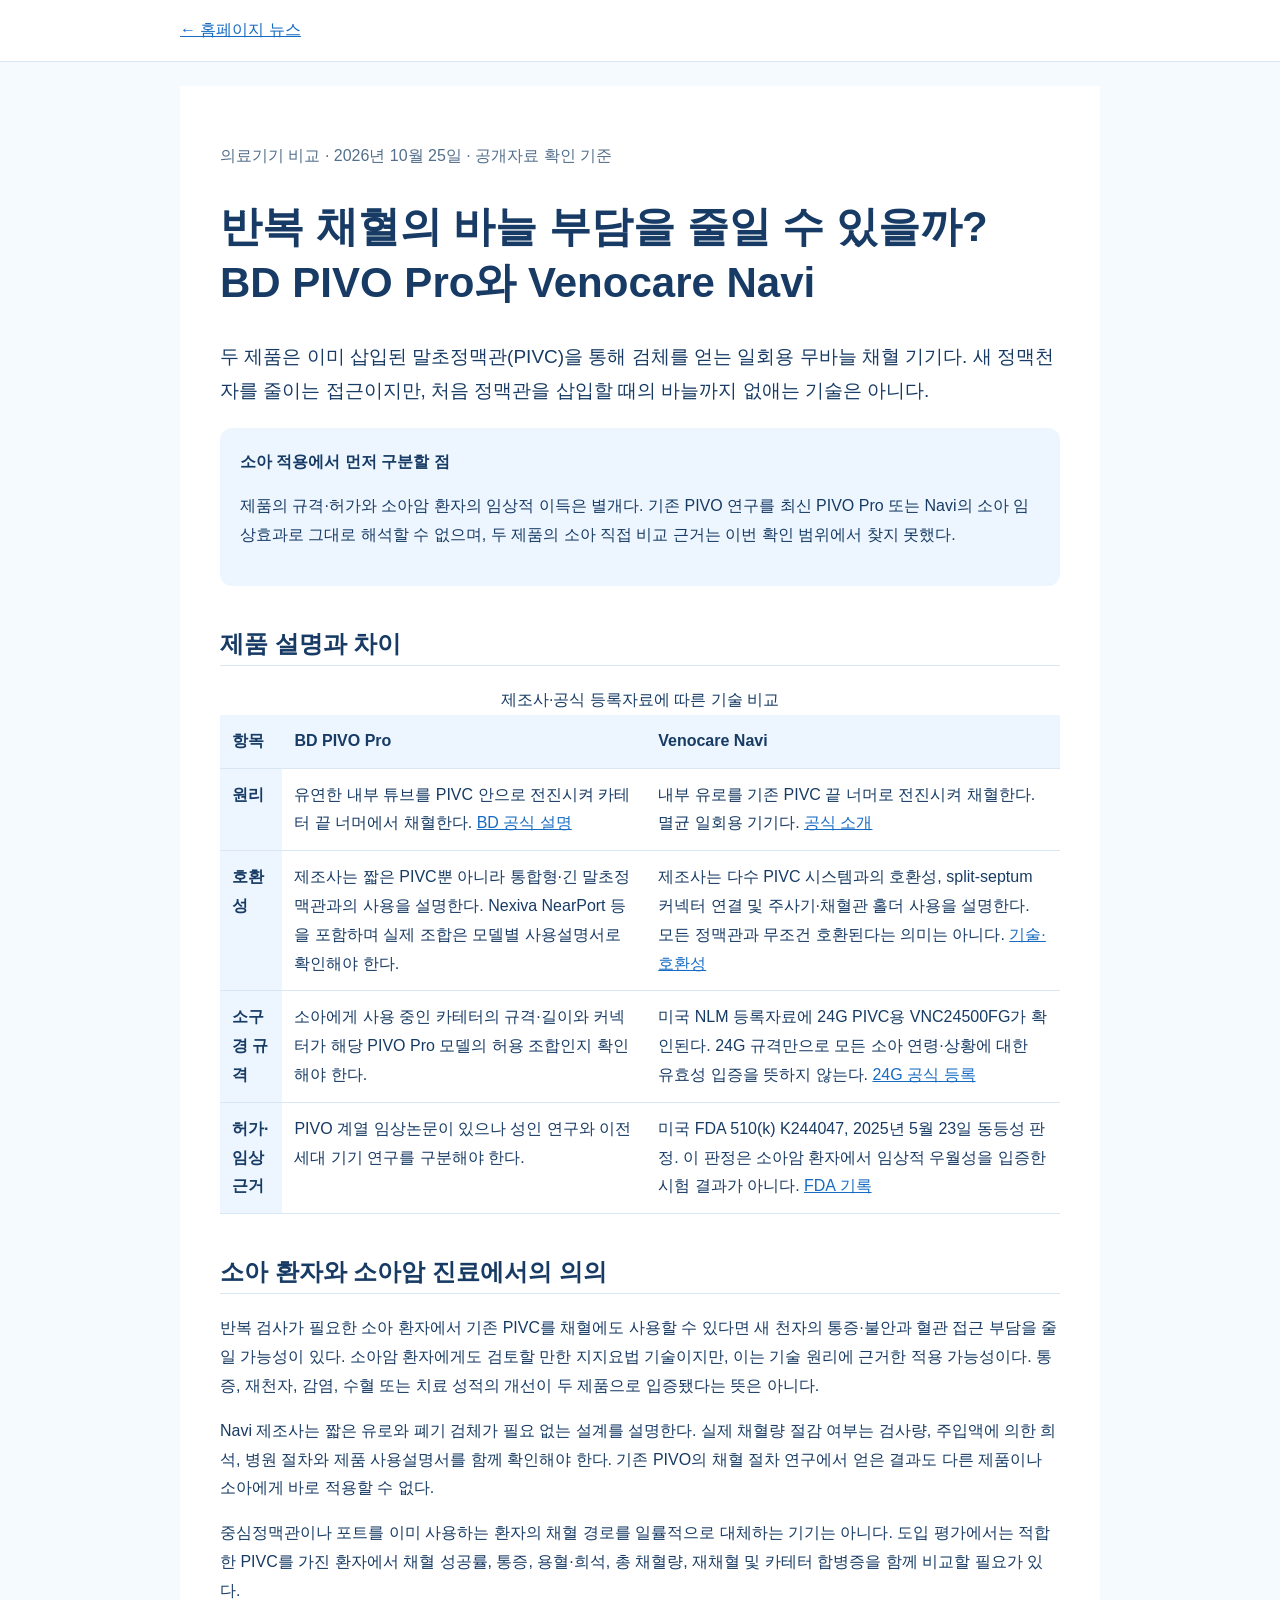
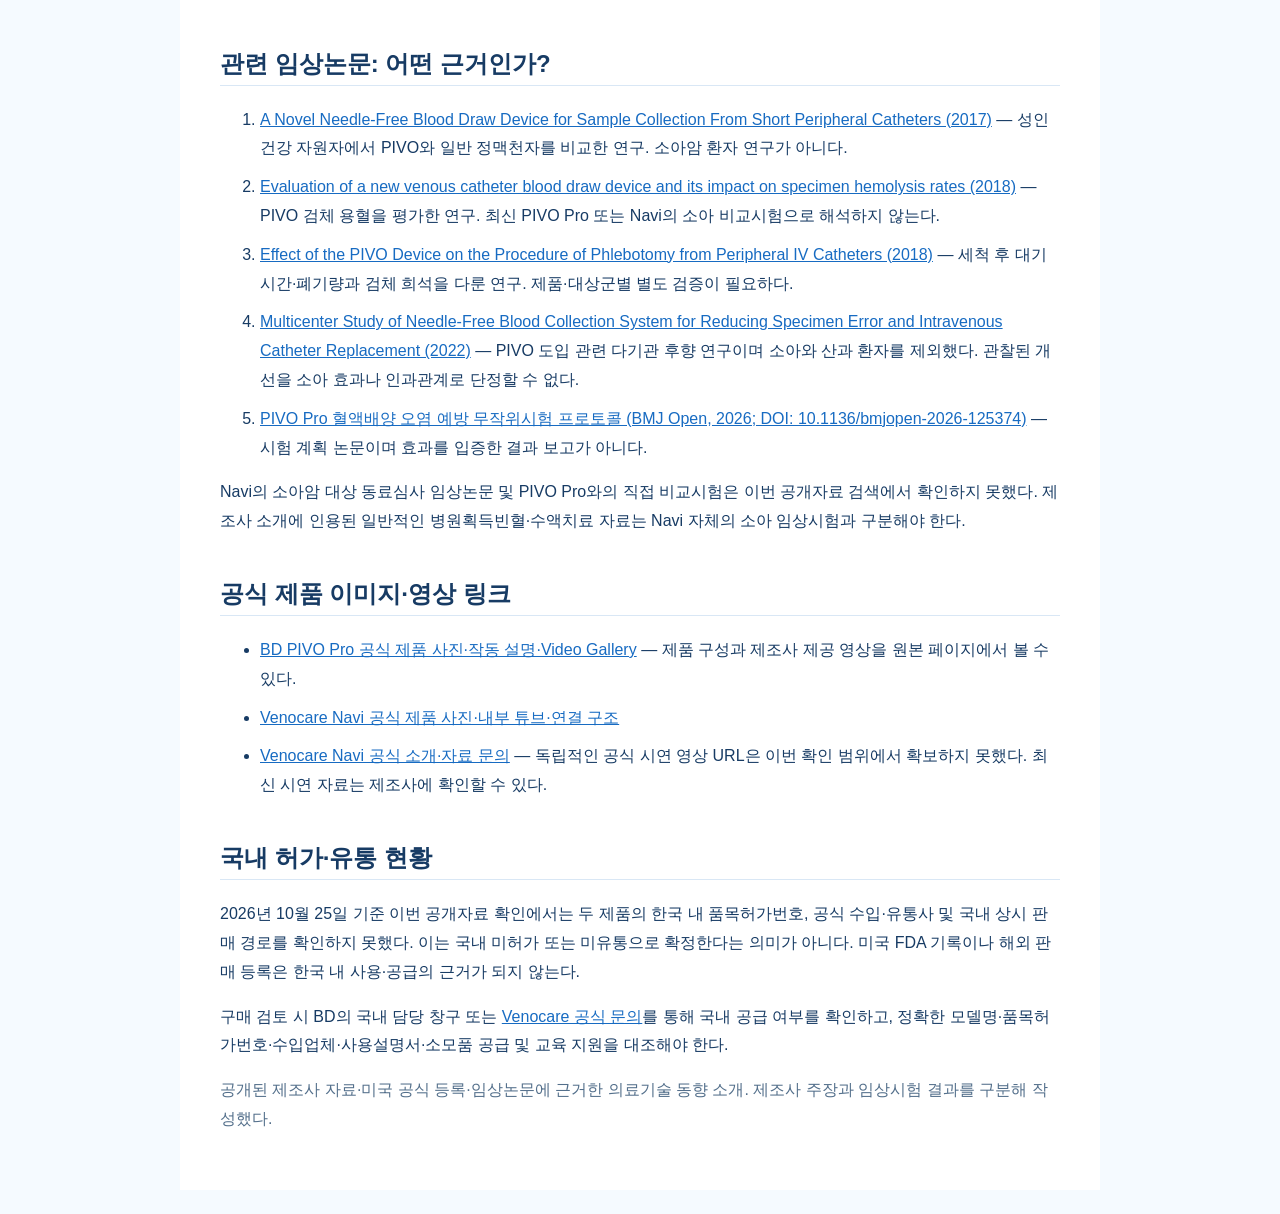
<file: news/pivo-pro-venocare-navi.html>
<!doctype html>
<html lang="ko"><head><meta charset="utf-8"><meta name="viewport" content="width=device-width,initial-scale=1"><title>BD PIVO Pro와 Venocare Navi 비교 | 소아혈액종양 뉴스</title><meta name="description" content="기존 말초정맥관을 통한 무바늘 채혈: BD PIVO Pro와 Venocare Navi의 기술, 소아 환자 의의, 임상근거와 국내 유통 확인 현황."><style>
*{box-sizing:border-box}body{margin:0;background:#f5faff;color:#173b64;font:16px/1.8 Arial,'Malgun Gothic',sans-serif}nav{padding:16px max(20px,calc((100% - 920px)/2));background:white;border-bottom:1px solid #d9e7f5}main{max-width:920px;margin:24px auto;padding:40px;background:white}a{color:#176bc2}h1{font-size:clamp(28px,4.5vw,42px);line-height:1.35}h2{margin-top:36px;font-size:24px;border-bottom:1px solid #d9e7f5}.lead{font-size:19px}.muted{color:#536f8b}.panel{background:#edf6ff;padding:20px;border-radius:12px}.table-wrap{overflow-x:auto}table{border-collapse:collapse;width:100%;min-width:550px}th,td{padding:12px;border-bottom:1px solid #d9e7f5;text-align:left;vertical-align:top}th{background:#edf6ff}li{margin:10px 0}@media(max-width:650px){main{margin:0;padding:24px 18px}}
</style></head><body><nav><a href="/#news">← 홈페이지 뉴스</a></nav><main>
<p class="muted">의료기기 비교 · 2026년 10월 25일 · 공개자료 확인 기준</p>
<h1>반복 채혈의 바늘 부담을 줄일 수 있을까?<br>BD PIVO Pro와 Venocare Navi</h1>
<p class="lead">두 제품은 이미 삽입된 말초정맥관(PIVC)을 통해 검체를 얻는 일회용 무바늘 채혈 기기다. 새 정맥천자를 줄이는 접근이지만, 처음 정맥관을 삽입할 때의 바늘까지 없애는 기술은 아니다.</p>
<div class="panel"><strong>소아 적용에서 먼저 구분할 점</strong><p>제품의 규격·허가와 소아암 환자의 임상적 이득은 별개다. 기존 PIVO 연구를 최신 PIVO Pro 또는 Navi의 소아 임상효과로 그대로 해석할 수 없으며, 두 제품의 소아 직접 비교 근거는 이번 확인 범위에서 찾지 못했다.</p></div>
<h2>제품 설명과 차이</h2>
<div class="table-wrap"><table><caption>제조사·공식 등록자료에 따른 기술 비교</caption><thead><tr><th scope="col">항목</th><th scope="col">BD PIVO Pro</th><th scope="col">Venocare Navi</th></tr></thead><tbody>
<tr><th scope="row">원리</th><td>유연한 내부 튜브를 PIVC 안으로 전진시켜 카테터 끝 너머에서 채혈한다. <a href="https://www.bd.com/en-us/products-and-solutions/products/product-families/pivo-pro-needle-free-blood-draw-device">BD 공식 설명</a></td><td>내부 유로를 기존 PIVC 끝 너머로 전진시켜 채혈한다. 멸균 일회용 기기다. <a href="https://venocare.com/navi/">공식 소개</a></td></tr>
<tr><th scope="row">호환성</th><td>제조사는 짧은 PIVC뿐 아니라 통합형·긴 말초정맥관과의 사용을 설명한다. Nexiva NearPort 등을 포함하며 실제 조합은 모델별 사용설명서로 확인해야 한다.</td><td>제조사는 다수 PIVC 시스템과의 호환성, split-septum 커넥터 연결 및 주사기·채혈관 홀더 사용을 설명한다. 모든 정맥관과 무조건 호환된다는 의미는 아니다. <a href="https://venocare.com/navi/features-benefits/">기술·호환성</a></td></tr>
<tr><th scope="row">소구경 규격</th><td>소아에게 사용 중인 카테터의 규격·길이와 커넥터가 해당 PIVO Pro 모델의 허용 조합인지 확인해야 한다.</td><td>미국 NLM 등록자료에 24G PIVC용 VNC24500FG가 확인된다. 24G 규격만으로 모든 소아 연령·상황에 대한 유효성 입증을 뜻하지 않는다. <a href="https://accessgudid.nlm.nih.gov/devices/00850073657065">24G 공식 등록</a></td></tr>
<tr><th scope="row">허가·임상근거</th><td>PIVO 계열 임상논문이 있으나 성인 연구와 이전 세대 기기 연구를 구분해야 한다.</td><td>미국 FDA 510(k) K244047, 2025년 5월 23일 동등성 판정. 이 판정은 소아암 환자에서 임상적 우월성을 입증한 시험 결과가 아니다. <a href="https://www.accessdata.fda.gov/scripts/cdrh/cfdocs/cfpmn/pmn.cfm?ID=K244047">FDA 기록</a></td></tr>
</tbody></table></div>
<h2>소아 환자와 소아암 진료에서의 의의</h2>
<p>반복 검사가 필요한 소아 환자에서 기존 PIVC를 채혈에도 사용할 수 있다면 새 천자의 통증·불안과 혈관 접근 부담을 줄일 가능성이 있다. 소아암 환자에게도 검토할 만한 지지요법 기술이지만, 이는 기술 원리에 근거한 적용 가능성이다. 통증, 재천자, 감염, 수혈 또는 치료 성적의 개선이 두 제품으로 입증됐다는 뜻은 아니다.</p>
<p>Navi 제조사는 짧은 유로와 폐기 검체가 필요 없는 설계를 설명한다. 실제 채혈량 절감 여부는 검사량, 주입액에 의한 희석, 병원 절차와 제품 사용설명서를 함께 확인해야 한다. 기존 PIVO의 채혈 절차 연구에서 얻은 결과도 다른 제품이나 소아에게 바로 적용할 수 없다.</p>
<p>중심정맥관이나 포트를 이미 사용하는 환자의 채혈 경로를 일률적으로 대체하는 기기는 아니다. 도입 평가에서는 적합한 PIVC를 가진 환자에서 채혈 성공률, 통증, 용혈·희석, 총 채혈량, 재채혈 및 카테터 합병증을 함께 비교할 필요가 있다.</p>
<h2>관련 임상논문: 어떤 근거인가?</h2>
<ol>
<li><a href="https://pubmed.ncbi.nlm.nih.gov/28419012/">A Novel Needle-Free Blood Draw Device for Sample Collection From Short Peripheral Catheters (2017)</a> — 성인 건강 자원자에서 PIVO와 일반 정맥천자를 비교한 연구. 소아암 환자 연구가 아니다.</li>
<li><a href="https://pmc.ncbi.nlm.nih.gov/articles/PMC5766746/">Evaluation of a new venous catheter blood draw device and its impact on specimen hemolysis rates (2018)</a> — PIVO 검체 용혈을 평가한 연구. 최신 PIVO Pro 또는 Navi의 소아 비교시험으로 해석하지 않는다.</li>
<li><a href="https://pmc.ncbi.nlm.nih.gov/articles/PMC5987336/">Effect of the PIVO Device on the Procedure of Phlebotomy from Peripheral IV Catheters (2018)</a> — 세척 후 대기시간·폐기량과 검체 희석을 다룬 연구. 제품·대상군별 별도 검증이 필요하다.</li>
<li><a href="https://pmc.ncbi.nlm.nih.gov/articles/PMC8887850/">Multicenter Study of Needle-Free Blood Collection System for Reducing Specimen Error and Intravenous Catheter Replacement (2022)</a> — PIVO 도입 관련 다기관 후향 연구이며 소아와 산과 환자를 제외했다. 관찰된 개선을 소아 효과나 인과관계로 단정할 수 없다.</li>
<li><a href="https://pubmed.ncbi.nlm.nih.gov/42805640/">PIVO Pro 혈액배양 오염 예방 무작위시험 프로토콜 (BMJ Open, 2026; DOI: 10.1136/bmjopen-2026-125374)</a> — 시험 계획 논문이며 효과를 입증한 결과 보고가 아니다.</li>
</ol>
<p>Navi의 소아암 대상 동료심사 임상논문 및 PIVO Pro와의 직접 비교시험은 이번 공개자료 검색에서 확인하지 못했다. 제조사 소개에 인용된 일반적인 병원획득빈혈·수액치료 자료는 Navi 자체의 소아 임상시험과 구분해야 한다.</p>
<h2>공식 제품 이미지·영상 링크</h2>
<ul><li><a href="https://www.bd.com/en-us/products-and-solutions/products/product-families/pivo-pro-needle-free-blood-draw-device">BD PIVO Pro 공식 제품 사진·작동 설명·Video Gallery</a> — 제품 구성과 제조사 제공 영상을 원본 페이지에서 볼 수 있다.</li>
<li><a href="https://venocare.com/navi/features-benefits/">Venocare Navi 공식 제품 사진·내부 튜브·연결 구조</a></li>
<li><a href="https://venocare.com/navi/">Venocare Navi 공식 소개·자료 문의</a> — 독립적인 공식 시연 영상 URL은 이번 확인 범위에서 확보하지 못했다. 최신 시연 자료는 제조사에 확인할 수 있다.</li></ul>
<h2>국내 허가·유통 현황</h2>
<p>2026년 10월 25일 기준 이번 공개자료 확인에서는 두 제품의 한국 내 품목허가번호, 공식 수입·유통사 및 국내 상시 판매 경로를 확인하지 못했다. 이는 국내 미허가 또는 미유통으로 확정한다는 의미가 아니다. 미국 FDA 기록이나 해외 판매 등록은 한국 내 사용·공급의 근거가 되지 않는다.</p>
<p>구매 검토 시 BD의 국내 담당 창구 또는 <a href="https://venocare.com/contact/">Venocare 공식 문의</a>를 통해 국내 공급 여부를 확인하고, 정확한 모델명·품목허가번호·수입업체·사용설명서·소모품 공급 및 교육 지원을 대조해야 한다.</p>
<p class="muted">공개된 제조사 자료·미국 공식 등록·임상논문에 근거한 의료기술 동향 소개. 제조사 주장과 임상시험 결과를 구분해 작성했다.</p>
</main></body></html>
</file>
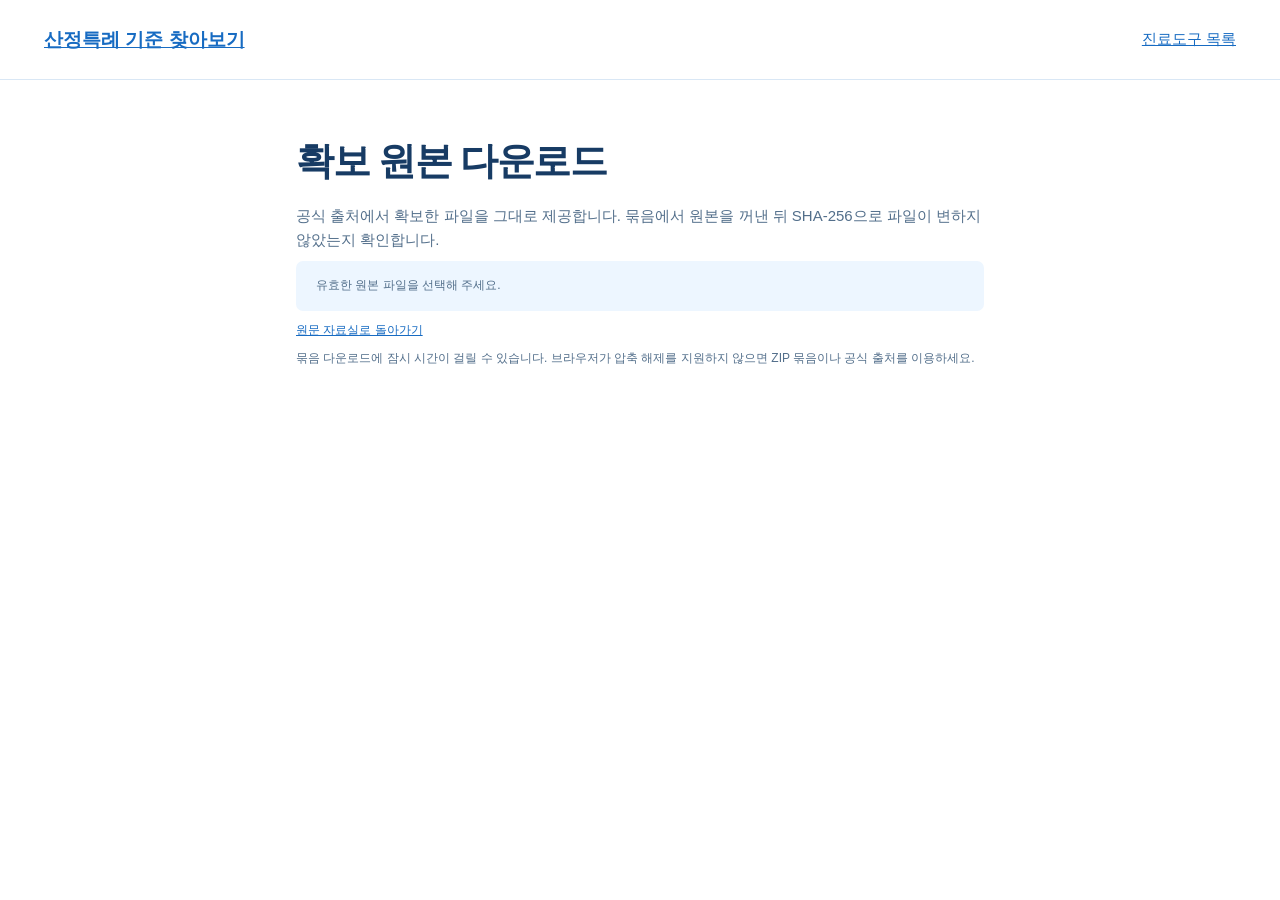
<file: clinical-tools/coverage/download.html>
<!doctype html><html lang="ko"><head><meta charset="utf-8"><meta name="viewport" content="width=device-width,initial-scale=1"><title>확보 원본 다운로드 · 산정특례 기준</title><link rel="stylesheet" href="style.css"></head><body><header><a class="brand" href="./">산정특례 기준 찾아보기</a><a href="/index.html#clinical-tools">진료도구 목록</a></header><main style="max-width:760px;padding-top:44px"><h1>확보 원본 다운로드</h1><p>공식 출처에서 확보한 파일을 그대로 제공합니다. 묶음에서 원본을 꺼낸 뒤 SHA-256으로 파일이 변하지 않았는지 확인합니다.</p><div class="notice" id="status" role="status" aria-live="polite">원본 파일 정보를 확인하고 있습니다.</div><p id="filename" class="detail-note"></p><p><a id="save" class="primary" hidden style="display:none;padding:12px 20px">검증된 원본 내려받기 ↓</a></p><div class="file-links"><a id="bundle" hidden>전체 ZIP 묶음 다운로드 ↓</a><a id="official" hidden target="_blank" rel="noopener">공식 파일 출처 ↗</a><a href="./?tab=files">원문 자료실로 돌아가기</a></div><p class="detail-note">묶음 다운로드에 잠시 시간이 걸릴 수 있습니다. 브라우저가 압축 해제를 지원하지 않으면 ZIP 묶음이나 공식 출처를 이용하세요.</p></main><script type="module" src="download.js"></script></body></html>
</file>
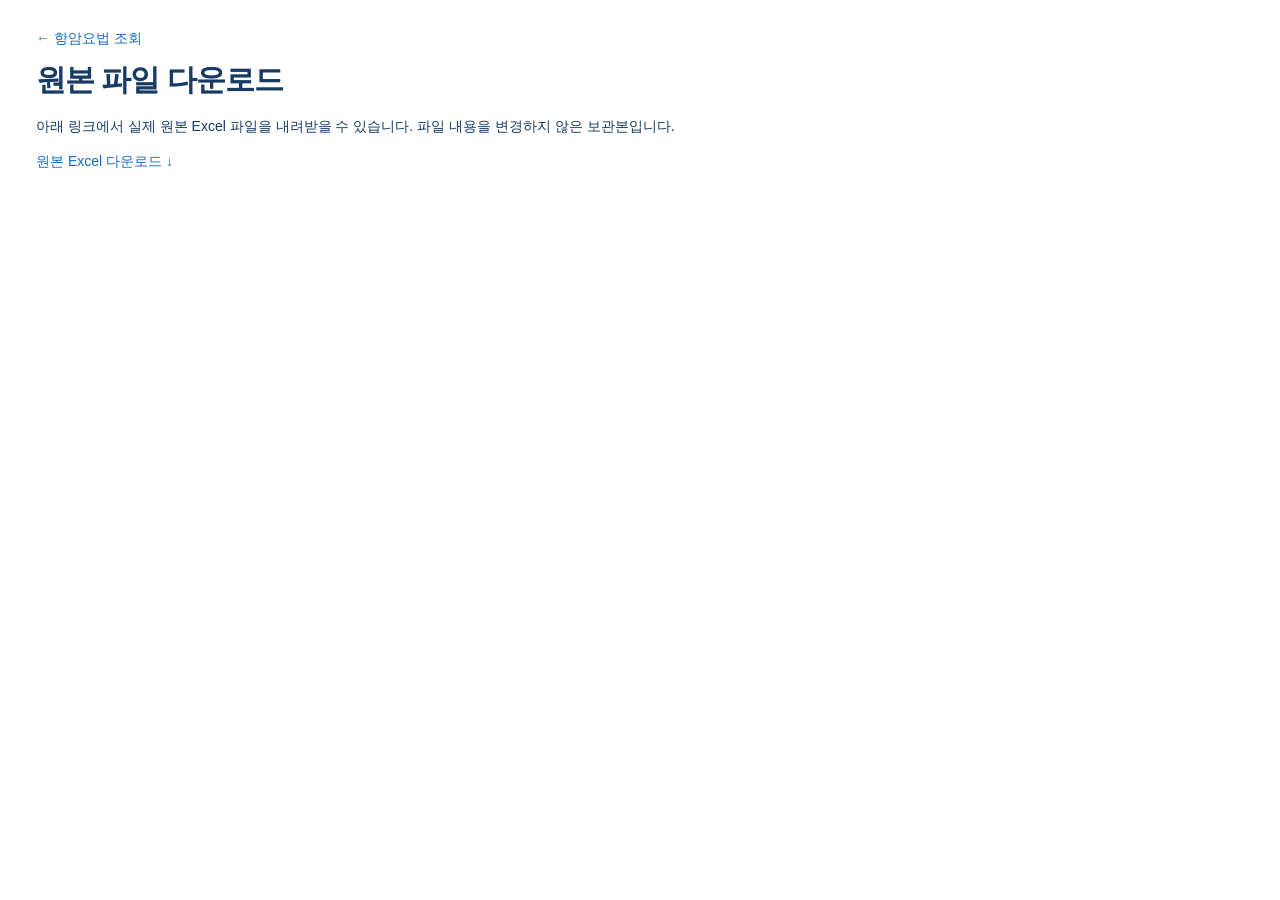
<file: clinical-tools/regimens/download.html>
<!doctype html><html lang="ko"><meta charset="utf-8"><meta name="viewport" content="width=device-width,initial-scale=1"><title>원본 다운로드</title><link rel="stylesheet" href="style.css"><main><a href="./">← 항암요법 조회</a><h1>원본 파일 다운로드</h1><p id="message">보관된 원본을 준비하고 있습니다.</p><a id="download" hidden>원본 Excel 다운로드 ↓</a></main><script type="module" src="download.js"></script></html>
</file>
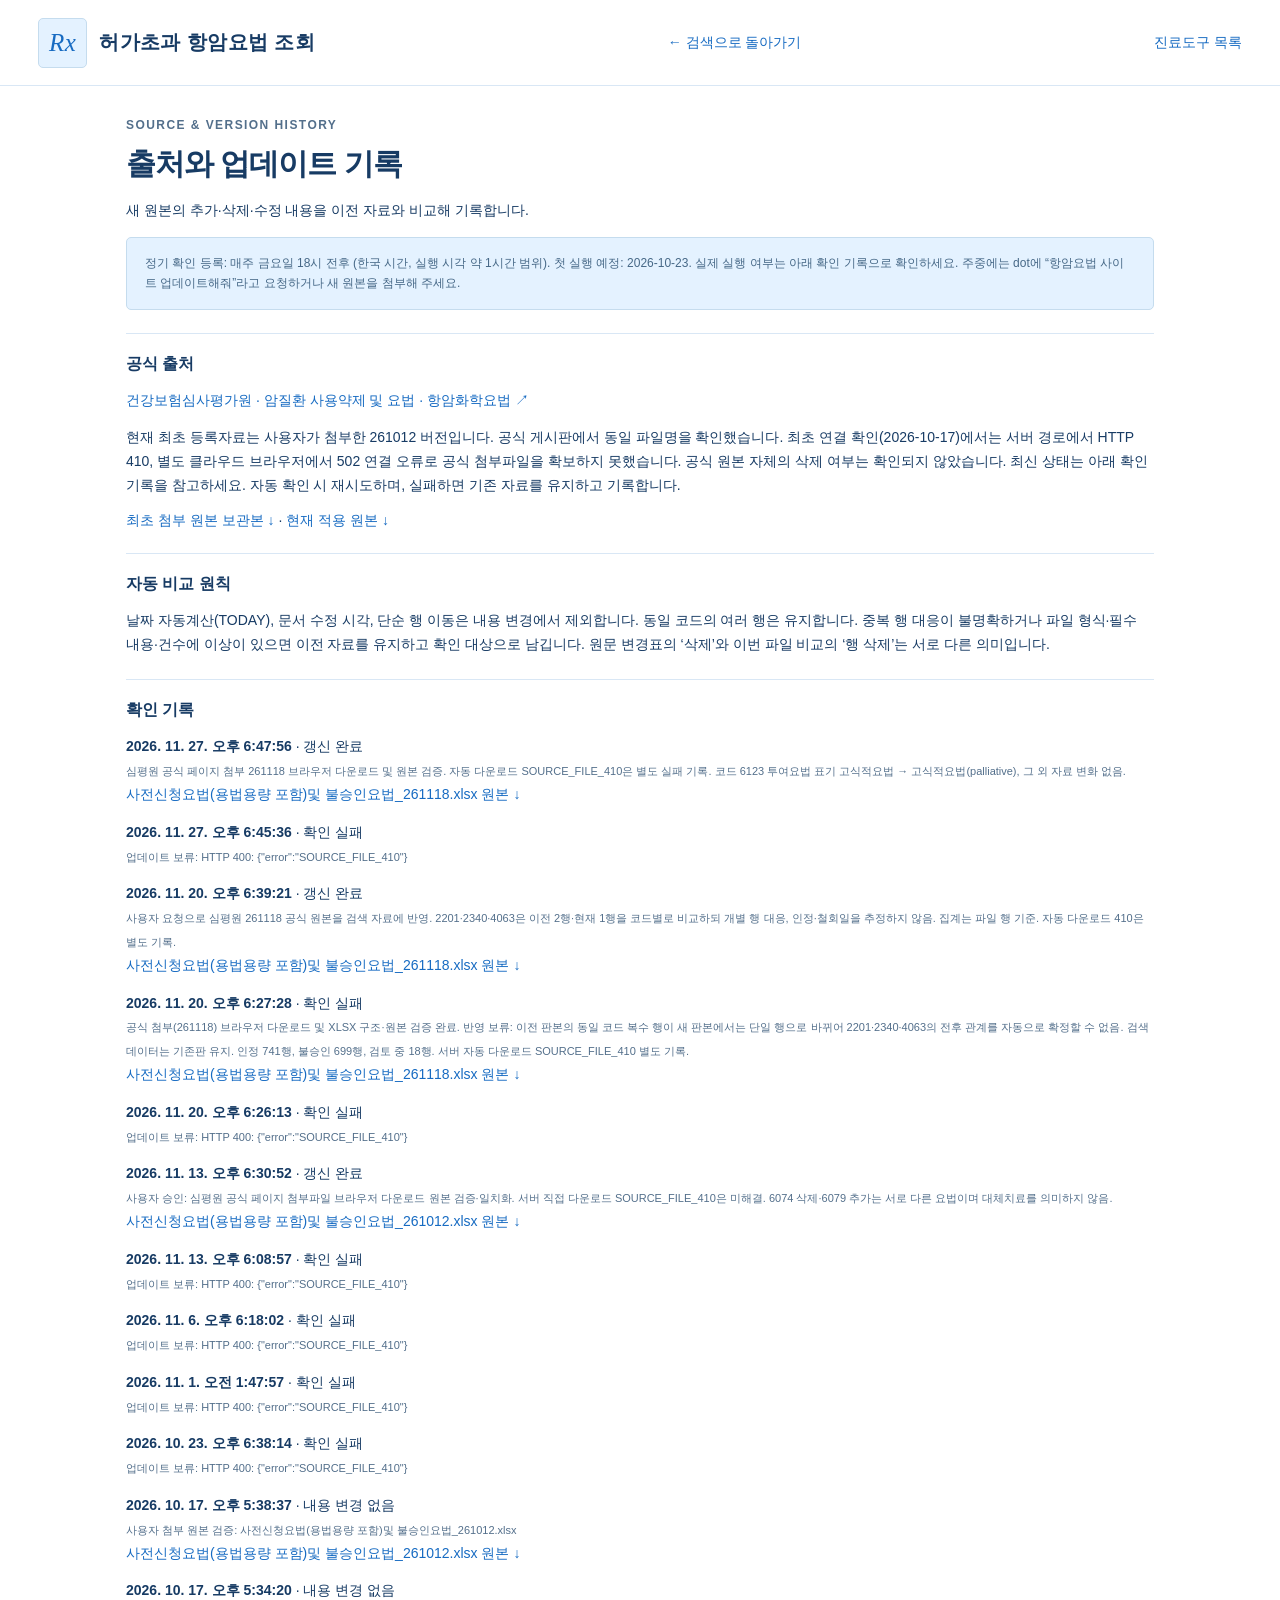
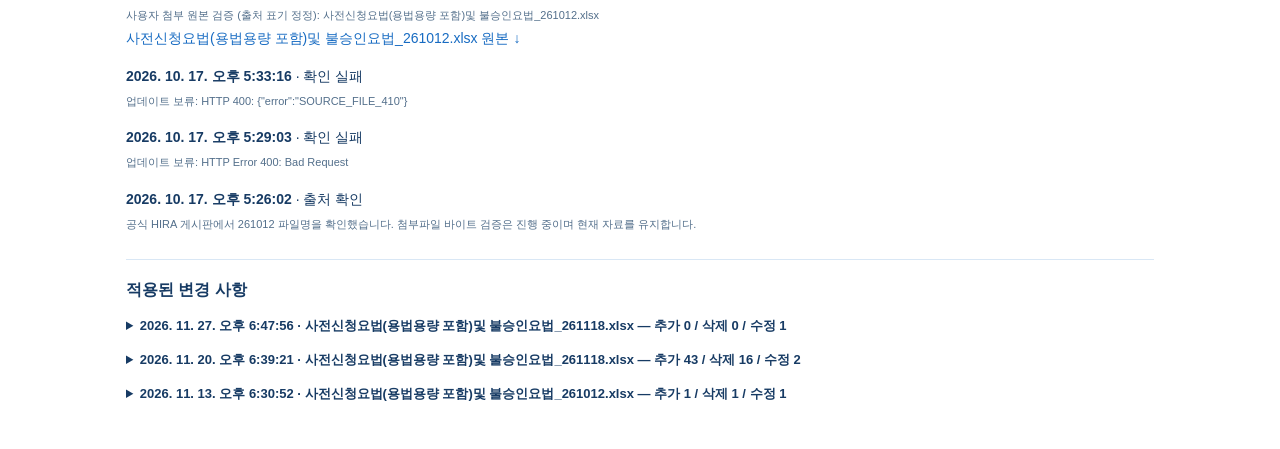
<file: clinical-tools/regimens/updates.html>
<!doctype html><html lang="ko"><head><meta charset="UTF-8"><meta name="viewport" content="width=device-width, initial-scale=1"><title>업데이트 기록 · 허가초과 항암요법 조회</title><link rel="stylesheet" href="style.css"></head><body><header><a class="brand" href="./"><span class="logo">Rx</span>허가초과 항암요법 조회</a><a href="./">← 검색으로 돌아가기</a><a href="/index.html#clinical-tools">진료도구 목록</a></header><main style="max-width:1100px"><span class="eyebrow">SOURCE & VERSION HISTORY</span><h1>출처와 업데이트 기록</h1><p>새 원본의 추가·삭제·수정 내용을 이전 자료와 비교해 기록합니다.</p><div class="notice"><span>정기 확인 등록: 매주 금요일 18시 전후 (한국 시간, 실행 시각 약 1시간 범위). 첫 실행 예정: 2026-10-23. 실제 실행 여부는 아래 확인 기록으로 확인하세요. 주중에는 dot에 “항암요법 사이트 업데이트해줘”라고 요청하거나 새 원본을 첨부해 주세요.</span></div><section class="section"><h2>공식 출처</h2><p><a href="https://www.hira.or.kr/bbsDummy.do?brdBltNo=8&amp;brdScnBltNo=4&amp;pgmid=HIRAA030023030000" target="_blank" rel="noopener">건강보험심사평가원 · 암질환 사용약제 및 요법 · 항암화학요법 ↗</a></p><p>현재 최초 등록자료는 사용자가 첨부한 261012 버전입니다. 공식 게시판에서 동일 파일명을 확인했습니다. 최초 연결 확인(2026-10-17)에서는 서버 경로에서 HTTP 410, 별도 클라우드 브라우저에서 502 연결 오류로 공식 첨부파일을 확보하지 못했습니다. 공식 원본 자체의 삭제 여부는 확인되지 않았습니다. 최신 상태는 아래 확인 기록을 참고하세요. 자동 확인 시 재시도하며, 실패하면 기존 자료를 유지하고 기록합니다.</p><a href="download.html?hash=initial">최초 첨부 원본 보관본 ↓</a> · <a href="download.html">현재 적용 원본 ↓</a></section><section class="section"><h2>자동 비교 원칙</h2><p>날짜 자동계산(TODAY), 문서 수정 시각, 단순 행 이동은 내용 변경에서 제외합니다. 동일 코드의 여러 행은 유지합니다. 중복 행 대응이 불명확하거나 파일 형식·필수 내용·건수에 이상이 있으면 이전 자료를 유지하고 확인 대상으로 남깁니다. 원문 변경표의 ‘삭제’와 이번 파일 비교의 ‘행 삭제’는 서로 다른 의미입니다.</p></section><section class="section"><h2>확인 기록</h2><div id="checks">기록을 불러오는 중…</div></section><section class="section"><h2>적용된 변경 사항</h2><div id="versions"></div></section></main><script type="module" src="updates.js"></script></body></html>
</file>
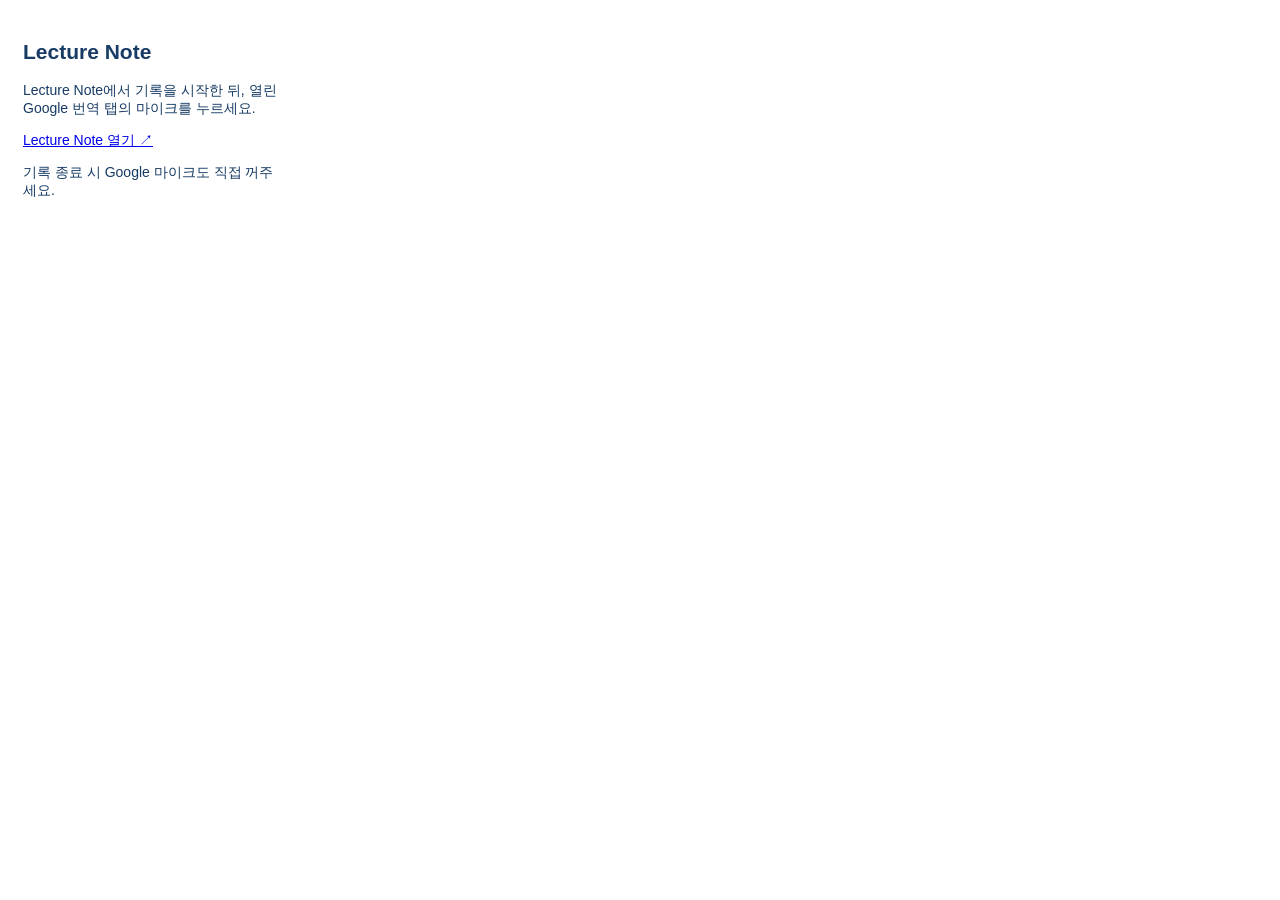
<file: live-translate/extension/popup.html>
<!doctype html><html lang="ko"><meta charset="utf-8"><title>Lecture Note</title><body style="font:14px sans-serif;width:260px;padding:15px;color:#173b64"><h2>Lecture Note</h2><p>Lecture Note에서 기록을 시작한 뒤, 열린 Google 번역 탭의 마이크를 누르세요.</p><a href="https://mopic59-bit.github.io/live-translate/" target="_blank">Lecture Note 열기 ↗</a><p>기록 종료 시 Google 마이크도 직접 꺼주세요.</p></body></html>
</file>
<file: live-translate/style.css>
:root{--ink:#173b64;--muted:#536f8b;--line:#d9e7f5;--blue:#176bc2;--light:#edf6ff;--paper:#fff;font-family:Arial,'Apple SD Gothic Neo','Malgun Gothic',sans-serif;color:var(--ink);background:#f7faff;font-size:14px}*{box-sizing:border-box}body{margin:0}button,input,select,textarea{font:inherit}button,.button{border:1px solid var(--line);border-radius:7px;padding:11px 15px;background:#fff;color:var(--ink);cursor:pointer;text-decoration:none;display:inline-block;line-height:1.2;transition:background .15s}button:hover,.button:hover{background:#e4f2ff}button:disabled{cursor:not-allowed;opacity:.4}.primary{background:var(--blue);color:#fff;border-color:var(--blue)}.primary:hover{background:#12599f}.text-button{border:0;background:transparent;color:var(--blue)}input,select,textarea{border:1px solid var(--line);border-radius:6px;padding:10px;background:#fff;color:var(--ink);width:100%}textarea{resize:vertical}input:focus,select:focus,textarea:focus,button:focus-visible,a:focus-visible{outline:2px solid #4197eb;outline-offset:3px}label{font-size:12px;display:block;line-height:1.8;color:var(--muted)}label input,label select{margin-top:5px}h1,h2,h3,p{margin-top:0}h1{font-size:29px;letter-spacing:-1px;margin:10px 0}h2{font-size:17px;margin:0}h3{font-size:16px}p{line-height:1.7}a{color:var(--blue)}.muted,.fineprint{color:var(--muted);line-height:1.8}.fineprint{font-size:12px;margin:20px 0}.eyebrow{font-size:10px;letter-spacing:2px;font-weight:bold;color:#6287aa}.sidebar{position:fixed;width:232px;height:100vh;background:#eaf4ff;border-right:1px solid var(--line);padding:38px 22px;display:flex;flex-direction:column}.brand{text-decoration:none;display:flex;align-items:center;flex-direction:column;color:var(--ink);margin-bottom:44px}.brand strong{font-size:25px;margin:12px 0 6px;letter-spacing:-.8px}.brand span{font-size:10px;letter-spacing:2.2px;color:#6888a9}nav{display:grid;gap:9px}.nav{text-align:left;padding:14px;border-color:transparent;background:transparent;font-weight:bold;font-size:13px}.nav.active{background:#fff;border-color:#d5e6f7;box-shadow:0 3px 10px #173b6406}.nav small{float:right;color:#7191af}.sidebar-bottom{margin-top:auto;font-size:12px;color:#62809d;line-height:1.8}.sidebar-bottom .eyebrow{font-size:8px;letter-spacing:1.1px}.sidebar-bottom p{margin:12px 0 24px}.sidebar-bottom a{text-decoration:none;font-size:11px}main{margin-left:232px;padding:38px 42px;max-width:1800px}header{display:flex;align-items:center;justify-content:space-between;gap:20px;margin-bottom:30px}header p{color:var(--muted);margin:8px 0 0;font-size:13px}.header-actions{display:flex;gap:8px;white-space:nowrap}.card{background:#fff;border:1px solid var(--line);border-radius:10px}.setup{padding:20px;display:flex;gap:14px;align-items:end}.title-field{flex:1;min-width:120px}.setup select{min-width:145px}.to{align-self:center;margin-top:20px;color:#8aaac9}.target{padding:11px 0;min-width:53px}.controls{display:flex;gap:7px;align-items:center;margin-left:auto}.controls button{padding:11px;font-size:12px}.controls #timer{font-variant-numeric:tabular-nums;font-size:16px;margin:0 6px;letter-spacing:1px}.statusline{display:flex;justify-content:space-between;margin:15px 2px;font-size:11px;color:var(--muted)}#connection i{display:inline-block;width:6px;height:6px;border-radius:50%;background:#9caab7;margin-right:7px}#connection.ok i{background:#238367}.translations{display:grid;grid-template-columns:1fr 1fr;gap:18px;margin-bottom:26px}.transcript{min-height:270px;display:flex;flex-direction:column;overflow:hidden}.panel-heading{display:flex;align-items:center;justify-content:space-between;border-bottom:1px solid var(--line);padding:18px 22px;gap:12px}.panel-heading h2 span{font-size:9px;letter-spacing:1px;color:#7b98b4;margin-left:10px}.badge{font-size:10px;border-radius:4px;background:#edf6ff;color:#6487aa;padding:5px 8px;white-space:nowrap}.transcript p{padding:24px;margin:0;font-size:20px;line-height:1.75;white-space:pre-wrap;overflow-wrap:anywhere;max-height:330px;overflow:auto;flex:1}.transcript p.placeholder{color:#90a5b9;font-size:18px}.transcript p.draft{color:#7993ac}.korean{background:#f5faff}.panel-foot{font-size:10px;color:#8aa0b5;padding:13px 22px}.history-head{display:flex;align-items:center;justify-content:space-between;gap:14px;padding:24px}.history-head h2 span{font-size:12px;color:var(--blue);background:var(--light);padding:3px 7px;margin-left:5px;border-radius:5px}.history-head p{font-size:11px;color:var(--muted);margin:8px 0 0}.history-tools{display:flex;gap:8px}.history-tools input{width:180px;font-size:12px}.history-tools button{font-size:12px;white-space:nowrap}.columns,.record{display:grid;grid-template-columns:110px minmax(0,1fr) minmax(0,1fr) 45px;gap:25px;padding:14px 24px}.columns{border-block:1px solid var(--line);background:#f7fbff;font-size:11px;color:#7592ad}.record{border-bottom:1px solid #edf3f9;align-items:start;padding-block:22px}.record:last-child{border-bottom:0}.record time{font-size:12px;color:#6587a6;font-variant-numeric:tabular-nums}.record time small{display:block;font-size:10px;margin-top:7px;color:#8ba0b3}.record p{margin:0;font-size:14px;line-height:1.8;white-space:pre-wrap;overflow-wrap:anywhere}.record p.translation{font-weight:500;color:#194e80}.record.is-draft p{color:#8ba1b7}.record button{font-size:11px;padding:6px;border:0;background:transparent;color:#7798b7}.record .starred{color:#b6871a}footer{display:flex;align-items:center;justify-content:space-between;gap:10px;border-top:1px solid var(--line);padding:17px 24px;font-size:11px;color:#7d97ad}footer button{padding:8px 13px;font-size:11px;margin-left:6px}.empty{text-align:center;padding:48px 18px 40px;color:#829bb3}.empty>span{font-size:30px;color:#91bfe7}.empty h3{font-size:16px;color:#4b7194;margin:15px 0 10px}.empty p{font-size:12px}.sectionbar{display:flex;justify-content:space-between;align-items:center;margin-bottom:22px;gap:20px}.sectionbar button{margin-left:6px}.lecture-card{padding:23px;margin:14px 0;display:flex;align-items:center;justify-content:space-between;gap:18px}.lecture-card h3{margin-bottom:10px}.lecture-card p{margin:0;font-size:12px;color:var(--muted)}.lecture-card button{font-size:12px;margin-left:5px}.help-intro{padding:32px;margin-bottom:20px;background:#edf6ff}.help-intro h2{font-size:24px;margin:14px 0}.help-intro p{color:var(--muted)}.help-grid{display:grid;grid-template-columns:repeat(3,1fr);gap:18px;margin-bottom:20px}.help-grid article{padding:25px}.help-grid p{font-size:13px;color:var(--muted)}.step{display:inline-block;color:#2379cf;background:#edf6ff;padding:9px;border-radius:6px;font-size:18px;margin-bottom:18px}details{padding:22px;line-height:1.9}summary{cursor:pointer;font-weight:bold}details ul{padding-left:22px;color:var(--muted);font-size:13px}details li{margin:10px 0}code{background:#edf6ff;padding:2px 4px;word-break:break-all}#notice:not(:empty){background:#e4f2ff;border:1px solid #c8def5;padding:13px 18px;border-radius:6px;margin-bottom:18px;font-size:13px;line-height:1.65}#notice.error{background:#fff3e8;color:#885029;border-color:#f1d6bf}dialog{border:1px solid var(--line);border-radius:12px;color:var(--ink);width:min(580px,92vw);padding:28px}dialog::backdrop{background:#173b6445;backdrop-filter:blur(2px)}.dialog-heading{display:flex;justify-content:space-between;align-items:center;margin-bottom:16px}.dialog-heading button{padding:4px 10px}.dialog-actions{display:flex;justify-content:end;gap:8px;margin-top:20px}dialog label{margin-top:12px}.export-options{display:flex;gap:9px;margin:20px 0}#printArea{display:none}[hidden]{display:none!important}@media(max-width:1250px){main{padding:28px}.sidebar{width:200px;padding:30px 15px}main{margin-left:200px}.setup{flex-wrap:wrap}.controls{margin-left:0}.title-field{min-width:240px}header{align-items:start}.header-actions{flex-direction:column}.columns,.record{grid-template-columns:85px 1fr 1fr 35px;gap:15px}.panel-heading{padding:17px}.panel-heading h2 span{display:none}}@media(max-width:850px){.sidebar{position:static;width:100%;height:auto;padding:15px 20px;flex-direction:row;align-items:center;justify-content:space-between}.brand{margin:0;flex-direction:row;gap:10px}.brand img{width:34px;height:34px}.brand strong{font-size:19px;margin:0}.brand span,.sidebar-bottom{display:none}nav{display:flex;gap:2px}.nav{padding:10px;font-size:11px}.nav small{display:none}main{margin:0;padding:24px}h1{font-size:24px}.help-grid{grid-template-columns:1fr}.translations{gap:12px}.transcript p{font-size:18px}.sectionbar{flex-wrap:wrap}}@media(max-width:600px){.sidebar{padding:12px;display:block}.brand{justify-content:center;margin-bottom:12px}nav{justify-content:center}main{padding:20px 14px}header{display:block}.header-actions{margin-top:18px;flex-direction:row}.header-actions>*{font-size:12px}.setup{padding:15px;gap:10px}.title-field{min-width:100%}.controls{flex-wrap:wrap}.controls #timer{width:100%;margin:7px 0}.translations{grid-template-columns:1fr}.transcript{min-height:190px}.transcript p{max-height:220px}.history-head{padding:18px;flex-wrap:wrap}.history-tools{width:100%}.history-tools input{flex:1;width:110px}.columns{display:none}.record{grid-template-columns:1fr 35px;gap:9px;padding:18px}.record time{grid-column:1}.record time small{display:inline;margin-left:10px}.record p{grid-column:1}.record .row-actions{grid-column:2;grid-row:1/4}footer{padding:15px;flex-wrap:wrap}.lecture-card{flex-wrap:wrap}.export-options{flex-wrap:wrap}}@media print{body{background:#fff;color:#111}.sidebar,main,dialog{display:none!important}#printArea{display:block;font-family:Arial,'Malgun Gothic',sans-serif;padding:0}#printArea article{break-inside:avoid;border-bottom:1px solid #ddd;padding:16px 0}#printArea p{white-space:pre-wrap;font-size:12pt;line-height:1.7}#printArea small{color:#555}@page{size:A4;margin:20mm}}
</file>
<file: clinical-tools/coverage/style.css>
:root{--navy:#193849;--teal:#087e83;--ink:#253a45;--muted:#667b85;--line:#dde5e7;--bg:#f5f8f8}*{box-sizing:border-box}body{margin:0;background:var(--bg);color:var(--ink);font-family:Arial,'Noto Sans KR',sans-serif;font-size:15px;line-height:1.65}header{max-width:1400px;margin:auto;padding:24px 44px;display:flex;justify-content:space-between;align-items:center;border-bottom:1px solid var(--line)}.brand{display:flex;gap:12px;font-weight:700;font-size:19px}.brand small{display:block;font-size:11px;font-weight:400;color:var(--muted);letter-spacing:2px}.logo{display:grid;place-items:center;border-radius:12px;background:var(--teal);color:white;width:45px;height:45px}.private{font-size:12px;color:var(--muted);border:1px solid var(--line);padding:5px 13px;border-radius:20px}main{max-width:1320px;margin:auto;padding:0 36px}.intro{display:grid;grid-template-columns:1.4fr 1fr;gap:60px;align-items:center;padding:48px 0 34px}.eyebrow{font-size:10px;font-weight:700;letter-spacing:2px;color:var(--teal)}h1{font-size:38px;line-height:1.35;letter-spacing:-1.5px;margin:12px 0 16px;color:var(--navy)}p{margin:8px 0;color:var(--muted)}.intro aside{padding:28px;border:1px solid var(--line);border-left:4px solid var(--teal);border-radius:4px;background:#fff}.intro h2{font-size:20px;margin:10px 0}h2{font-size:20px}.tag{display:inline-block;font-size:11px;border-radius:4px;padding:4px 8px;background:#e9f4f2;color:#17665f;margin:3px 4px 3px 0}.amber{background:#fff2d6;color:#805913}.notice{padding:15px 20px;background:#edf2f4;border-radius:7px;font-size:12px;color:#526773}.notice strong{color:#324c59}nav{display:flex;gap:25px;border-bottom:1px solid var(--line);margin:26px 0}button,input,select{font:inherit}button,a{touch-action:manipulation}button{cursor:pointer}nav button{border:0;background:none;padding:13px 2px;color:var(--muted);font-weight:700;border-bottom:3px solid transparent}nav .active{color:var(--teal);border-color:var(--teal)}.workspace{display:grid;grid-template-columns:245px 1fr;gap:32px}.filters{background:white;border:1px solid var(--line);border-radius:10px;padding:22px;height:fit-content}.filters h2{margin:0 0 18px;font-size:16px}label{display:block;font-size:12px;font-weight:700;margin:14px 0}input,select{display:block;width:100%;padding:11px;border:1px solid #cfdadd;border-radius:6px;background:#fff;color:var(--ink);font-size:13px;margin-top:7px}input:focus,select:focus{outline:2px solid #7cbbbf;outline-offset:1px}.hint{font-size:11px;line-height:1.8}.secondary{width:100%;padding:9px;border:1px solid var(--line);background:#f4f8f8;border-radius:6px;color:var(--ink);font-size:12px;margin:12px 0}.searchbar{position:relative}.searchbar input{margin:0;padding:16px 40px 16px 17px;border-color:#adc5c9;font-size:15px}.searchbar span{position:absolute;right:15px;top:15px;color:var(--teal)}.result-heading{display:flex;justify-content:space-between;align-items:center;font-size:12px;margin:17px 0}.textbutton{background:none;border:0;color:var(--teal);font-size:12px}.record,.file,.version,.ledger{padding:22px;background:#fff;border:1px solid var(--line);border-radius:8px;margin-bottom:12px}.record h3{font-size:17px;margin:8px 0 12px;color:var(--navy)}.record .meta{font-size:11px;color:var(--muted)}.record .excerpt{font-size:13px;color:#516974;white-space:pre-line;display:-webkit-box;-webkit-line-clamp:3;-webkit-box-orient:vertical;overflow:hidden}.record-bottom{display:flex;justify-content:space-between;align-items:center;margin-top:13px}.record-bottom button,.primary{display:inline-block;background:var(--teal);color:white;border:0;padding:8px 14px;border-radius:5px;text-decoration:none;font-size:12px}.code{font-family:monospace;font-size:12px;padding:3px 7px;background:#f0f4f6;border-radius:4px;margin:3px;display:inline-block;color:#315968}.section-heading{display:flex;justify-content:space-between;align-items:center;margin-bottom:20px}.section-heading h2{margin-bottom:0}.section-heading p{font-size:13px}.file h3,.version h3{margin:0 0 6px;font-size:16px}.file p,.version p,.ledger p{font-size:13px}.file-links{display:flex;gap:18px;flex-wrap:wrap;margin-top:10px}a{color:var(--teal)}.file-links a{font-size:12px}.warnbox{padding:20px;background:#fff5df;border:1px solid #e9d9b0;border-radius:8px;color:#6c5428;margin:16px 0}.warnbox p{color:inherit}.empty{text-align:center;padding:70px 25px;background:white;border:1px dashed #c9d5d8;border-radius:10px}#pages{display:flex;justify-content:center;gap:12px;padding:20px}#pages button{border:1px solid var(--line);padding:7px 15px;background:white;border-radius:5px}footer{font-size:11px;margin-top:60px;border-top:1px solid var(--line);padding:25px 0 35px}footer strong{color:#566d76}dialog{border:0;border-radius:12px;max-width:780px;width:calc(100% - 32px);padding:28px;max-height:85vh;color:var(--ink);box-shadow:0 20px 80px #1236}dialog::backdrop{background:#152e48aa}.dialog-top{display:flex;justify-content:space-between;align-items:center}.dialog-top button{border:0;background:#f0f4f4;border-radius:30px;width:34px;height:34px}.raw{font:inherit;font-size:14px;white-space:pre-wrap;line-height:1.9;background:#f7f9f9;border:1px solid var(--line);padding:18px;border-radius:6px}.detail-note{font-size:12px;color:var(--muted)}[hidden]{display:none!important}@media(max-width:800px){header{padding:18px}.brand{font-size:16px}.private{display:none}main{padding:0 18px}.intro{grid-template-columns:1fr;gap:20px;padding:30px 0}h1{font-size:30px}.intro aside{padding:20px}.workspace{grid-template-columns:1fr;gap:20px}.filters{display:grid;grid-template-columns:1fr 1fr;gap:0 12px;padding:15px}.filters h2,.filters .hint{grid-column:1/-1}.filters label{margin:6px 0}.section-heading{display:block}.section-heading .primary{margin-top:15px}nav{gap:20px;font-size:13px}.record{padding:18px}.desktop{display:none}.record-bottom{gap:10px}.record-bottom button{white-space:nowrap}}

.file-filters{display:grid;grid-template-columns:1fr 160px;gap:12px}#file-count{font-size:12px;margin:14px 0}#file-pages{display:flex;justify-content:center;align-items:center;gap:12px;padding:20px}#file-pages button{padding:7px 15px;background:white;border:1px solid var(--line);border-radius:5px}

.compare-info{background:#edf4f5;border-radius:8px;padding:20px;margin:22px 0}.compare-info h3{margin:0}.compare-info p{font-size:13px}.compare-info button{max-width:380px;cursor:not-allowed;color:#71858c}

.record h3{display:-webkit-box;-webkit-line-clamp:2;-webkit-box-orient:vertical;overflow:hidden}.detail-note{overflow-wrap:anywhere}

.zip-parts{display:flex;flex-wrap:wrap;gap:10px;margin-bottom:22px}.zip-parts a{border:1px solid #bdd4d7;border-radius:6px;padding:9px 14px;font-size:12px;text-decoration:none;background:white}.zip-parts small{display:block;color:#71818b;font-size:10px}

.comparison-pair{display:grid;grid-template-columns:1fr 1fr;gap:20px}.comparison-pair>div{min-width:0}.comparison-pair pre{max-height:500px;overflow:auto;font-size:12px}summary{cursor:pointer;color:var(--teal);font-size:12px;margin:14px 0}@media(max-width:800px){.comparison-pair{grid-template-columns:1fr}nav{gap:12px;font-size:12px}}
/* Shared visual language with mopic59-bit.github.io (verified 2026-10-17). */
:root{--navy:#173b64;--teal:#176bc2;--ink:#173b64;--muted:#536f8b;--line:#d9e7f5;--bg:#ffffff}
body{font-family:Arial,'Malgun Gothic',sans-serif}.eyebrow{color:#2379cf}.notice{background:#edf6ff;color:#536f8b}.notice strong{color:#173b64}.intro aside{background:#fff}.tag{background:#e4f2ff;color:#176bc2}.tag.amber{background:#fff2d6;color:#805913}input,select{border-color:#99b9d9}input:focus,select:focus{outline-color:#4197eb}.searchbar input{border-color:#99b9d9}.secondary{background:#edf6ff}.code{background:#edf6ff;color:#173b64}.record .excerpt{color:#536f8b}.raw{background:#f7fbff}.compare-info{background:#edf6ff}.zip-parts a{border-color:#d9e7f5}.dialog-top button{background:#edf6ff}dialog{box-shadow:0 12px 45px #173b6430}
/* Dedicated source-faithful rare-disease table. */
.rare-controls{display:grid;grid-template-columns:1.4fr 1.2fr 1fr 1fr auto;gap:14px;align-items:end;margin:24px 0}.rare-controls label{display:flex;flex-direction:column;gap:8px;font-size:12px;font-weight:600}.rare-controls button{min-height:42px;padding:10px 16px;white-space:nowrap}.rare-controls input,.rare-controls select{width:100%;min-width:0}.rare-common{background:#f7fbff;border:1px solid var(--line);border-radius:8px;padding:4px 20px;margin-top:18px}.rare-common summary{font-weight:700;font-size:14px}.rare-common p{white-space:pre-wrap;font-size:14px;line-height:1.8}.rare-result-heading{display:flex;justify-content:space-between;align-items:center;margin:20px 0 8px;gap:16px}.rare-table-scroll{max-height:72vh;overflow:auto;border:1px solid #b8cee4;border-radius:8px;background:white;margin-bottom:20px;overscroll-behavior:contain}.rare-table{border-collapse:separate;border-spacing:0;width:100%;min-width:850px;table-layout:fixed;font-size:14px;line-height:1.65}.rare-table caption{text-align:left;padding:12px 16px;font-size:12px;background:#f7fbff}.rare-table th,.rare-table td{padding:13px 16px;border-bottom:1px solid var(--line);border-right:1px solid var(--line);white-space:pre-wrap;overflow-wrap:anywhere;vertical-align:top}.rare-table thead th{position:sticky;top:0;background:#173b64;color:white;z-index:2;vertical-align:middle;text-align:left}.rare-table td:last-child,.rare-table th:last-child{border-right:0}.rare-table tbody tr:last-child td{border-bottom:0}.rare-table .rare-context td{background:#edf6ff;font-weight:600}.rare-table .rare-hit td{background:#fff9eb}.rare-table .source-index{font-size:10px;display:block;color:#6e8399;margin-bottom:4px}.rare-table .rare-code{font-family:ui-monospace,SFMono-Regular,Consolas,monospace;white-space:pre-wrap}.rare-open{padding:12px 18px;margin-bottom:18px;cursor:pointer}.rare-source{display:flex;flex-wrap:wrap;gap:14px;align-items:center}.rare-source p{margin:0}.rare-table-scroll:focus{outline:3px solid #4197eb;outline-offset:3px}
@media(max-width:900px){.rare-controls{grid-template-columns:1fr 1fr}.rare-controls label:first-child{grid-column:1/-1}.rare-controls button{grid-column:1/-1}.rare-result-heading{align-items:flex-start;flex-direction:column;gap:0}.rare-table-scroll{max-height:68vh}.rare-table{font-size:13px}nav{overflow-x:auto;white-space:nowrap}}
/* Original annex tables: preserve geometry and context while highlighting matches. */
.annex-selectors{display:grid;grid-template-columns:1fr 2fr;gap:18px;margin:24px 0 12px}.annex-selectors label,.annex-filterbox label{display:flex;flex-direction:column;gap:8px;font-size:12px;font-weight:600}.annex-selectors select{width:100%;min-width:0}.annex-filterbox{background:#f7fbff;border:1px solid var(--line);padding:18px;border-radius:8px;margin:22px 0}.annex-filterbox>label{max-width:650px}#table-fields{display:grid;grid-template-columns:repeat(auto-fit,minmax(170px,1fr));gap:14px;margin:14px 0}.annex-filterbox input{width:100%;min-width:0}.annex-filterbox button,.annex-hit-controls button{padding:9px 14px;cursor:pointer}.annex-hit-controls{display:flex;justify-content:space-between;align-items:center;gap:15px;flex-wrap:wrap}.annex-hit-controls>div{display:flex;gap:8px;align-items:center;flex-wrap:wrap}#table-hit-position{font-size:12px}.annex-paragraph{white-space:pre-wrap;line-height:1.85;font-size:14px;margin:18px 0}.annex-table-scroll{overflow:auto;max-height:72vh;max-width:100%;border:1px solid #b8cee4;border-radius:8px;margin:18px 0;overscroll-behavior:contain}.annex-table{border-collapse:separate;border-spacing:0;min-width:680px;width:100%;font-size:14px;line-height:1.75}.annex-table caption{text-align:left;padding:12px 16px;font-size:12px;background:#f7fbff}.annex-table th,.annex-table td{padding:12px 15px;border-right:1px solid var(--line);border-bottom:1px solid var(--line);white-space:pre-wrap;vertical-align:top;min-width:80px;overflow-wrap:anywhere}.annex-table th{background:#173b64;color:white;text-align:left}.annex-table .annex-hit td{background:#fff0bd}.annex-hit:focus{outline:3px solid #e8a019;outline-offset:-3px}.annex-table-scroll:focus{outline:3px solid #4197eb;outline-offset:2px}@media(max-width:800px){.annex-selectors{grid-template-columns:1fr}.annex-table{font-size:13px}.annex-filterbox{padding:14px}#table-fields{grid-template-columns:1fr 1fr}}

.annex-hit-controls button{width:auto;margin:0}.annex-hit-controls>div{gap:10px}.annex-hit{scroll-margin-top:12px}
</file>
<file: clinical-tools/coverage/revision-status.css>
.revision-panel{margin:24px 0 0;padding:22px 24px;background:#f4f8f7;border:1px solid #ccdcd6;border-radius:16px}.revision-panel h2{font-size:18px;margin:0 0 16px}.revision-grid{display:grid;grid-template-columns:repeat(4,minmax(0,1fr));gap:16px}.revision-grid small,.revision-grid strong{display:block}.revision-grid small{font-size:12px;color:#536a61;margin-bottom:6px}.revision-grid strong{font-size:15px;line-height:1.5}.revision-panel p{font-size:12px;color:#536a61;line-height:1.65;margin:12px 0 0}.revision-links{display:flex;gap:10px 18px;flex-wrap:wrap;margin-top:14px;align-items:center}.revision-links a,.revision-links button{font-size:12px;color:#245e4b;text-decoration:underline;background:none;border:0;padding:0;cursor:pointer}.revision-panel[data-state=pending],.revision-panel[data-state=failed]{background:#fff8eb;border-color:#e7cd98}@media(max-width:760px){.revision-panel{padding:18px 16px}.revision-grid{grid-template-columns:1fr 1fr;gap:18px 12px}}
</file>
<file: clinical-tools/regimens/style.css>
:root{--ink:#173b64;--muted:#536f8b;--teal:#176bc2;--border:#d9e7f5;--light:#f7fbff}*{box-sizing:border-box}body{margin:0;font-family:Arial,'Malgun Gothic',sans-serif;color:var(--ink);background:#ffffff;font-size:14px}button,input,select{font:inherit}button,a{touch-action:manipulation}button{cursor:pointer}a{color:var(--teal);text-decoration:none}button:focus-visible,a:focus-visible,input:focus-visible,select:focus-visible{outline:3px solid #4197eb;outline-offset:3px}header{height:86px;background:white;border-bottom:1px solid var(--border);padding:0 38px;display:flex;align-items:center;justify-content:space-between}.brand{display:flex;align-items:center;gap:12px;color:var(--ink);font-weight:750;font-size:20px}.brand small{display:block;font-size:9px;letter-spacing:1.8px;margin-top:5px;color:var(--muted)}.logo{background:var(--ink);color:white;border-radius:10px;padding:10px;font:italic 25px Georgia}.header-right{display:flex;align-items:center;gap:22px;font-size:12px}.header-right>span{color:var(--muted)}button{border:1px solid var(--border);background:white;color:var(--ink);border-radius:7px;padding:8px 12px}main{max-width:1700px;margin:auto;padding:30px 36px}.intro{display:flex;justify-content:space-between;align-items:center;margin:8px 0 25px}.eyebrow{color:var(--teal);font-size:12px;font-weight:700;letter-spacing:.5px}h1{font-size:30px;letter-spacing:-1px;margin:12px 0}p{line-height:1.7}.intro p{color:var(--muted);margin:0}.total{text-align:right}.total strong{display:block;font-size:36px;letter-spacing:-1px}.total span{color:var(--muted);font-size:12px}.notice{display:flex;gap:18px;background:#e4f2ff;border:1px solid #c5dcee;border-radius:9px;padding:15px 18px;font-size:12px;line-height:1.7}.notice b{color:#173b64;white-space:nowrap}.notice span{color:#466887}.tabs{display:flex;gap:24px;margin-top:27px;border-bottom:1px solid var(--border)}.tabs button{border:0;border-radius:0;background:none;padding:12px 3px;font-weight:700;color:var(--muted)}.tabs button.active{color:var(--teal);border-bottom:3px solid var(--teal)}.tabs span{font-size:11px;background:#e4f2ff;padding:3px 5px;border-radius:4px;margin-left:5px}.workspace{display:grid;grid-template-columns:235px minmax(290px,370px) minmax(300px,1fr);border:1px solid var(--border);border-top:0;background:white;min-height:650px;border-radius:0 0 10px 10px;overflow:hidden}.filters{padding:24px 18px;background:#f7fbff;border-right:1px solid var(--border)}h2{font-size:16px;margin:0}.filter-title{display:flex;justify-content:space-between;align-items:center;margin-bottom:24px}.filter-title button{font-size:11px;padding:5px 7px;color:var(--muted)}.filters>label{display:block;font-weight:700;margin:21px 0 9px}.filters input:not([type=radio]),select{width:100%;min-height:42px;border:1px solid #99b9d9;border-radius:6px;padding:10px;background:white;color:var(--ink)}.filters small{display:block;font-size:11px;color:var(--muted);line-height:1.6;margin-top:8px}fieldset{border:0;padding:0;margin:26px 0}legend{font-weight:700;margin-bottom:12px}fieldset label{display:flex;align-items:center;font-size:12px;margin:14px 0;gap:6px}fieldset b{margin-left:auto;color:var(--muted);font-size:11px}input[type=radio]{accent-color:var(--teal)}.source-mini{border-top:1px solid var(--border);padding-top:20px;font-size:11px;color:var(--muted)}.results{border-right:1px solid var(--border)}.result-heading{padding:22px 18px;display:flex;align-items:center;justify-content:space-between;border-bottom:1px solid var(--border)}.result-heading h2{font-size:14px}.result-heading h2 span{color:var(--teal);margin-left:6px}.result-heading>span{font-size:10px;color:var(--muted)}#list{max-height:800px;overflow-y:auto}.record{width:100%;text-align:left;border:0;border-bottom:1px solid var(--border);padding:18px;border-radius:0;display:block;background:white}.record:hover{background:#f1f8ff}.record.selected{background:#edf6ff;box-shadow:inset 3px 0 var(--teal)}.record-top{display:flex;align-items:center;justify-content:space-between;gap:8px;margin-bottom:10px}.badge{font-size:10px;border-radius:4px;padding:4px 6px;display:inline-block;font-weight:700}.recognized{background:#dcf1ee;color:#086f66}.rejected{background:#f9e8e8;color:#a53a42}.pending{background:#fff0d4;color:#8c630e}.history{background:#e8edf8;color:#4a5d8a}.code{font-size:10px;color:var(--muted)}.record strong{font-size:14px;line-height:1.55;display:block;overflow-wrap:anywhere}.record p{font-size:12px;color:var(--muted);margin:8px 0 0}.detail{padding:28px;max-height:865px;overflow-y:auto;scroll-margin-top:10px}.detail h2{font-size:22px;line-height:1.5;margin:16px 0 12px;overflow-wrap:anywhere}.detail .disease-title{color:var(--teal);font-size:14px;margin-bottom:22px}.section{margin-top:23px;border-top:1px solid var(--border);padding-top:20px}.section h3{font-size:12px;color:var(--muted);margin:0 0 10px}.pre{white-space:pre-wrap;overflow-wrap:anywhere;line-height:1.8;font-size:13px}.dose{background:#f1f8ff;border-radius:8px;padding:18px;line-height:1.85}.warning{background:#fff5e4;border-left:3px solid #d59a33;padding:12px;margin:14px 0;font-size:12px;line-height:1.7}.source{font-size:11px;color:var(--muted);line-height:1.8;word-break:break-all}.empty{text-align:center;padding:100px 15px;color:var(--muted)}.empty>span{font-size:58px;color:#adc0cb}.empty h2{font-size:18px}.empty p{font-size:12px}.history-pair{display:grid;grid-template-columns:1fr 1fr;gap:20px}.history-pair h4{font-size:12px;color:var(--teal)}details{margin:16px 0}summary{cursor:pointer;font-weight:700;font-size:13px}dialog{max-width:760px;width:calc(100% - 30px);border:1px solid var(--border);border-radius:14px;padding:30px;color:var(--ink);max-height:85vh}dialog::backdrop{background:#173b6480}.close{float:right}dialog h3{margin-top:28px}#guideContent{font-size:12px}.mobile-back{display:none}@media(max-width:1100px){main{padding:24px 18px}.workspace{grid-template-columns:210px 300px minmax(260px,1fr)}.detail{padding:20px}header{padding:0 20px}.notice{display:block}.notice b{display:block;margin-bottom:6px}}@media(max-width:850px){.workspace{grid-template-columns:220px 1fr}.detail{grid-column:1/-1;border-top:1px solid var(--border);max-height:none}#list{max-height:480px}.intro h1{font-size:25px}.total{display:none}}@media(max-width:560px){header{height:auto;min-height:80px;padding:14px 16px;align-items:flex-start;gap:12px}.brand{font-size:16px}.brand small{font-size:7px}.header-right{gap:8px;flex-wrap:wrap;justify-content:flex-end;font-size:10px;max-width:150px}.header-right>span{display:none}.header-right button{font-size:10px}main{padding:20px 12px}.intro{margin:0 4px 20px}.intro h1{font-size:24px}.intro p{font-size:12px}.workspace{display:block}.filters{border-right:0;border-bottom:1px solid var(--border);padding:16px}.filter-title{margin-bottom:5px}.filters>label{margin-top:13px}fieldset{margin:17px 0 0;display:flex;flex-wrap:wrap;gap:8px}fieldset label{margin:4px 0}fieldset b{display:none}.source-mini{display:none}#list{max-height:460px}.detail{padding:22px 18px}.detail h2{font-size:20px}.history-pair{display:block}.mobile-back{display:inline-block;margin-bottom:12px}}

[hidden]{display:none!important}

/* Shared visual language with the research homepage. Status colors remain semantic. */
.logo{background:#e4f2ff;color:#176bc2;border:1px solid #c5dcee;border-radius:5px}.eyebrow{color:#536f8b;letter-spacing:.12em}.brand{letter-spacing:.02em}.notice,.dose{border-radius:5px}.workspace{border-radius:0 0 5px 5px}.record.selected{background:#e4f2ff}.tabs button.active{color:#176bc2}.header-right a:hover,header>a:hover{text-decoration:underline;text-underline-offset:4px}

/* Workbook filename version: derived from the loaded dataset, not the check date. */
.title-row{display:flex;align-items:center;flex-wrap:wrap;gap:4px 20px;margin:12px 0}.title-row h1{margin:0}.source-version-date{display:inline-block;font-size:13px;line-height:1.6;font-weight:600;color:var(--muted);background:var(--light);border:1px solid var(--border);border-radius:5px;padding:6px 10px;max-width:100%;overflow-wrap:anywhere}@media(max-width:560px){.title-row{gap:8px}.source-version-date{font-size:12px}}
</file>
